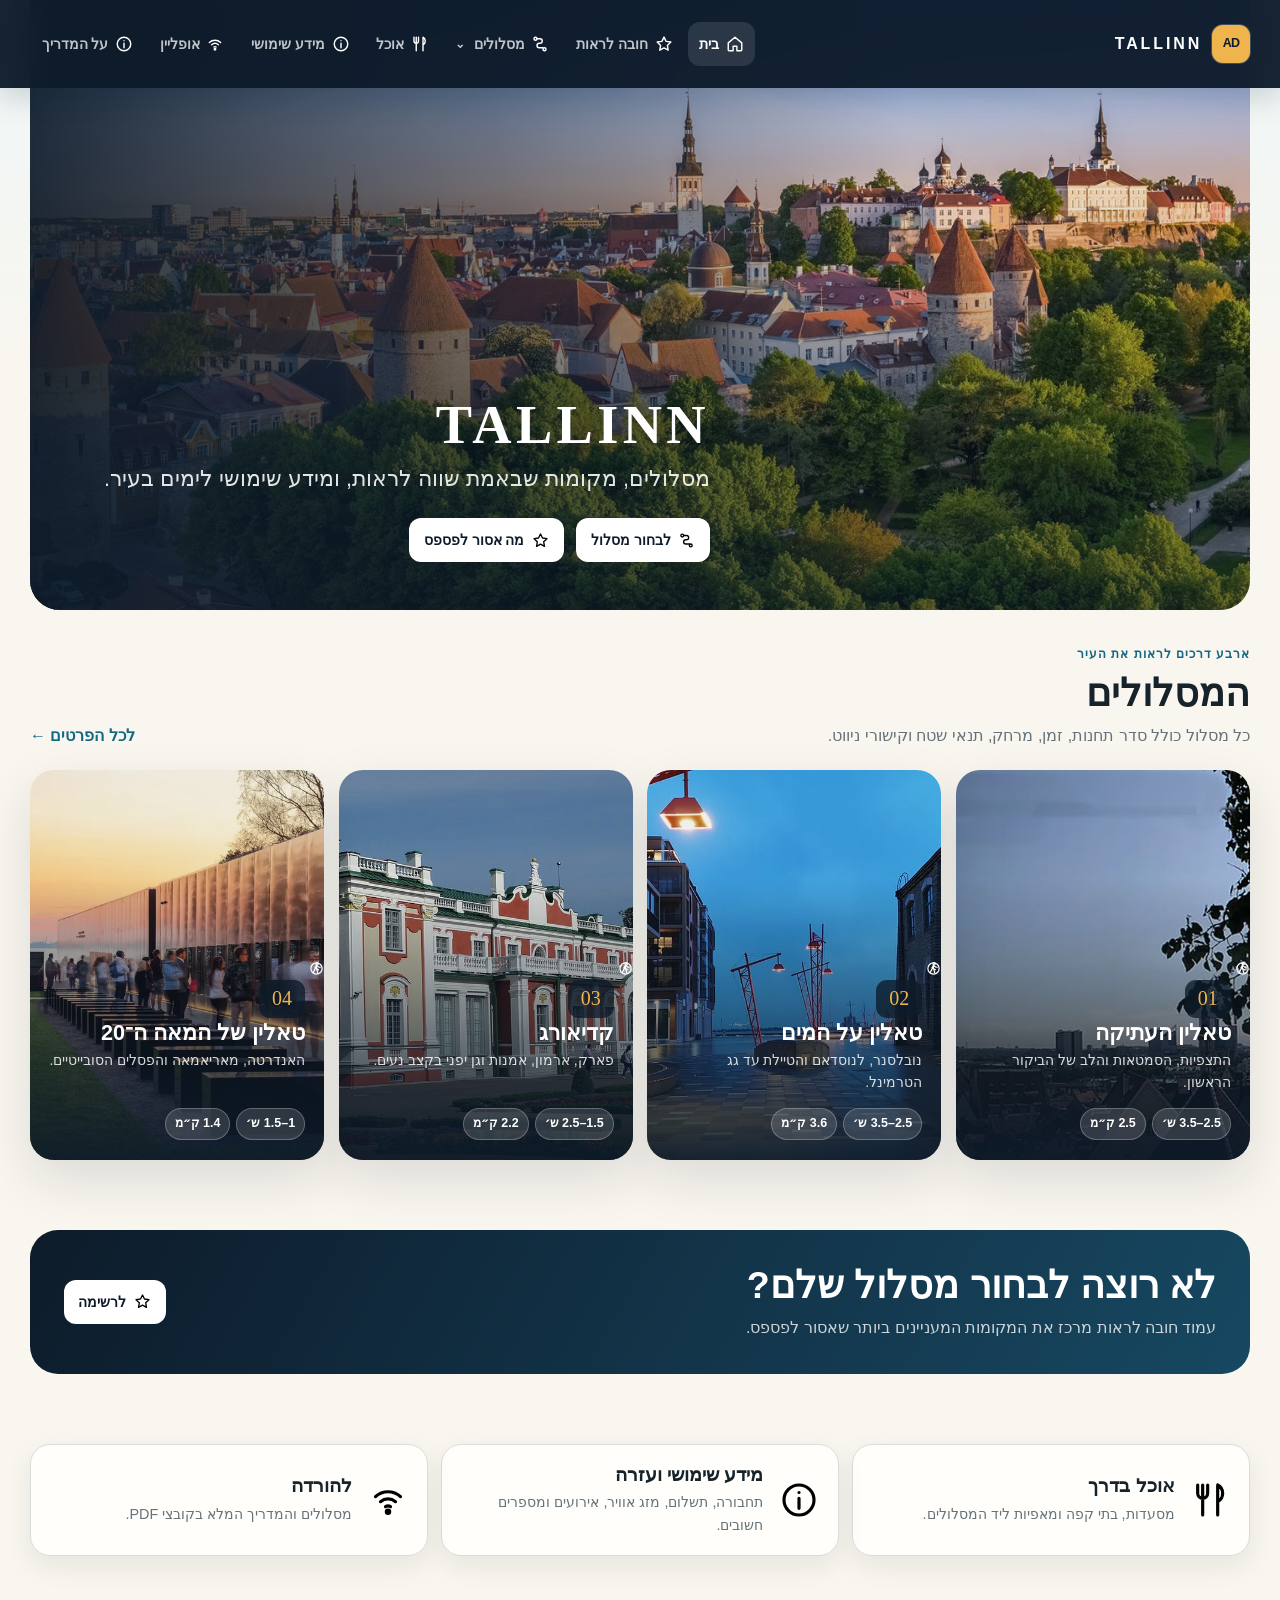
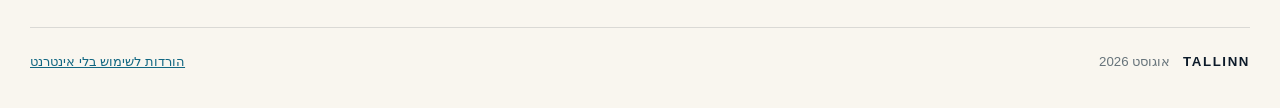
<file: index.html>
<!DOCTYPE html>
<html dir="rtl" lang="he"><head><meta charset="utf-8"/><meta content="width=device-width,initial-scale=1,viewport-fit=cover" name="viewport"/><meta content="#0D1B2A" name="theme-color"/><meta content="מסלולים, מקומות ומידע שימושי לטאלין" name="description"/><title>טאלין</title><link href="assets/images/icon-192.png" rel="icon"/><link href="assets/images/icon-192.png" rel="apple-touch-icon"/><link href="manifest.webmanifest" rel="manifest"/><link href="assets/css/styles.css?v=20260809c" rel="stylesheet"/><script defer="" src="assets/js/app.js?v=20260809c"></script></head><body class="home-page" data-page="index.html"><a class="skip-link" href="#main">דלג לתוכן</a><header class="site-header" id="siteHeader">
<a aria-label="חזרה לדף הבית" class="brand" href="index.html"><span class="brand-copy"><strong>TALLINN</strong></span></a>
<button aria-controls="siteNav" aria-expanded="false" aria-label="פתיחת תפריט" class="menu-button" id="menuButton" type="button"><span></span><span></span><span></span></button>
<nav aria-label="ניווט ראשי" class="site-nav" id="siteNav"><a class="nav-link active" href="index.html"><img alt="" aria-hidden="true" class="nav-icon" src="assets/icons/home.svg"/><span>בית</span></a><a class="nav-link" href="must-see.html"><img alt="" aria-hidden="true" class="nav-icon" src="assets/icons/star.svg"/><span>חובה לראות</span></a><a class="nav-link" href="routes.html"><img alt="" aria-hidden="true" class="nav-icon" src="assets/icons/route.svg"/><span>מסלולים</span></a><a class="nav-link" href="food.html"><img alt="" aria-hidden="true" class="nav-icon" src="assets/icons/food.svg"/><span>אוכל</span></a><a class="nav-link" href="essentials.html"><img alt="" aria-hidden="true" class="nav-icon" src="assets/icons/info.svg"/><span>מידע שימושי</span></a><a class="nav-link" href="about.html"><img alt="" aria-hidden="true" class="nav-icon" src="assets/icons/info.svg"/><span>על המדריך</span></a></nav></header><div class="menu-backdrop" hidden="" id="menuBackdrop"></div><main class="page-shell" id="main"><section class="home-hero">
<img alt="מגדלי החומה, הגגות והצריחים של העיר העתיקה בטאלין" class="home-hero-image" fetchpriority="high" src="assets/images/old-town-hero-r5-optimized.jpg"/><div class="home-hero-overlay"></div>
<div class="home-hero-content"><h1 class="tallinn-lockup">TALLINN</h1><p>מסלולים, מקומות שבאמת שווה לראות, ומידע שימושי לימים בעיר.</p><div class="button-row"><a class="btn btn-light" href="routes.html"><img alt="" aria-hidden="true" class="icon" src="assets/icons/route.svg"/>לבחור מסלול</a><a class="btn btn-light" href="must-see.html"><img alt="" aria-hidden="true" class="icon" src="assets/icons/star.svg"/>מה אסור לפספס</a></div></div></section>
<section class="section first-section"><div class="section-heading"><div><span class="section-kicker">ארבע דרכים לראות את העיר</span><h2>המסלולים</h2><p>כל מסלול כולל סדר תחנות, זמן, מרחק, תנאי שטח וקישורי ניווט.</p></div><a class="text-link" href="routes.html">לכל הפרטים ←</a></div>
<div class="route-card-grid">
<a class="route-card" href="routes.html#old-town"><img alt="העיר העתיקה" src="assets/images/old-town-900.webp"/><div class="route-card-shade"></div><div class="route-card-content"><span>01</span><h3>טאלין העתיקה</h3><p>התצפיות, הסמטאות והלב של הביקור הראשון.</p><div><span class="meta-chip"><img alt="" aria-hidden="true" class="icon" src="assets/icons/clock.svg"/>2.5–3.5 ש׳</span><span class="meta-chip"><img alt="" aria-hidden="true" class="icon" src="assets/icons/walk.svg"/>2.5 ק״מ</span></div></div></a>
<a class="route-card" href="routes.html#waterfront"><img alt="נובלסנר וקו המים" src="assets/images/noblessner-900.webp"/><div class="route-card-shade"></div><div class="route-card-content"><span>02</span><h3>טאלין על המים</h3><p>נובלסנר, לנוסדאם והטיילת עד גג הטרמינל.</p><div><span class="meta-chip"><img alt="" aria-hidden="true" class="icon" src="assets/icons/clock.svg"/>2.5–3.5 ש׳</span><span class="meta-chip"><img alt="" aria-hidden="true" class="icon" src="assets/icons/walk.svg"/>3.6 ק״מ</span></div></div></a>
<a class="route-card" href="routes.html#kadriorg"><img alt="ארמון קדיאורג" src="assets/images/kadriorg-900.webp"/><div class="route-card-shade"></div><div class="route-card-content"><span>03</span><h3>קדיאורג</h3><p>פארק, ארמון, אמנות וגן יפני בקצב נעים.</p><div><span class="meta-chip"><img alt="" aria-hidden="true" class="icon" src="assets/icons/clock.svg"/>1.5–2.5 ש׳</span><span class="meta-chip"><img alt="" aria-hidden="true" class="icon" src="assets/icons/walk.svg"/>2.2 ק״מ</span></div></div></a>
<a class="route-card" href="routes.html#modern-history"><img alt="אנדרטת קורבנות הקומוניזם" src="assets/images/modern-history-900.webp"/><div class="route-card-shade"></div><div class="route-card-content"><span>04</span><h3>טאלין של המאה ה־20</h3><p>האנדרטה, מאריאמאה והפסלים הסובייטיים.</p><div><span class="meta-chip"><img alt="" aria-hidden="true" class="icon" src="assets/icons/clock.svg"/>1–1.5 ש׳</span><span class="meta-chip"><img alt="" aria-hidden="true" class="icon" src="assets/icons/walk.svg"/>1.4 ק״מ</span></div></div></a>
</div></section>
<section class="section"><div class="feature-banner"><div><h2>לא רוצה לבחור מסלול שלם?</h2><p>עמוד חובה לראות מרכז את המקומות המעניינים ביותר שאסור לפספס.</p></div><a class="btn btn-light" href="must-see.html"><img alt="" aria-hidden="true" class="icon" src="assets/icons/star.svg"/>לרשימה</a></div></section>
<section class="section"><div class="mini-grid"><a class="mini-card" href="food.html"><img alt="" aria-hidden="true" class="large-icon" src="assets/icons/food.svg"/><div><h3>אוכל בדרך</h3><p>מסעדות, בתי קפה ומאפיות ליד המסלולים.</p></div></a><a class="mini-card" href="essentials.html"><img alt="" aria-hidden="true" class="large-icon" src="assets/icons/info.svg"/><div><h3>מידע שימושי ועזרה</h3><p>תחבורה, תשלום, מזג אוויר, אירועים ומספרים חשובים.</p></div></a><a class="mini-card" href="offline.html"><img alt="" aria-hidden="true" class="large-icon" src="assets/icons/wifi.svg"/><div><h3>להורדה</h3><p>מסלולים והמדריך המלא בקובצי PDF.</p></div></a></div></section></main><footer class="site-footer"><div><strong>TALLINN</strong><span>אוגוסט 2026</span></div><div class="footer-links"><a href="offline.html">הורדות לשימוש בלי אינטרנט</a></div></footer>
<div aria-live="polite" class="toast" id="toast" role="status"></div>
<!-- Cloudflare Web Analytics --><script type='module' src='https://static.cloudflareinsights.com/beacon.min.js' data-cf-beacon='{"token": "f7202adf0ae546b29831c4b6bbd35217"}'></script><!-- End Cloudflare Web Analytics -->
</body></html>
</file>
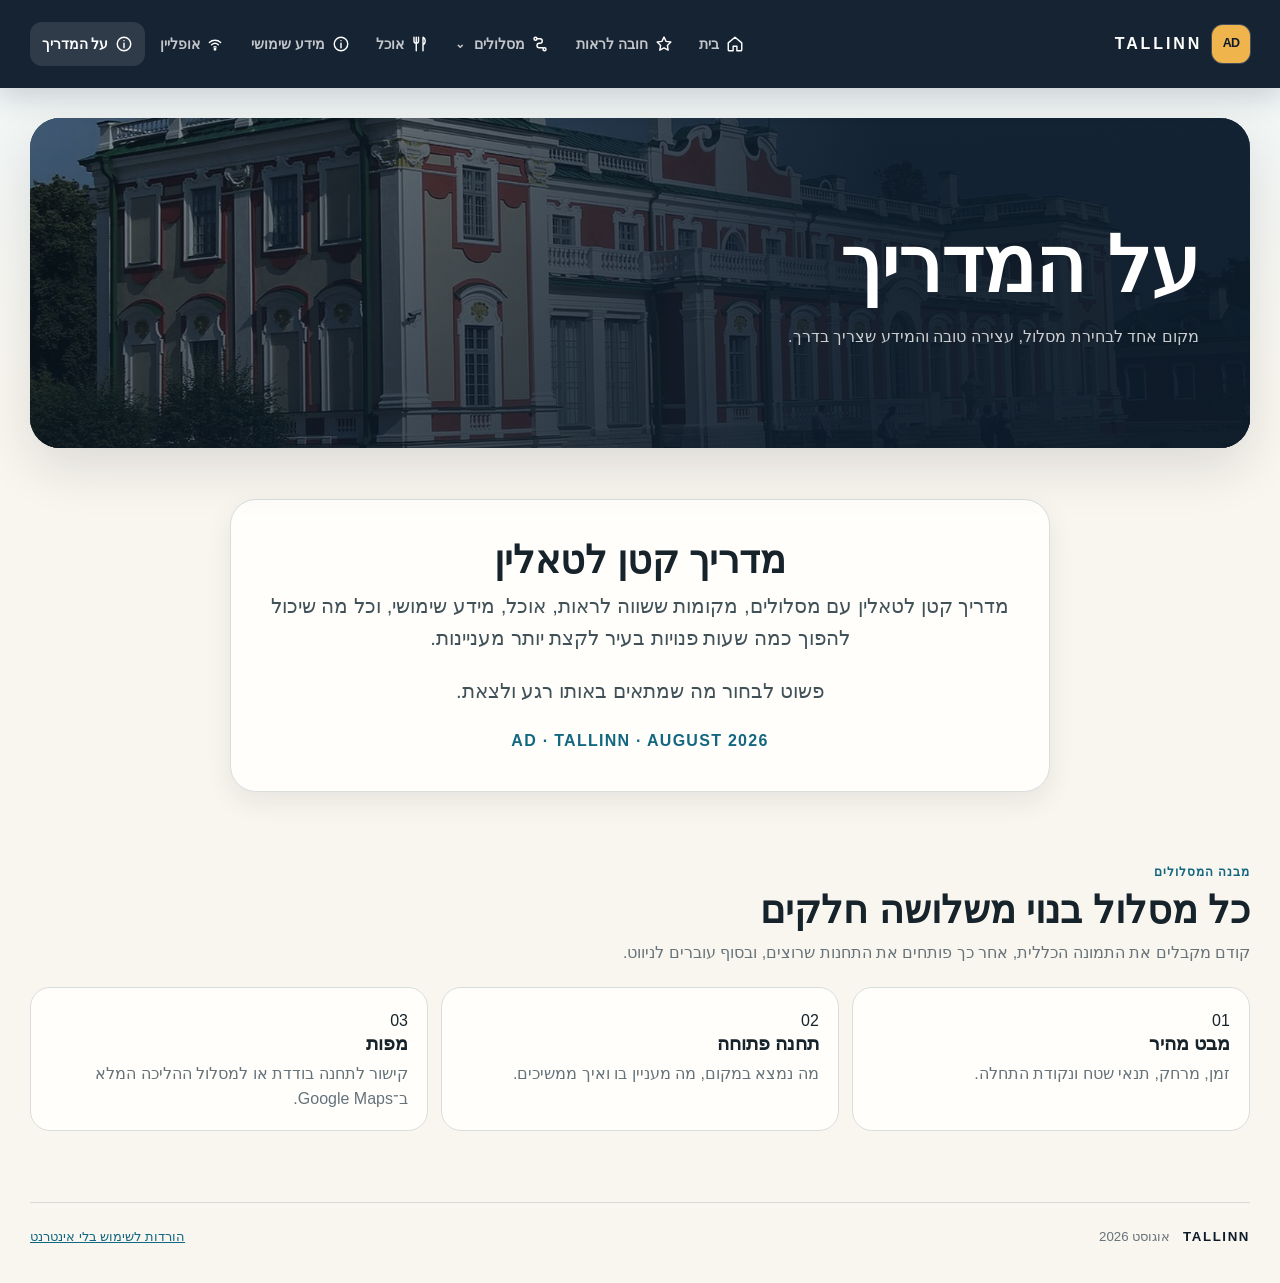
<file: about.html>
<!doctype html>
<html lang="he" dir="rtl">
<head>
<meta charset="utf-8">
<meta name="viewport" content="width=device-width,initial-scale=1,viewport-fit=cover">
<meta name="theme-color" content="#0D1B2A">
<meta name="description" content="על מדריך טאלין ומבנה המסלולים">
<title>על המדריך | טאלין</title>
<link rel="icon" href="assets/images/icon-192.png">
<link rel="apple-touch-icon" href="assets/images/icon-192.png">
<link rel="manifest" href="manifest.webmanifest">
<link rel="stylesheet" href="assets/css/styles.css?v=20260809c">
<script src="assets/js/app.js?v=20260809c" defer>
</script>
</head>
<body data-page="about.html" class="about-page">
<a class="skip-link" href="#main">דלג לתוכן</a>
<header class="site-header" id="siteHeader">
<a class="brand" href="index.html" aria-label="חזרה לדף הבית">
<span class="brand-copy">
<strong>TALLINN</strong>
</span>
</a>
<button class="menu-button" id="menuButton" type="button" aria-expanded="false" aria-controls="siteNav" aria-label="פתיחת תפריט">
<span>
</span>
<span>
</span>
<span>
</span>
</button>
<nav class="site-nav" id="siteNav" aria-label="ניווט ראשי">
<a class="nav-link" href="index.html">
<img class="nav-icon" src="assets/icons/home.svg" alt="" aria-hidden="true">
<span>בית</span>
</a>
<a class="nav-link" href="must-see.html">
<img class="nav-icon" src="assets/icons/star.svg" alt="" aria-hidden="true">
<span>חובה לראות</span>
</a>
<a class="nav-link" href="routes.html">
<img class="nav-icon" src="assets/icons/route.svg" alt="" aria-hidden="true">
<span>מסלולים</span>
</a>
<a class="nav-link" href="food.html">
<img class="nav-icon" src="assets/icons/food.svg" alt="" aria-hidden="true">
<span>אוכל</span>
</a>
<a class="nav-link" href="essentials.html">
<img class="nav-icon" src="assets/icons/info.svg" alt="" aria-hidden="true">
<span>מידע שימושי</span>
</a>
<a class="nav-link active" href="about.html">
<img class="nav-icon" src="assets/icons/info.svg" alt="" aria-hidden="true">
<span>על המדריך</span>
</a>
</nav>
</header>
<div class="menu-backdrop" id="menuBackdrop" hidden>
</div>
<main id="main" class="page-shell">
<section class="page-hero compact visual-hero hero-about">
<div class="page-hero-copy">
<h1>על המדריך</h1>
<p>מקום אחד לבחירת מסלול, עצירה טובה והמידע שצריך בדרך.</p>
</div>
</section>
<section class="section">
<div class="about-card">
<h2>מדריך קטן לטאלין</h2>
<p>מדריך קטן לטאלין עם מסלולים, מקומות ששווה לראות, אוכל, מידע שימושי, וכל מה שיכול להפוך כמה שעות פנויות בעיר לקצת יותר מעניינות.</p>
<p>פשוט לבחור מה שמתאים באותו רגע ולצאת.</p>
<span class="about-signoff">AD · TALLINN · AUGUST 2026</span>
</div>
</section>
<section class="section">
<div class="section-heading">
<div>
<span class="section-kicker">מבנה המסלולים</span>
<h2>כל מסלול בנוי משלושה חלקים</h2>
<p>קודם מקבלים את התמונה הכללית, אחר כך פותחים את התחנות שרוצים, ובסוף עוברים לניווט.</p>
</div>
</div>
<div class="how-grid">
<article class="how-card">
<span>01</span>
<h3>מבט מהיר</h3>
<p>זמן, מרחק, תנאי שטח ונקודת התחלה.</p>
</article>
<article class="how-card">
<span>02</span>
<h3>תחנה פתוחה</h3>
<p>מה נמצא במקום, מה מעניין בו ואיך ממשיכים.</p>
</article>
<article class="how-card">
<span>03</span>
<h3>מפות</h3>
<p>קישור לתחנה בודדת או למסלול ההליכה המלא ב־Google Maps.</p>
</article>
</div>
</section>
</main>
<footer class="site-footer">
<div>
<strong>TALLINN</strong>
<span>אוגוסט 2026</span>
</div>
<div class="footer-links">
<a href="offline.html">הורדות לשימוש בלי אינטרנט</a>
</div>
</footer>
<div class="toast" id="toast" role="status" aria-live="polite">
</div>
  <!-- Cloudflare Web Analytics --><script type='module' src='https://static.cloudflareinsights.com/beacon.min.js' data-cf-beacon='{"token": "f7202adf0ae546b29831c4b6bbd35217"}'></script><!-- End Cloudflare Web Analytics -->
</body>
</html>
</file>
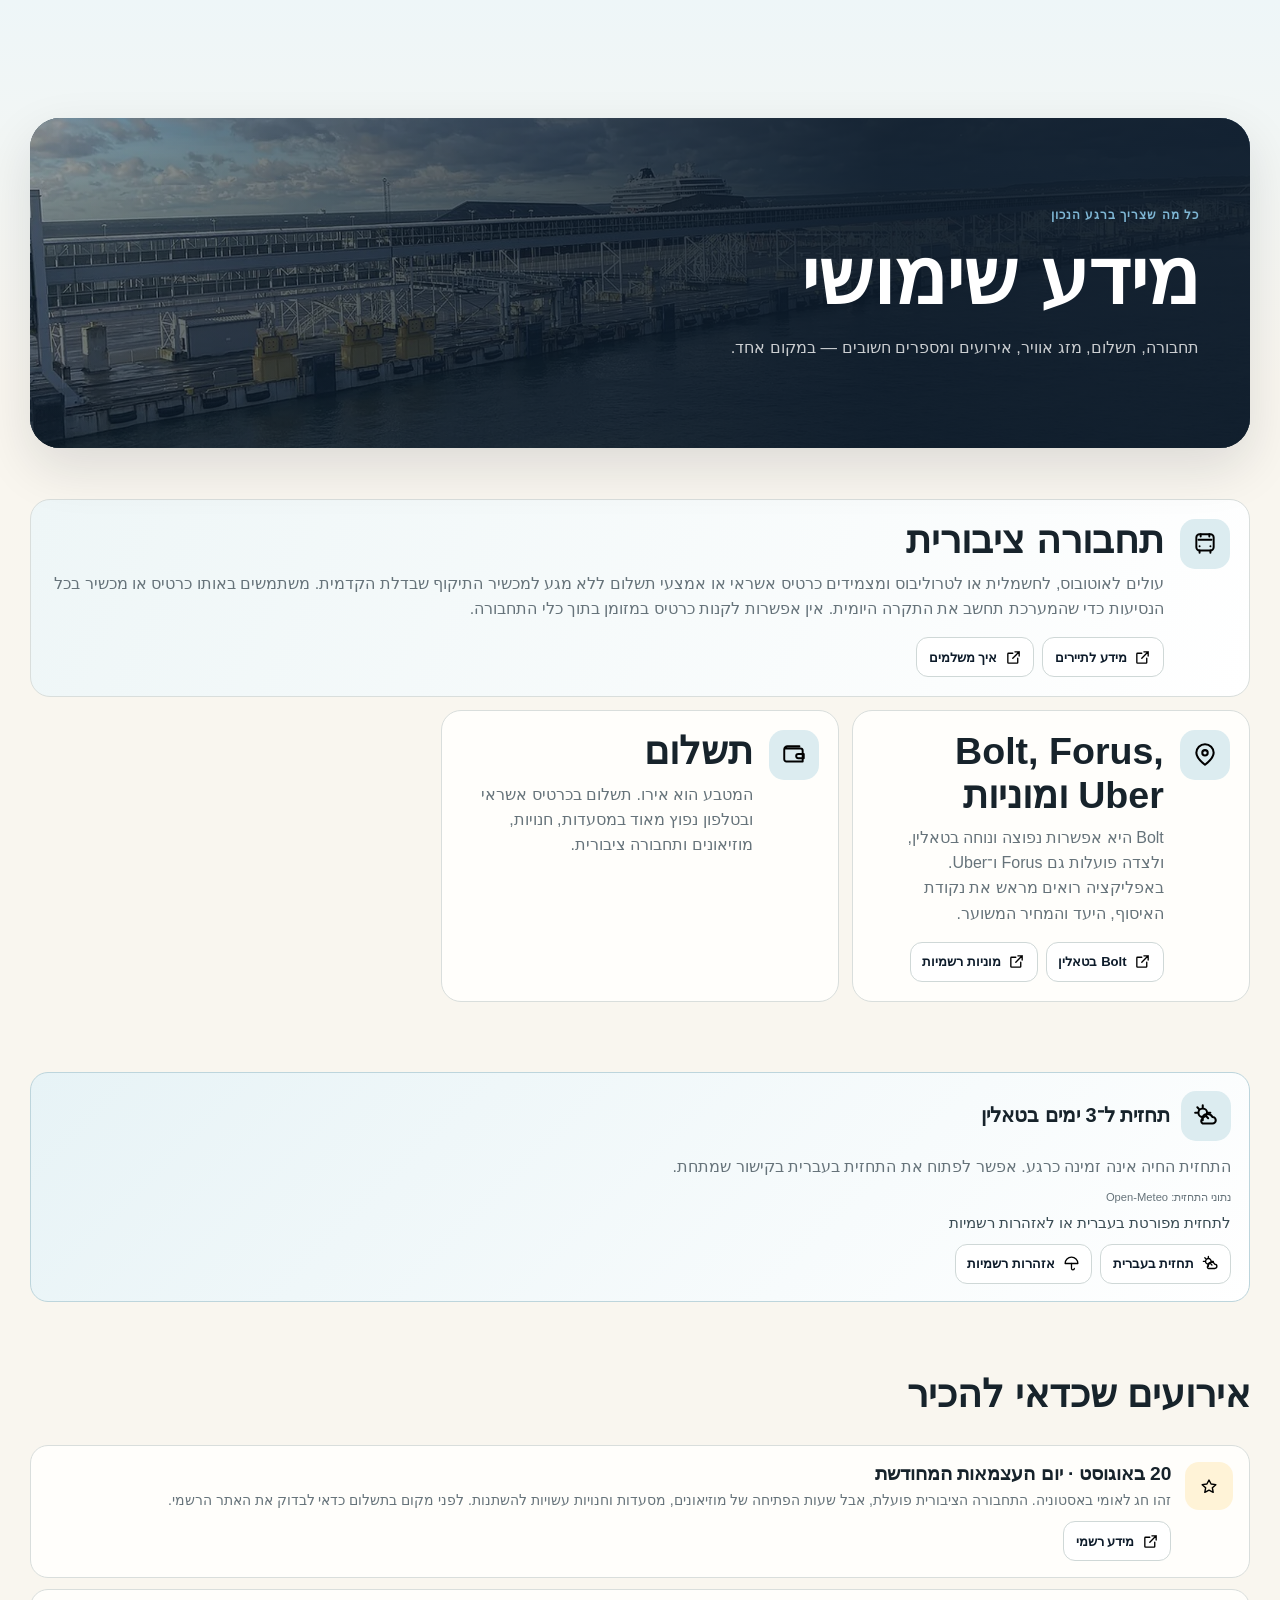
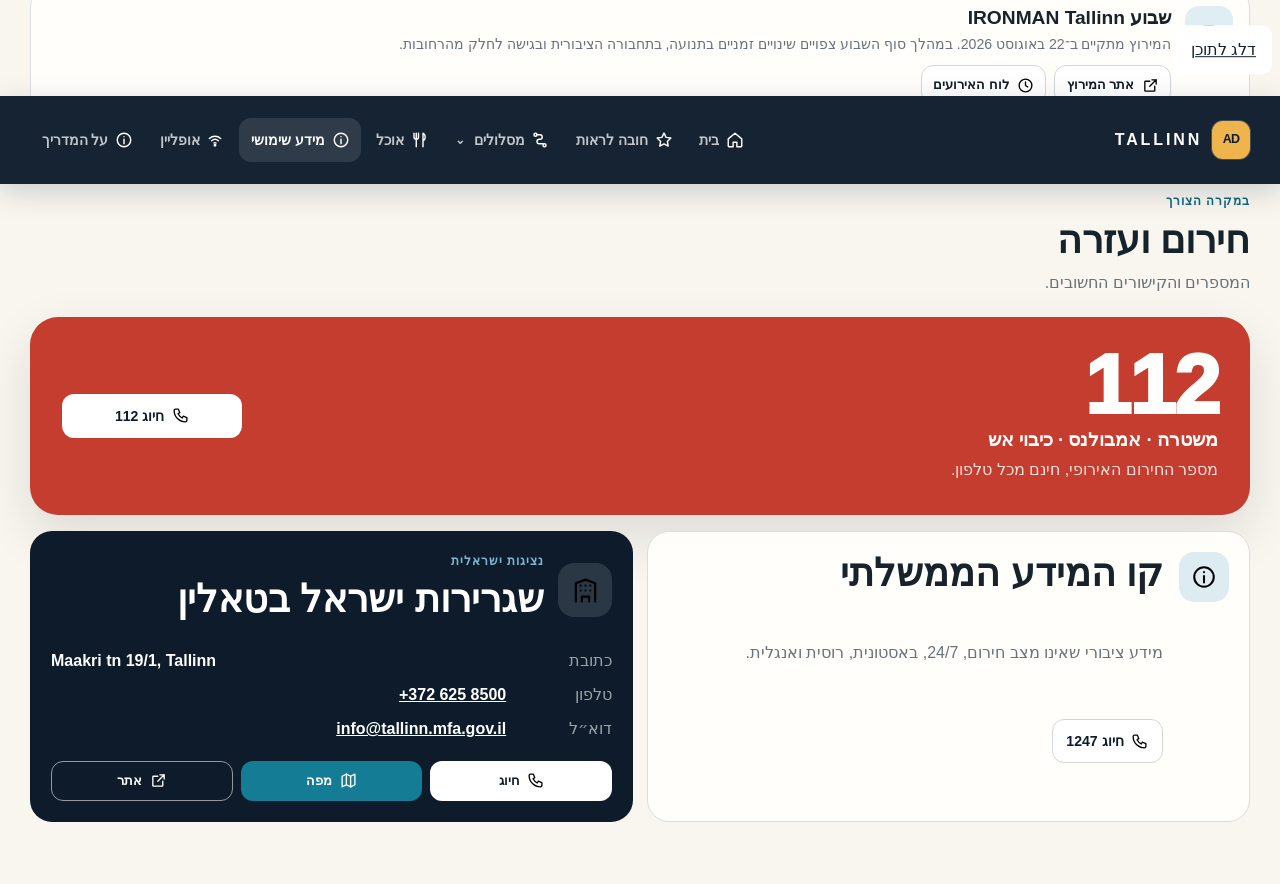
<file: emergency.html>
<!doctype html><html lang="he" dir="rtl"><head><meta charset="utf-8"><meta name="viewport" content="width=device-width,initial-scale=1"><meta http-equiv="refresh" content="0; url=essentials.html#emergency"><title>חירום ועזרה | טאלין</title><link rel="canonical" href="essentials.html#emergency"></head><body><p><a href="essentials.html#emergency">המשך לעמוד חירום ועזרה</a></p>
<!-- Cloudflare Web Analytics --><script type='module' src='https://static.cloudflareinsights.com/beacon.min.js' data-cf-beacon='{"token": "f7202adf0ae546b29831c4b6bbd35217"}'></script><!-- End Cloudflare Web Analytics -->
</body></html>
</file>
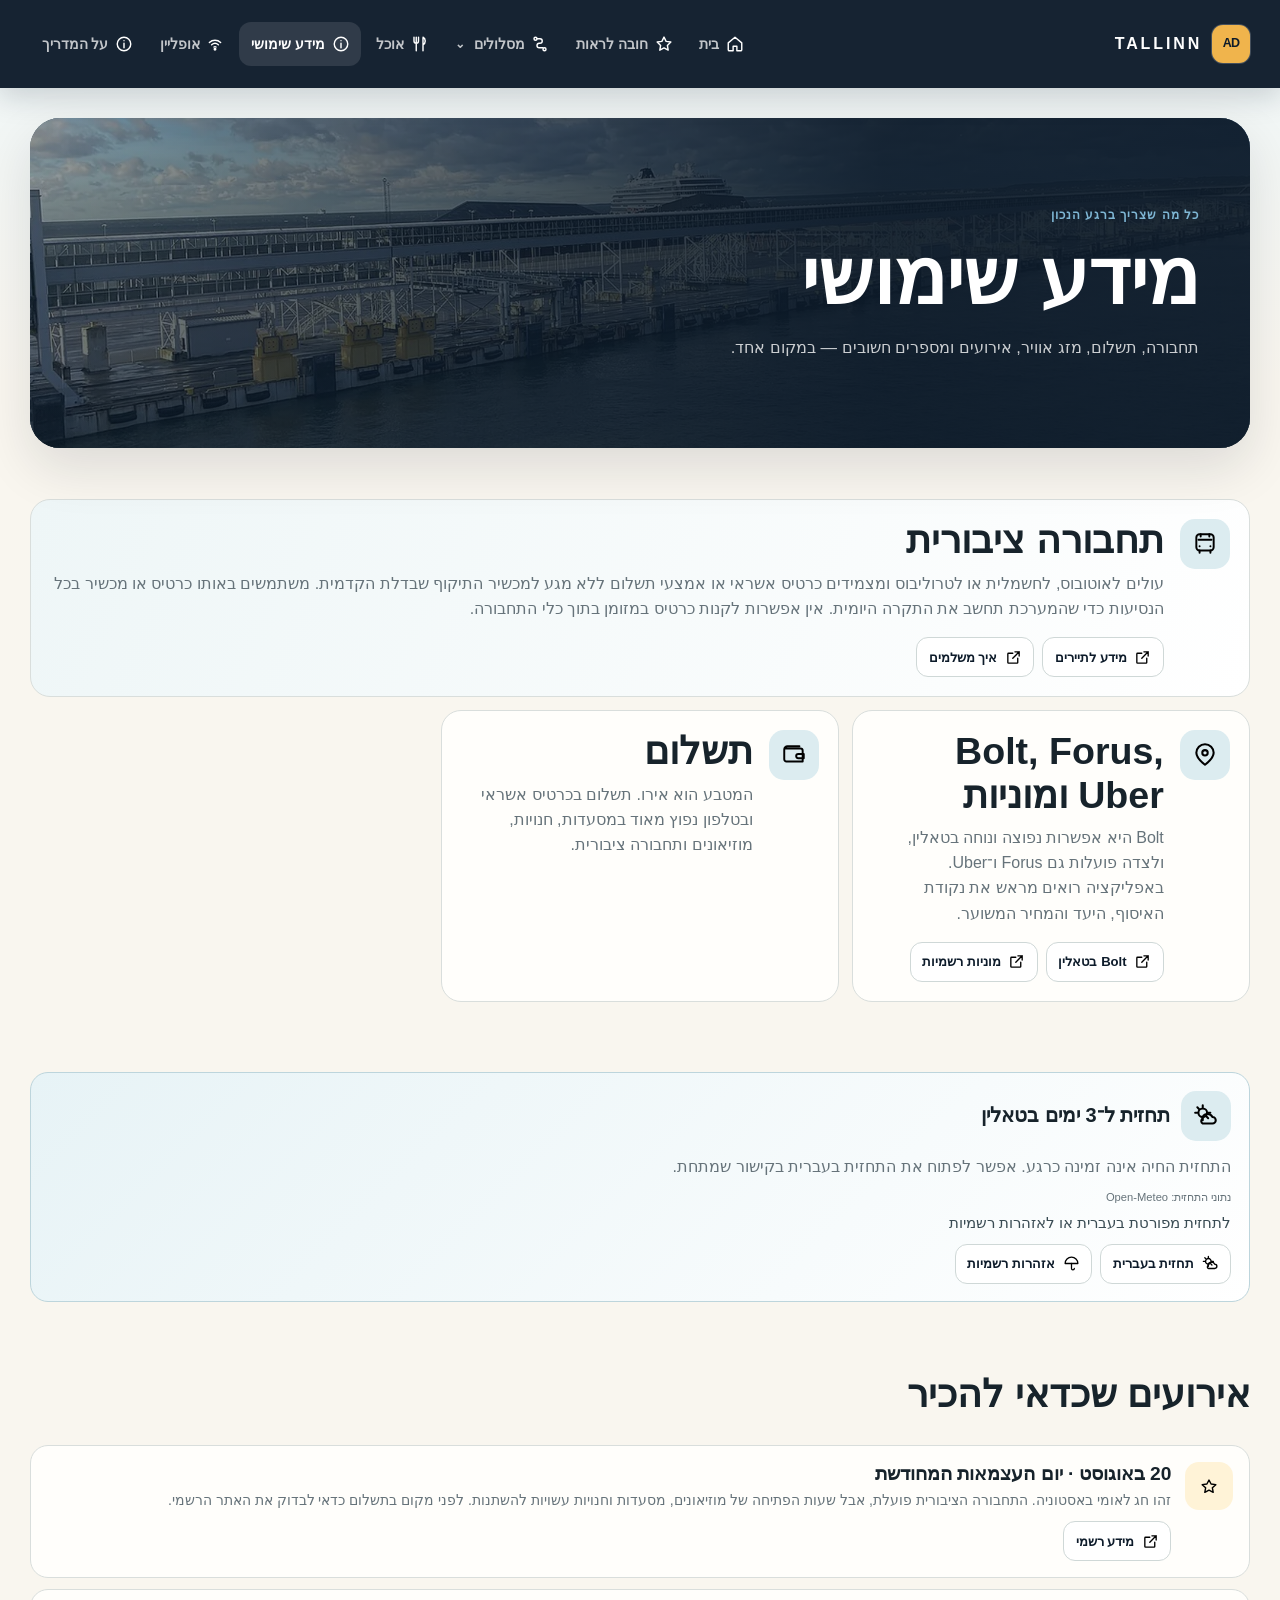
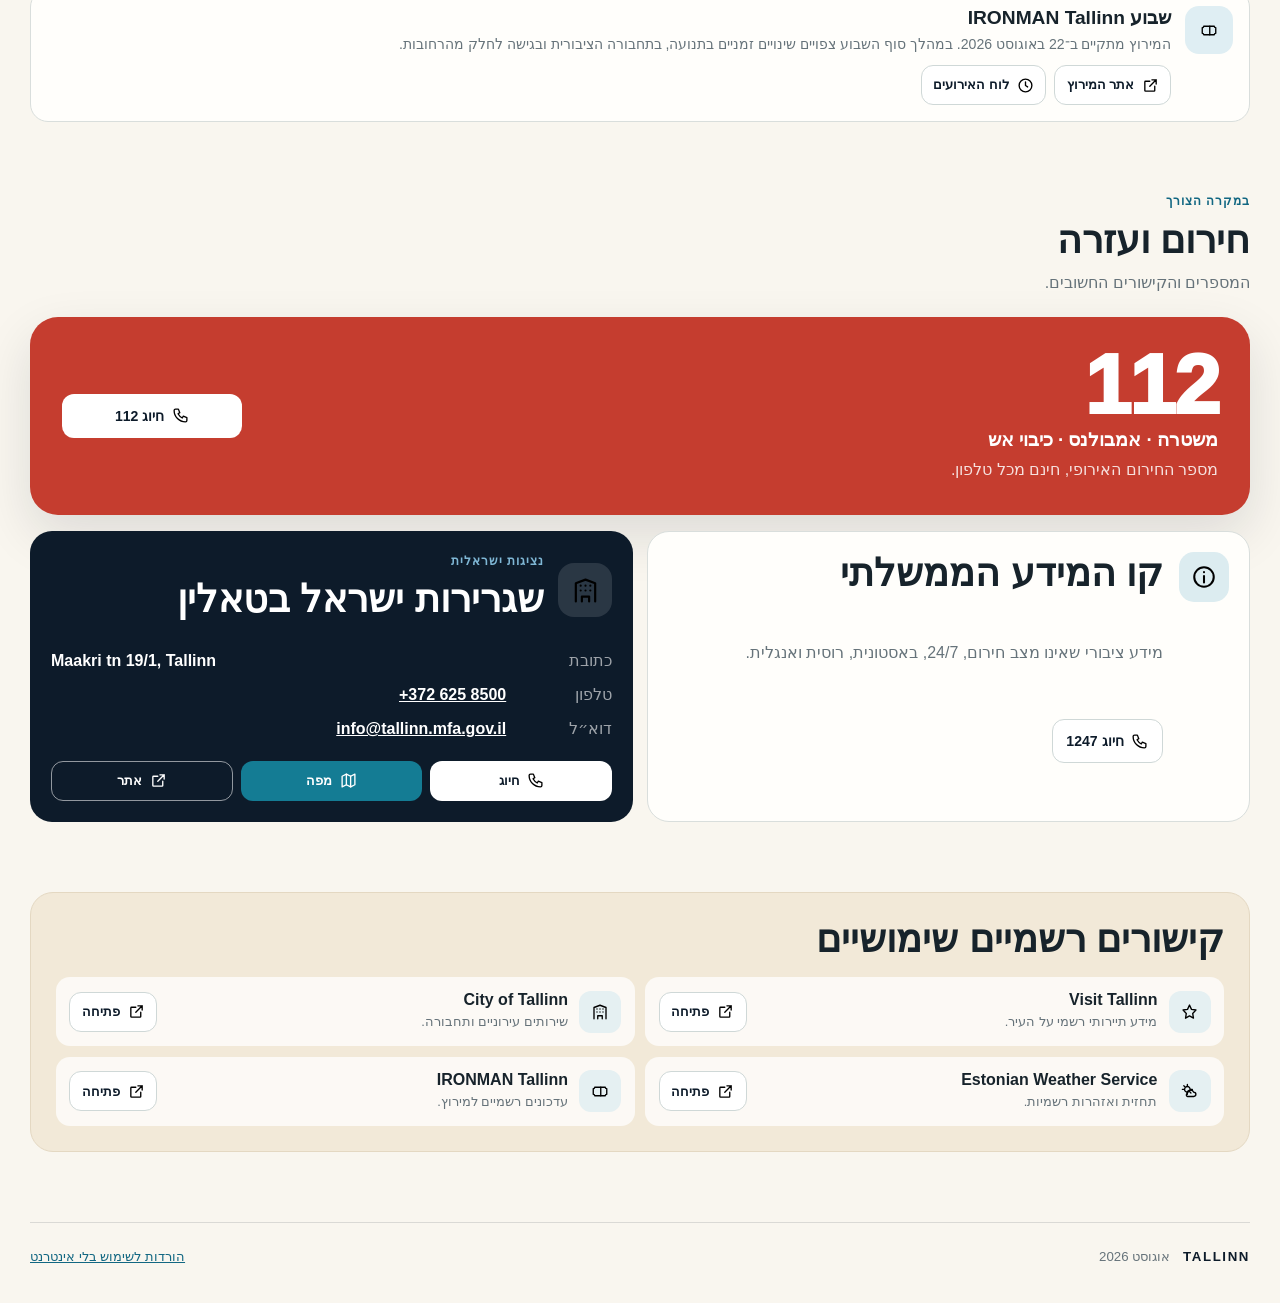
<file: essentials.html>
<!doctype html>
<html lang="he" dir="rtl">
<head>
  <meta charset="utf-8">
  <meta name="viewport" content="width=device-width,initial-scale=1,viewport-fit=cover">
  <meta name="theme-color" content="#0D1B2A">
  <meta name="description" content="תחבורה, תשלום, מזג אוויר וחירום בטאלין">
  <title>מידע שימושי ועזרה | טאלין</title>
  <link rel="icon" href="assets/images/icon-192.png">
  <link rel="apple-touch-icon" href="assets/images/icon-192.png">
  <link rel="manifest" href="manifest.webmanifest">
  <link rel="stylesheet" href="assets/css/styles.css?v=20260809c">
  <script src="assets/js/app.js?v=20260809c" defer>
</script>
</head>
<body class="essentials-page" data-page="essentials.html">
<a class="skip-link" href="#main">דלג לתוכן</a>
<header class="site-header" id="siteHeader">
  <a class="brand" href="index.html" aria-label="חזרה לדף הבית">
<span class="brand-copy">
<strong>TALLINN</strong>
</span>
</a>
  <button class="menu-button" id="menuButton" type="button" aria-expanded="false" aria-controls="siteNav" aria-label="פתיחת תפריט">
<span>
</span>
<span>
</span>
<span>
</span>
</button>
  <nav class="site-nav" id="siteNav" aria-label="ניווט ראשי">
    <a class="nav-link" href="index.html">
<img class="nav-icon" src="assets/icons/home.svg" alt="">
<span>בית</span>
</a>
    <a class="nav-link" href="must-see.html">
<img class="nav-icon" src="assets/icons/star.svg" alt="">
<span>חובה לראות</span>
</a>
    <a class="nav-link" href="routes.html">
<img class="nav-icon" src="assets/icons/route.svg" alt="">
<span>מסלולים</span>
</a>
    <a class="nav-link" href="food.html">
<img class="nav-icon" src="assets/icons/food.svg" alt="">
<span>אוכל</span>
</a>
    <a class="nav-link active" href="essentials.html">
<img class="nav-icon" src="assets/icons/info.svg" alt="">
<span>מידע שימושי</span>
</a>
    <a class="nav-link" href="about.html">
<img class="nav-icon" src="assets/icons/info.svg" alt="">
<span>על המדריך</span>
</a>
  </nav>
</header>
<div class="menu-backdrop" id="menuBackdrop" hidden>
</div>

<main id="main" class="page-shell">
  <section class="page-hero compact visual-hero hero-useful">
<div class="page-hero-copy">
<span class="eyebrow">כל מה שצריך ברגע הנכון</span>
<h1>מידע שימושי</h1>
<p>תחבורה, תשלום, מזג אוויר, אירועים ומספרים חשובים — במקום אחד.</p>
</div>
</section>

  <section class="section">
    <div class="utility-grid">
      <article class="utility-card featured" id="transport">
<div class="utility-icon">
<img class="icon" src="assets/icons/bus.svg" alt="">
</div>
<div>
<h2>תחבורה ציבורית</h2>
<p>עולים לאוטובוס, לחשמלית או לטרוליבוס ומצמידים כרטיס אשראי או אמצעי תשלום ללא מגע למכשיר התיקוף שבדלת הקדמית. משתמשים באותו כרטיס או מכשיר בכל הנסיעות כדי שהמערכת תחשב את התקרה היומית. אין אפשרות לקנות כרטיס במזומן בתוך כלי התחבורה.</p>
<div class="button-row">
<a class="btn btn-secondary btn-small" href="https://www.tallinn.ee/en/mobility/public-transport" target="_blank" rel="noopener noreferrer">
<img class="icon" src="assets/icons/external.svg" alt="">מידע לתיירים</a>
<a class="btn btn-secondary btn-small" href="https://www.tallinn.ee/en/pilet/public-transport-tickets-tallinn" target="_blank" rel="noopener noreferrer">
<img class="icon" src="assets/icons/external.svg" alt="">איך משלמים</a>
</div>
</div>
</article>
      <article class="utility-card">
<div class="utility-icon">
<img class="icon" src="assets/icons/pin.svg" alt="">
</div>
<div>
<h2>Bolt, Forus, Uber ומוניות</h2>
<p>Bolt היא אפשרות נפוצה ונוחה בטאלין, ולצדה פועלות גם Forus ו־Uber. באפליקציה רואים מראש את נקודת האיסוף, היעד והמחיר המשוער.</p>
<div class="button-row">
<a class="btn btn-secondary btn-small" href="https://bolt.eu/en/cities/tallinn/" target="_blank" rel="noopener noreferrer">
<img class="icon" src="assets/icons/external.svg" alt="">Bolt בטאלין</a>
<a class="btn btn-secondary btn-small" href="https://visittallinn.ee/eng/visitor/plan/transport/taxi" target="_blank" rel="noopener noreferrer">
<img class="icon" src="assets/icons/external.svg" alt="">מוניות רשמיות</a>
</div>
</div>
</article>
      <article class="utility-card">
<div class="utility-icon">
<img class="icon" src="assets/icons/wallet.svg" alt="">
</div>
<div>
<h2>תשלום</h2>
<p>המטבע הוא אירו. תשלום בכרטיס אשראי ובטלפון נפוץ מאוד במסעדות, חנויות, מוזיאונים ותחבורה ציבורית.</p>
</div>
</article>
    </div>
  </section>

  <section class="section" id="weather">
    <div class="weather-panel">
      <div class="weather-panel-header">
<div class="utility-icon">
<img class="icon" src="assets/icons/weather.svg" alt="">
</div>
<div>
<h2>תחזית ל־3 ימים בטאלין</h2>
</div>
</div>
      <div class="weather-forecast" id="weatherForecast" aria-live="polite" aria-busy="true">
<article>
<strong>טוען</strong>
<span>תחזית עדכנית</span>
</article>
<article>
<strong>טוען</strong>
<span>תחזית עדכנית</span>
</article>
<article>
<strong>טוען</strong>
<span>תחזית עדכנית</span>
</article>
</div>
      <p class="weather-source">נתוני התחזית: <span dir="ltr">Open-Meteo</span></p>
      <p class="weather-links-intro">לתחזית מפורטת בעברית או לאזהרות רשמיות</p>
      <div class="button-row">
<a class="btn btn-secondary btn-small" href="https://www.accuweather.com/he/ee/tallinn/127964/weather-forecast/127964" target="_blank" rel="noopener noreferrer">
<img class="icon" src="assets/icons/weather.svg" alt="">תחזית בעברית</a>
<a class="btn btn-secondary btn-small" href="https://www.ilmateenistus.ee/ilm/prognoosid/hoiatused/?lang=en" target="_blank" rel="noopener noreferrer">
<img class="icon" src="assets/icons/umbrella.svg" alt="">אזהרות רשמיות</a>
</div>
    </div>
  </section>

  <section class="section" aria-labelledby="events-title">
    <div class="section-heading">
<div>
<h2 id="events-title">אירועים שכדאי להכיר</h2>
</div>
</div>
    <article class="event-card">
<span>
<img class="icon" src="assets/icons/star.svg" alt="">
</span>
<div>
<h2>20 באוגוסט · יום העצמאות המחודשת</h2>
<p>זהו חג לאומי באסטוניה. התחבורה הציבורית פועלת, אבל שעות הפתיחה של מוזיאונים, מסעדות וחנויות עשויות להשתנות. לפני מקום בתשלום כדאי לבדוק את האתר הרשמי.</p>
<a class="btn btn-secondary btn-small" href="https://visittallinn.ee/eng/visitor/news/33470/opening-hours-of-attractions-on-independence-restoration-day-august-20" target="_blank" rel="noopener noreferrer">
<img class="icon" src="assets/icons/external.svg" alt="">מידע רשמי</a>
</div>
</article>
    <article class="event-card ironman">
<span>
<img class="icon" src="assets/icons/ticket.svg" alt="">
</span>
<div>
<h2>שבוע IRONMAN Tallinn</h2>
<p>המירוץ מתקיים ב־22 באוגוסט 2026. במהלך סוף השבוע צפויים שינויים זמניים בתנועה, בתחבורה הציבורית ובגישה לחלק מהרחובות.</p>
<div class="button-row">
<a class="btn btn-secondary btn-small" href="https://www.ironman.com/races/im-tallinn" target="_blank" rel="noopener noreferrer">
<img class="icon" src="assets/icons/external.svg" alt="">אתר המירוץ</a>
<a class="btn btn-secondary btn-small" href="https://www.ironman.com/races/im-tallinn/schedule" target="_blank" rel="noopener noreferrer">
<img class="icon" src="assets/icons/clock.svg" alt="">לוח האירועים</a>
</div>
</div>
</article>
  </section>

  <section class="section" id="emergency">
    <div class="section-heading">
<div>
<span class="section-kicker">במקרה הצורך</span>
<h2>חירום ועזרה</h2>
<p>המספרים והקישורים החשובים.</p>
</div>
</div>
    <div class="emergency-hero">
<div>
<span class="emergency-number">112</span>
<h3>משטרה · אמבולנס · כיבוי אש</h3>
<p>מספר החירום האירופי, חינם מכל טלפון.</p>
</div>
<div class="emergency-actions">
<a class="btn btn-light" href="tel:112">
<img class="icon" src="assets/icons/phone.svg" alt="">חיוג 112</a>
</div>
</div>
    <div class="emergency-grid">
      <article class="emergency-card">
<div class="utility-icon">
<img class="icon" src="assets/icons/info.svg" alt="">
</div>
<h2>קו המידע הממשלתי</h2>
<p>מידע ציבורי שאינו מצב חירום, 24/7, באסטונית, רוסית ואנגלית.</p>
<a class="btn btn-secondary" href="tel:1247">
<img class="icon" src="assets/icons/phone.svg" alt="">חיוג 1247</a>
</article>
      <article class="embassy-card">
<div class="embassy-title">
<span>
<img class="icon" src="assets/icons/building.svg" alt="">
</span>
<div>
<span class="section-kicker">נציגות ישראלית</span>
<h2>שגרירות ישראל בטאלין</h2>
</div>
</div>
<dl>
<dt>כתובת</dt>
<dd dir="ltr">Maakri tn 19/1, Tallinn</dd>
<dt>טלפון</dt>
<dd>
<a dir="ltr" href="tel:+3726258500">+372 625 8500</a>
</dd>
<dt>דוא״ל</dt>
<dd>
<a dir="ltr" href="mailto:info@tallinn.mfa.gov.il">info@tallinn.mfa.gov.il</a>
</dd>
</dl>
<div class="button-row">
<a class="btn btn-light btn-small" href="tel:+3726258500">
<img class="icon" src="assets/icons/phone.svg" alt="">חיוג</a>
<a class="btn btn-map btn-small" href="https://www.google.com/maps/search/?api=1&amp;query=Maakri%20tn%2019%2F1%2C%20Tallinn%2C%20Estonia" target="_blank" rel="noopener noreferrer">
<img class="icon" src="assets/icons/map.svg" alt="">מפה</a>
<a class="btn btn-outline-light btn-small" href="https://embassies.gov.il/estonia/he" target="_blank" rel="noopener noreferrer">
<img class="icon" src="assets/icons/external.svg" alt="">אתר</a>
</div>
</article>
    </div>
  </section>

  <section class="section" id="official-links">
<div class="soft-panel">
<h2>קישורים רשמיים שימושיים</h2>
<div class="official-link-list">
    <article class="official-link-item">
<span>
<img class="icon" src="assets/icons/star.svg" alt="">
</span>
<div>
<h3>Visit Tallinn</h3>
<p>מידע תיירותי רשמי על העיר.</p>
</div>
<a class="btn btn-secondary btn-small" href="https://visittallinn.ee/eng/visitor" target="_blank" rel="noopener noreferrer">
<img class="icon" src="assets/icons/external.svg" alt="">פתיחה</a>
</article>
    <article class="official-link-item">
<span>
<img class="icon" src="assets/icons/building.svg" alt="">
</span>
<div>
<h3>City of Tallinn</h3>
<p>שירותים עירוניים ותחבורה.</p>
</div>
<a class="btn btn-secondary btn-small" href="https://www.tallinn.ee/en" target="_blank" rel="noopener noreferrer">
<img class="icon" src="assets/icons/external.svg" alt="">פתיחה</a>
</article>
    <article class="official-link-item">
<span>
<img class="icon" src="assets/icons/weather.svg" alt="">
</span>
<div>
<h3>Estonian Weather Service</h3>
<p>תחזית ואזהרות רשמיות.</p>
</div>
<a class="btn btn-secondary btn-small" href="https://www.ilmateenistus.ee/?lang=en" target="_blank" rel="noopener noreferrer">
<img class="icon" src="assets/icons/external.svg" alt="">פתיחה</a>
</article>
    <article class="official-link-item">
<span>
<img class="icon" src="assets/icons/ticket.svg" alt="">
</span>
<div>
<h3>IRONMAN Tallinn</h3>
<p>עדכונים רשמיים למירוץ.</p>
</div>
<a class="btn btn-secondary btn-small" href="https://www.ironman.com/races/im-tallinn" target="_blank" rel="noopener noreferrer">
<img class="icon" src="assets/icons/external.svg" alt="">פתיחה</a>
</article>
  </div>
</div>
</section>
</main>

<footer class="site-footer">
<div>
<strong>TALLINN</strong>
<span>אוגוסט 2026</span>
</div>
<div class="footer-links">
<a href="offline.html">הורדות לשימוש בלי אינטרנט</a>
</div>
</footer>

<div class="toast" id="toast" role="status" aria-live="polite">
</div>
  <!-- Cloudflare Web Analytics --><script type='module' src='https://static.cloudflareinsights.com/beacon.min.js' data-cf-beacon='{"token": "f7202adf0ae546b29831c4b6bbd35217"}'></script><!-- End Cloudflare Web Analytics -->
</body>
</html>
</file>
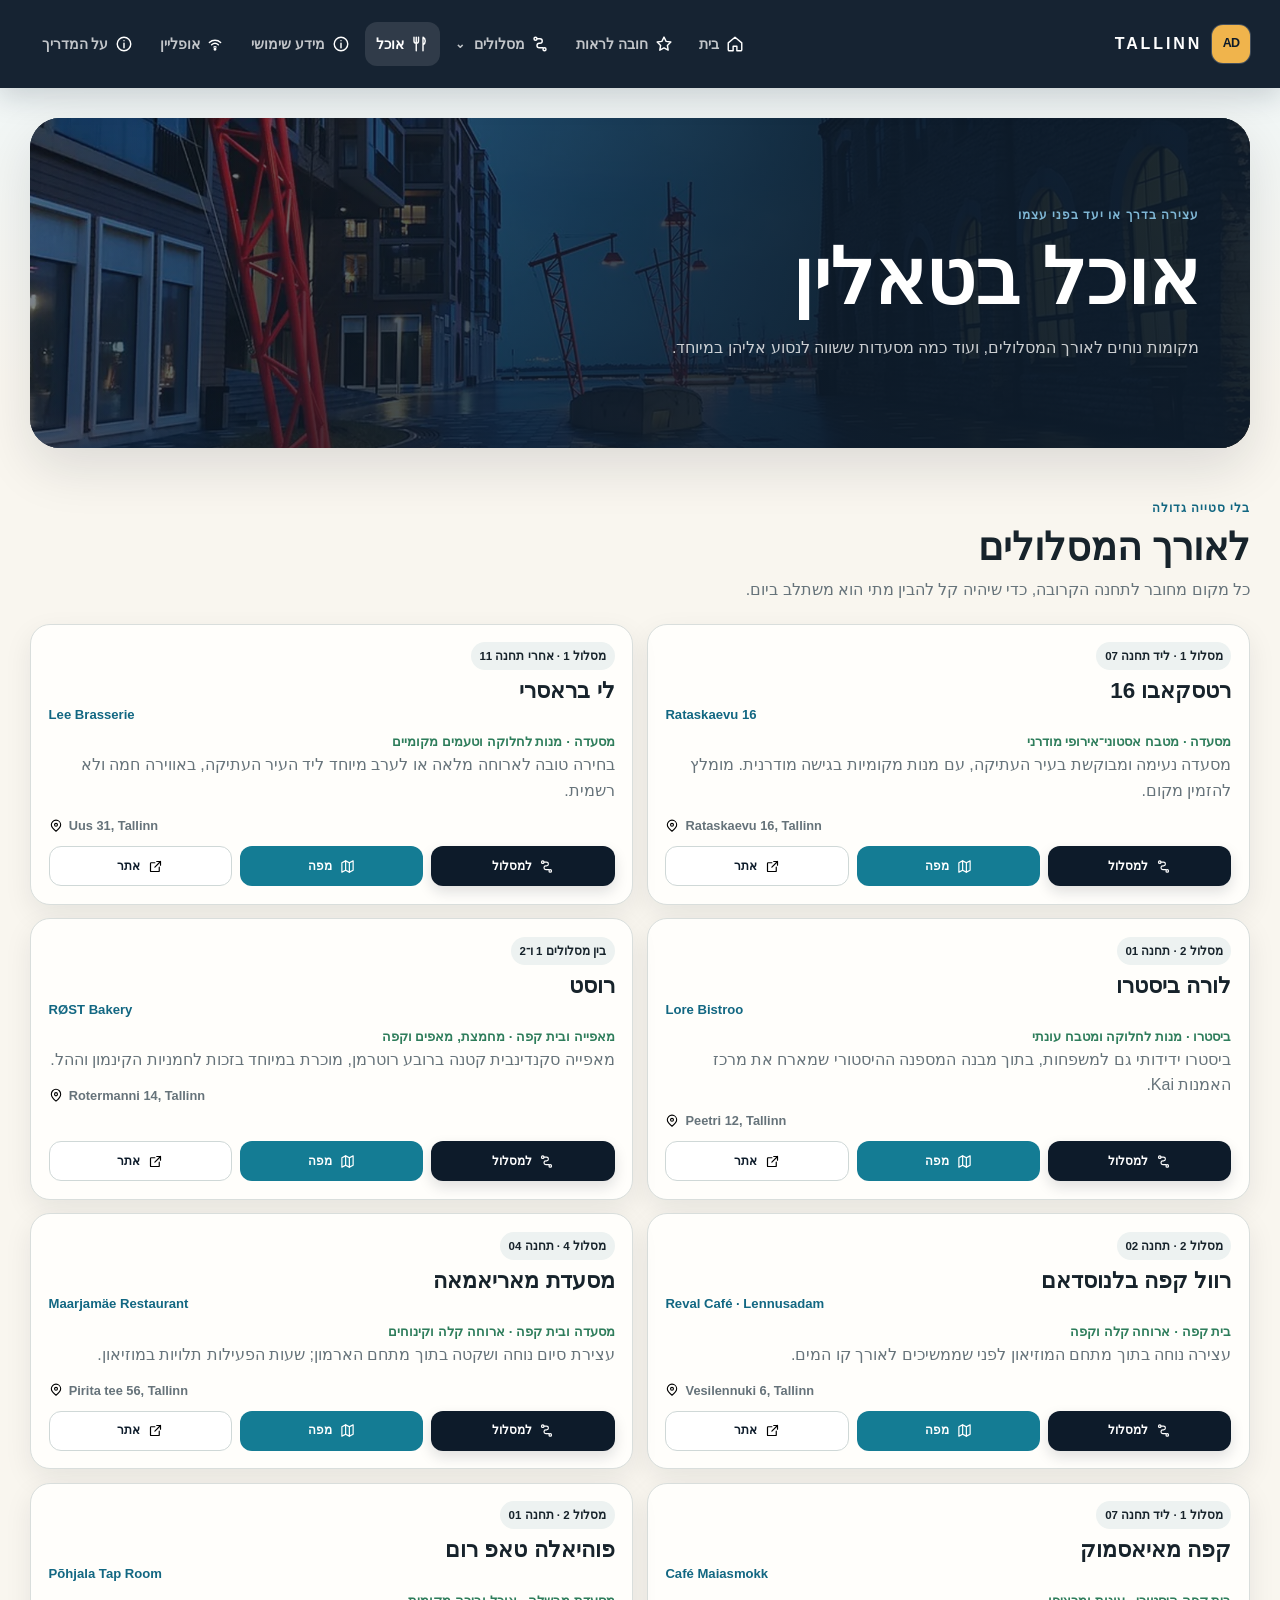
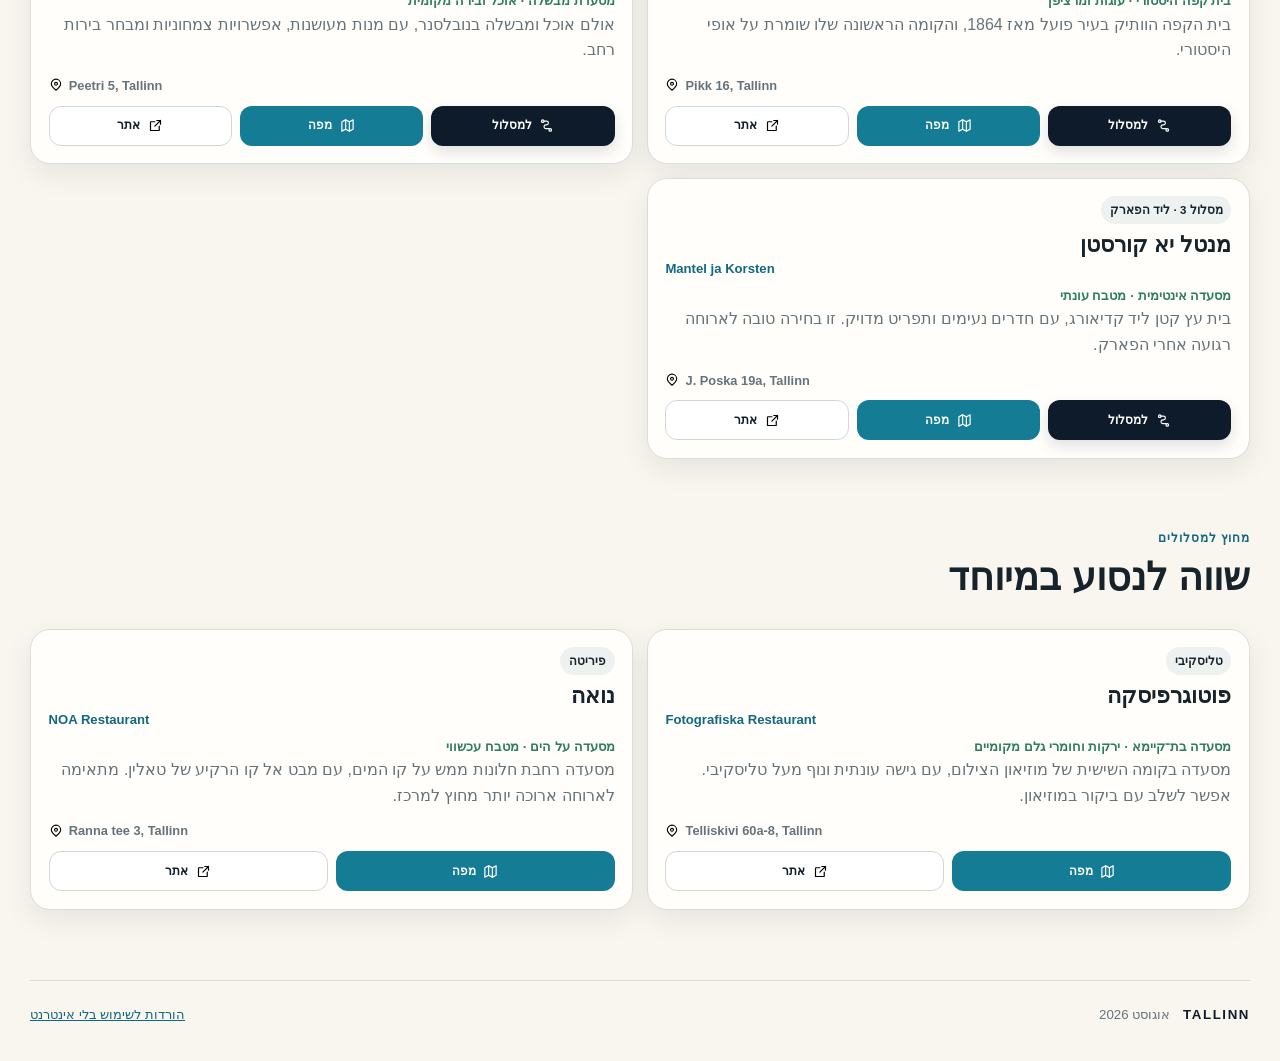
<file: food.html>
<!doctype html>
<html lang="he" dir="rtl">
<head>
  <meta charset="utf-8">
  <meta name="viewport" content="width=device-width,initial-scale=1,viewport-fit=cover">
  <meta name="theme-color" content="#0D1B2A">
  <meta name="description" content="מסעדות, בתי קפה ומאפיות מומלצים בטאלין">
  <title>אוכל | טאלין</title>
  <link rel="icon" href="assets/images/icon-192.png">
  <link rel="apple-touch-icon" href="assets/images/icon-192.png">
  <link rel="manifest" href="manifest.webmanifest">
  <link rel="stylesheet" href="assets/css/styles.css?v=20260809c">
  <script src="assets/js/app.js?v=20260809c" defer>
</script>
</head>
<body data-page="food.html" class="food-page">
<a class="skip-link" href="#main">דלג לתוכן</a>
<header class="site-header" id="siteHeader">
  <a class="brand" href="index.html" aria-label="חזרה לדף הבית">
<span class="brand-copy">
<strong>TALLINN</strong>
</span>
</a>
  <button class="menu-button" id="menuButton" type="button" aria-expanded="false" aria-controls="siteNav" aria-label="פתיחת תפריט">
<span>
</span>
<span>
</span>
<span>
</span>
</button>
  <nav class="site-nav" id="siteNav" aria-label="ניווט ראשי">
    <a class="nav-link" href="index.html">
<img class="nav-icon" src="assets/icons/home.svg" alt="">
<span>בית</span>
</a>
    <a class="nav-link" href="must-see.html">
<img class="nav-icon" src="assets/icons/star.svg" alt="">
<span>חובה לראות</span>
</a>
    <a class="nav-link" href="routes.html">
<img class="nav-icon" src="assets/icons/route.svg" alt="">
<span>מסלולים</span>
</a>
    <a class="nav-link active" href="food.html">
<img class="nav-icon" src="assets/icons/food.svg" alt="">
<span>אוכל</span>
</a>
    <a class="nav-link" href="essentials.html">
<img class="nav-icon" src="assets/icons/info.svg" alt="">
<span>מידע שימושי</span>
</a>
    <a class="nav-link" href="about.html">
<img class="nav-icon" src="assets/icons/info.svg" alt="">
<span>על המדריך</span>
</a>
  </nav>
</header>
<div class="menu-backdrop" id="menuBackdrop" hidden>
</div>

<main id="main" class="page-shell">
  <section class="page-hero compact visual-hero hero-food">
    <div class="page-hero-copy">
<span class="eyebrow">עצירה בדרך או יעד בפני עצמו</span>
<h1>אוכל בטאלין</h1>
<p>מקומות נוחים לאורך המסלולים, ועוד כמה מסעדות ששווה לנסוע אליהן במיוחד.</p>
</div>
  </section>

  <section class="section food-section">
    <div class="section-heading">
<div>
<span class="section-kicker">בלי סטייה גדולה</span>
<h2>לאורך המסלולים</h2>
<p>כל מקום מחובר לתחנה הקרובה, כדי שיהיה קל להבין מתי הוא משתלב ביום.</p>
</div>
</div>
    <div class="food-grid">
      <article class="food-card">
        <div class="food-card-top">
<span class="area-pill">מסלול 1 · ליד תחנה 07</span>
</div>
        <h2>רטסקאבו 16</h2>
<span class="latin-name" dir="ltr">Rataskaevu 16</span>
<span class="food-type">מסעדה · מטבח אסטוני־אירופי מודרני</span>
        <p>מסעדה נעימה ומבוקשת בעיר העתיקה, עם מנות מקומיות בגישה מודרנית. מומלץ להזמין מקום.</p>
        <p class="place-address">
<img class="icon" src="assets/icons/pin.svg" alt="">Rataskaevu 16, Tallinn</p>
        <div class="button-row">
<a class="btn btn-primary btn-small" href="routes.html#r1-s07">
<img class="icon" src="assets/icons/route.svg" alt="">למסלול</a>
<a class="btn btn-map btn-small" href="https://www.google.com/maps/search/?api=1&amp;query=Rataskaevu%2016%2C%20Tallinn%2C%20Estonia" target="_blank" rel="noopener noreferrer">
<img class="icon" src="assets/icons/map.svg" alt="">מפה</a>
<a class="btn btn-secondary btn-small" href="https://www.rataskaevu16.ee/home" target="_blank" rel="noopener noreferrer">
<img class="icon" src="assets/icons/external.svg" alt="">אתר</a>
</div>
      </article>
      <article class="food-card">
        <div class="food-card-top">
<span class="area-pill">מסלול 1 · אחרי תחנה 11</span>
</div>
        <h2>לי בראסרי</h2>
<span class="latin-name" dir="ltr">Lee Brasserie</span>
<span class="food-type">מסעדה · מנות לחלוקה וטעמים מקומיים</span>
        <p>בחירה טובה לארוחה מלאה או לערב מיוחד ליד העיר העתיקה, באווירה חמה ולא רשמית.</p>
        <p class="place-address">
<img class="icon" src="assets/icons/pin.svg" alt="">Uus 31, Tallinn</p>
        <div class="button-row">
<a class="btn btn-primary btn-small" href="routes.html#r1-s11">
<img class="icon" src="assets/icons/route.svg" alt="">למסלול</a>
<a class="btn btn-map btn-small" href="https://www.google.com/maps/search/?api=1&amp;query=Uus%2031%2C%20Tallinn%2C%20Estonia" target="_blank" rel="noopener noreferrer">
<img class="icon" src="assets/icons/map.svg" alt="">מפה</a>
<a class="btn btn-secondary btn-small" href="https://leebrasserie.ee/en/" target="_blank" rel="noopener noreferrer">
<img class="icon" src="assets/icons/external.svg" alt="">אתר</a>
</div>
      </article>
      <article class="food-card">
        <div class="food-card-top">
<span class="area-pill">מסלול 2 · תחנה 01</span>
</div>
        <h2>לורה ביסטרו</h2>
<span class="latin-name" dir="ltr">Lore Bistroo</span>
<span class="food-type">ביסטרו · מנות לחלוקה ומטבח עונתי</span>
        <p>ביסטרו ידידותי גם למשפחות, בתוך מבנה המספנה ההיסטורי שמארח את מרכז האמנות Kai.</p>
        <p class="place-address">
<img class="icon" src="assets/icons/pin.svg" alt="">Peetri 12, Tallinn</p>
        <div class="button-row">
<a class="btn btn-primary btn-small" href="routes.html#r2-s01">
<img class="icon" src="assets/icons/route.svg" alt="">למסלול</a>
<a class="btn btn-map btn-small" href="https://www.google.com/maps/search/?api=1&amp;query=Peetri%2012%2C%20Tallinn%2C%20Estonia" target="_blank" rel="noopener noreferrer">
<img class="icon" src="assets/icons/map.svg" alt="">מפה</a>
<a class="btn btn-secondary btn-small" href="https://www.lorebistroo.ee/en/" target="_blank" rel="noopener noreferrer">
<img class="icon" src="assets/icons/external.svg" alt="">אתר</a>
</div>
      </article>
      <article class="food-card">
        <div class="food-card-top">
<span class="area-pill">בין מסלולים 1 ו־2</span>
</div>
        <h2>רוסט</h2>
<span class="latin-name" dir="ltr">RØST Bakery</span>
<span class="food-type">מאפייה ובית קפה · מחמצת, מאפים וקפה</span>
        <p>מאפייה סקנדינבית קטנה ברובע רוטרמן, מוכרת במיוחד בזכות לחמניות הקינמון וההל.</p>
        <p class="place-address">
<img class="icon" src="assets/icons/pin.svg" alt="">Rotermanni 14, Tallinn</p>
        <div class="button-row">
<a class="btn btn-primary btn-small" href="routes.html#r1-s11">
<img class="icon" src="assets/icons/route.svg" alt="">למסלול</a>
<a class="btn btn-map btn-small" href="https://www.google.com/maps/search/?api=1&amp;query=Rotermanni%2014%2C%20Tallinn%2C%20Estonia" target="_blank" rel="noopener noreferrer">
<img class="icon" src="assets/icons/map.svg" alt="">מפה</a>
<a class="btn btn-secondary btn-small" href="https://www.rost.ee/" target="_blank" rel="noopener noreferrer">
<img class="icon" src="assets/icons/external.svg" alt="">אתר</a>
</div>
      </article>
      <article class="food-card" id="reval-cafe">
        <div class="food-card-top">
<span class="area-pill">מסלול 2 · תחנה 02</span>
</div>
        <h2>רוול קפה בלנוסדאם</h2>
<span class="latin-name" dir="ltr">Reval Café · Lennusadam</span>
<span class="food-type">בית קפה · ארוחה קלה וקפה</span>
        <p>עצירה נוחה בתוך מתחם המוזיאון לפני שממשיכים לאורך קו המים.</p>
        <p class="place-address">
<img class="icon" src="assets/icons/pin.svg" alt="">Vesilennuki 6, Tallinn</p>
        <div class="button-row">
<a class="btn btn-primary btn-small" href="routes.html#r2-s02">
<img class="icon" src="assets/icons/route.svg" alt="">למסלול</a>
<a class="btn btn-map btn-small" href="https://www.google.com/maps/search/?api=1&amp;query=Vesilennuki%206%2C%20Tallinn%2C%20Estonia" target="_blank" rel="noopener noreferrer">
<img class="icon" src="assets/icons/map.svg" alt="">מפה</a>
<a class="btn btn-secondary btn-small" href="https://meremuuseum.ee/lennusadam/en/visitor-information/kohvik-ja-pood/" target="_blank" rel="noopener noreferrer">
<img class="icon" src="assets/icons/external.svg" alt="">אתר</a>
</div>
      </article>
      <article class="food-card">
        <div class="food-card-top">
<span class="area-pill">מסלול 4 · תחנה 04</span>
</div>
        <h2>מסעדת מאריאמאה</h2>
<span class="latin-name" dir="ltr">Maarjamäe Restaurant</span>
<span class="food-type">מסעדה ובית קפה · ארוחה קלה וקינוחים</span>
        <p>עצירת סיום נוחה ושקטה בתוך מתחם הארמון; שעות הפעילות תלויות במוזיאון.</p>
        <p class="place-address">
<img class="icon" src="assets/icons/pin.svg" alt="">Pirita tee 56, Tallinn</p>
        <div class="button-row">
<a class="btn btn-primary btn-small" href="routes.html#r4-s04">
<img class="icon" src="assets/icons/route.svg" alt="">למסלול</a>
<a class="btn btn-map btn-small" href="https://www.google.com/maps/search/?api=1&amp;query=Pirita%20tee%2056%2C%20Tallinn%2C%20Estonia" target="_blank" rel="noopener noreferrer">
<img class="icon" src="assets/icons/map.svg" alt="">מפה</a>
<a class="btn btn-secondary btn-small" href="https://ajaloomuuseum.ee/plan-a-visit/the-maarjamae-palace-cafe" target="_blank" rel="noopener noreferrer">
<img class="icon" src="assets/icons/external.svg" alt="">אתר</a>
</div>
      </article>
      <article class="food-card">
        <div class="food-card-top">
<span class="area-pill">מסלול 1 · ליד תחנה 07</span>
</div>
        <h2>קפה מאיאסמוק</h2>
<span class="latin-name" dir="ltr">Café Maiasmokk</span>
<span class="food-type">בית קפה היסטורי · עוגות ומרציפן</span>
        <p>בית הקפה הוותיק בעיר פועל מאז 1864, והקומה הראשונה שלו שומרת על אופי היסטורי.</p>
        <p class="place-address">
<img class="icon" src="assets/icons/pin.svg" alt="">Pikk 16, Tallinn</p>
        <div class="button-row">
<a class="btn btn-primary btn-small" href="routes.html#r1-s07">
<img class="icon" src="assets/icons/route.svg" alt="">למסלול</a>
<a class="btn btn-map btn-small" href="https://www.google.com/maps/search/?api=1&amp;query=Pikk%2016%2C%20Tallinn%2C%20Estonia" target="_blank" rel="noopener noreferrer">
<img class="icon" src="assets/icons/map.svg" alt="">מפה</a>
<a class="btn btn-secondary btn-small" href="https://kohvikmaiasmokk.ee/en/" target="_blank" rel="noopener noreferrer">
<img class="icon" src="assets/icons/external.svg" alt="">אתר</a>
</div>
      </article>
      <article class="food-card">
        <div class="food-card-top">
<span class="area-pill">מסלול 2 · תחנה 01</span>
</div>
        <h2>פוהיאלה טאפ רום</h2>
<span class="latin-name" dir="ltr">Põhjala Tap Room</span>
<span class="food-type">מסעדת מבשלה · אוכל ובירה מקומית</span>
        <p>אולם אוכל ומבשלה בנובלסנר, עם מנות מעושנות, אפשרויות צמחוניות ומבחר בירות רחב.</p>
        <p class="place-address">
<img class="icon" src="assets/icons/pin.svg" alt="">Peetri 5, Tallinn</p>
        <div class="button-row">
<a class="btn btn-primary btn-small" href="routes.html#r2-s01">
<img class="icon" src="assets/icons/route.svg" alt="">למסלול</a>
<a class="btn btn-map btn-small" href="https://www.google.com/maps/search/?api=1&amp;query=Peetri%205%2C%20Tallinn%2C%20Estonia" target="_blank" rel="noopener noreferrer">
<img class="icon" src="assets/icons/map.svg" alt="">מפה</a>
<a class="btn btn-secondary btn-small" href="https://www.pohjalabeer.com/visit/pohjala-tap-room" target="_blank" rel="noopener noreferrer">
<img class="icon" src="assets/icons/external.svg" alt="">אתר</a>
</div>
      </article>
      <article class="food-card">
        <div class="food-card-top">
<span class="area-pill">מסלול 3 · ליד הפארק</span>
</div>
        <h2>מנטל יא קורסטן</h2>
<span class="latin-name" dir="ltr">Mantel ja Korsten</span>
<span class="food-type">מסעדה אינטימית · מטבח עונתי</span>
        <p>בית עץ קטן ליד קדיאורג, עם חדרים נעימים ותפריט מדויק. זו בחירה טובה לארוחה רגועה אחרי הפארק.</p>
        <p class="place-address">
<img class="icon" src="assets/icons/pin.svg" alt="">J. Poska 19a, Tallinn</p>
        <div class="button-row">
<a class="btn btn-primary btn-small" href="routes.html#kadriorg">
<img class="icon" src="assets/icons/route.svg" alt="">למסלול</a>
<a class="btn btn-map btn-small" href="https://www.google.com/maps/search/?api=1&amp;query=J.%20Poska%2019a%2C%20Tallinn%2C%20Estonia" target="_blank" rel="noopener noreferrer">
<img class="icon" src="assets/icons/map.svg" alt="">מפה</a>
<a class="btn btn-secondary btn-small" href="https://mantel-korsten.ee/" target="_blank" rel="noopener noreferrer">
<img class="icon" src="assets/icons/external.svg" alt="">אתר</a>
</div>
      </article>
    </div>
  </section>

  <section class="section food-section">
    <div class="section-heading">
<div>
<span class="section-kicker">מחוץ למסלולים</span>
<h2>שווה לנסוע במיוחד</h2>
</div>
</div>
    <div class="food-grid">
      <article class="food-card">
        <div class="food-card-top">
<span class="area-pill">טליסקיבי</span>
</div>
        <h2>פוטוגרפיסקה</h2>
<span class="latin-name" dir="ltr">Fotografiska Restaurant</span>
<span class="food-type">מסעדה בת־קיימא · ירקות וחומרי גלם מקומיים</span>
        <p>מסעדה בקומה השישית של מוזיאון הצילום, עם גישה עונתית ונוף מעל טליסקיבי. אפשר לשלב עם ביקור במוזיאון.</p>
        <p class="place-address">
<img class="icon" src="assets/icons/pin.svg" alt="">Telliskivi 60a-8, Tallinn</p>
        <div class="button-row">
<a class="btn btn-map btn-small" href="https://www.google.com/maps/search/?api=1&amp;query=Telliskivi%2060a-8%2C%20Tallinn%2C%20Estonia" target="_blank" rel="noopener noreferrer">
<img class="icon" src="assets/icons/map.svg" alt="">מפה</a>
<a class="btn btn-secondary btn-small" href="https://tallinn.fotografiska.com/en/venues/restaurant-and-rooftop-bar" target="_blank" rel="noopener noreferrer">
<img class="icon" src="assets/icons/external.svg" alt="">אתר</a>
</div>
      </article>
      <article class="food-card">
        <div class="food-card-top">
<span class="area-pill">פיריטה</span>
</div>
        <h2>נואה</h2>
<span class="latin-name" dir="ltr">NOA Restaurant</span>
<span class="food-type">מסעדה על הים · מטבח עכשווי</span>
        <p>מסעדה רחבת חלונות ממש על קו המים, עם מבט אל קו הרקיע של טאלין. מתאימה לארוחה ארוכה יותר מחוץ למרכז.</p>
        <p class="place-address">
<img class="icon" src="assets/icons/pin.svg" alt="">Ranna tee 3, Tallinn</p>
        <div class="button-row">
<a class="btn btn-map btn-small" href="https://www.google.com/maps/search/?api=1&amp;query=Ranna%20tee%203%2C%20Tallinn%2C%20Estonia" target="_blank" rel="noopener noreferrer">
<img class="icon" src="assets/icons/map.svg" alt="">מפה</a>
<a class="btn btn-secondary btn-small" href="https://www.noaresto.ee/en/" target="_blank" rel="noopener noreferrer">
<img class="icon" src="assets/icons/external.svg" alt="">אתר</a>
</div>
      </article>
    </div>
  </section>
</main>

<footer class="site-footer">
<div>
<strong>TALLINN</strong>
<span>אוגוסט 2026</span>
</div>
<div class="footer-links">
<a href="offline.html">הורדות לשימוש בלי אינטרנט</a>
</div>
</footer>

<div class="toast" id="toast" role="status" aria-live="polite">
</div>
<!-- Cloudflare Web Analytics --><script type='module' src='https://static.cloudflareinsights.com/beacon.min.js' data-cf-beacon='{"token": "f7202adf0ae546b29831c4b6bbd35217"}'></script><!-- End Cloudflare Web Analytics -->
</body>
</html>
</file>
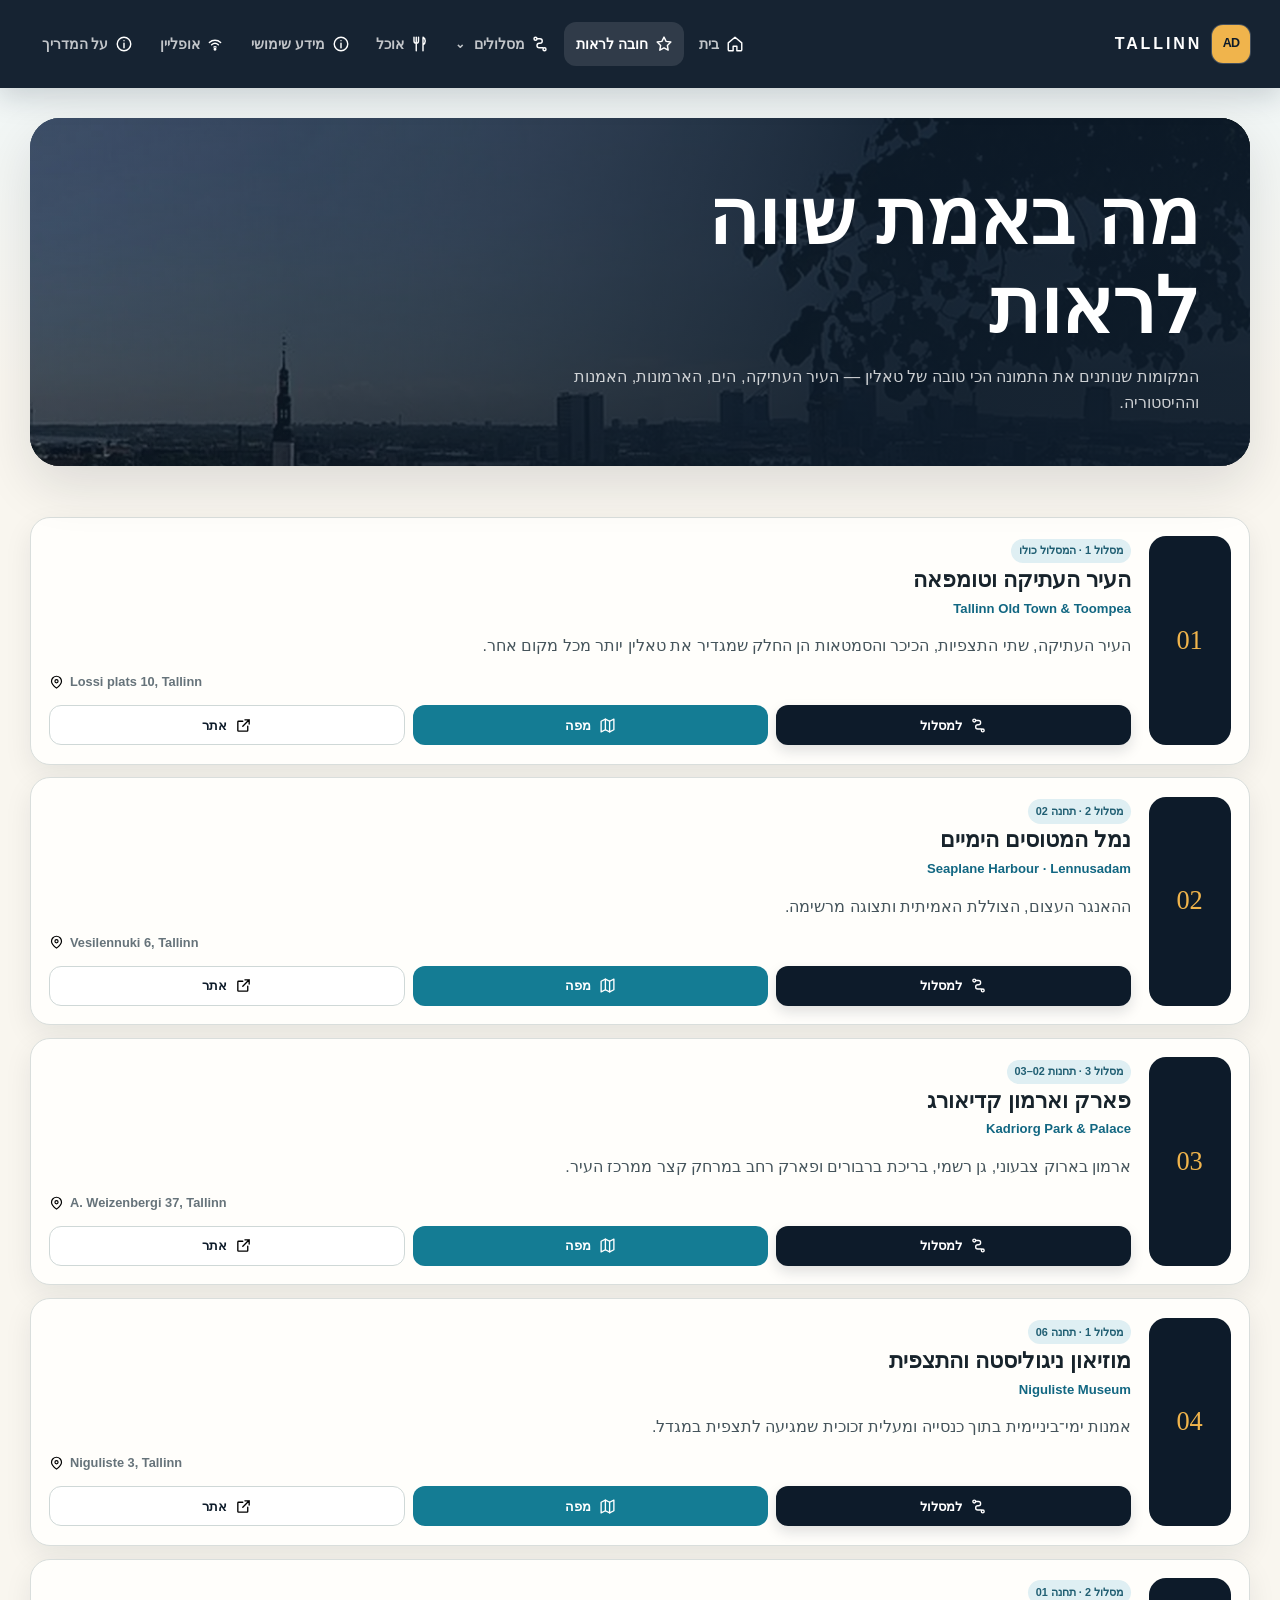
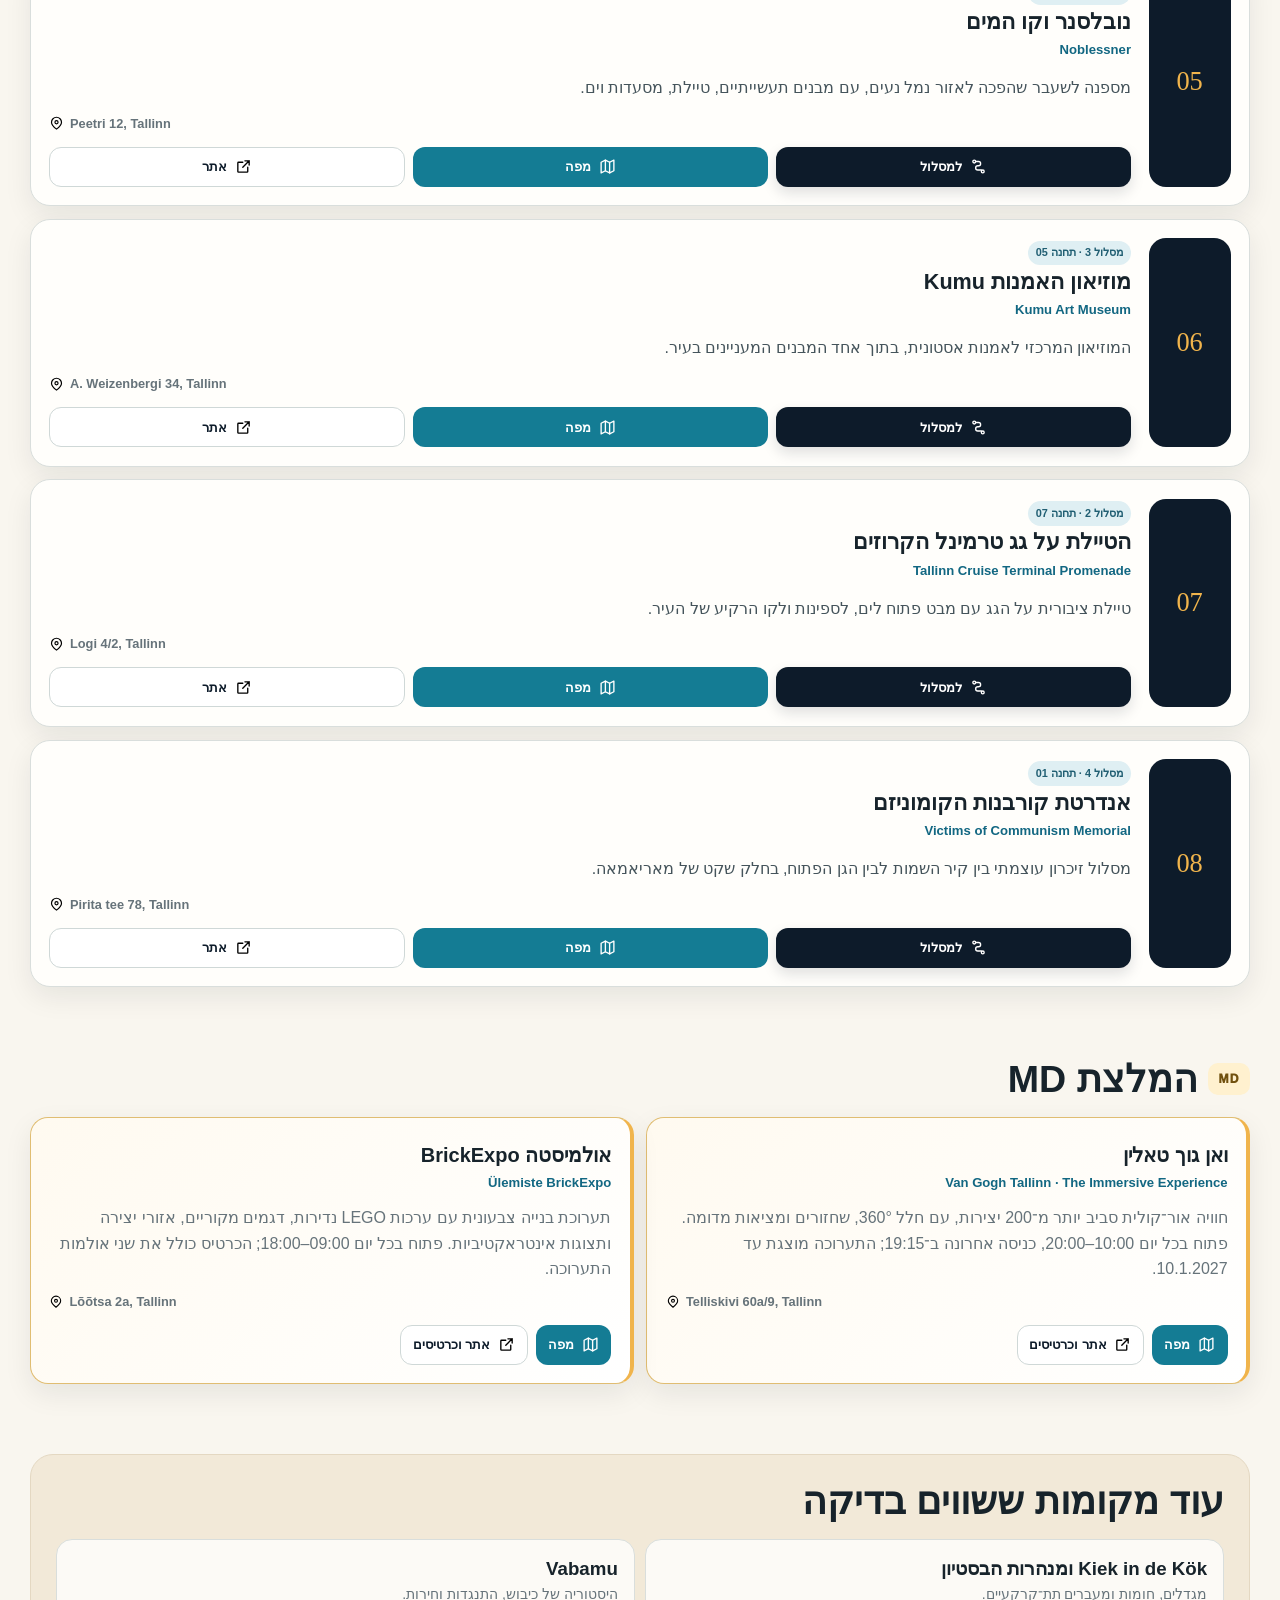
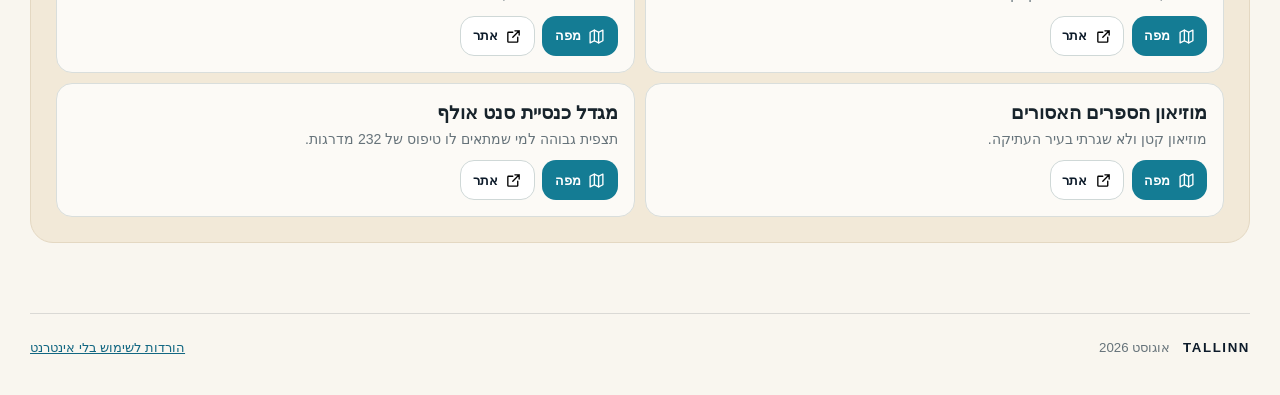
<file: must-see.html>
<!doctype html>
<html lang="he" dir="rtl">
<head>
<meta charset="utf-8">
<meta name="viewport" content="width=device-width,initial-scale=1,viewport-fit=cover">
<meta name="theme-color" content="#0D1B2A">
<meta name="description" content="המקומות המומלצים ביותר בטאלין">
<title>חובה לראות | טאלין</title>
<link rel="icon" href="assets/images/icon-192.png">
<link rel="apple-touch-icon" href="assets/images/icon-192.png">
<link rel="manifest" href="manifest.webmanifest">
<link rel="stylesheet" href="assets/css/styles.css?v=20260809c">
<script src="assets/js/app.js?v=20260809c" defer>
</script>
</head>
<body data-page="must-see.html" class="must-see-page">
<a class="skip-link" href="#main">דלג לתוכן</a>
<header class="site-header" id="siteHeader">
<a class="brand" href="index.html" aria-label="חזרה לדף הבית">
<span class="brand-copy">
<strong>TALLINN</strong>
</span>
</a>
<button class="menu-button" id="menuButton" type="button" aria-expanded="false" aria-controls="siteNav" aria-label="פתיחת תפריט">
<span>
</span>
<span>
</span>
<span>
</span>
</button>
<nav class="site-nav" id="siteNav" aria-label="ניווט ראשי">
<a class="nav-link" href="index.html">
<img class="nav-icon" src="assets/icons/home.svg" alt="" aria-hidden="true">
<span>בית</span>
</a>
<a class="nav-link active" href="must-see.html">
<img class="nav-icon" src="assets/icons/star.svg" alt="" aria-hidden="true">
<span>חובה לראות</span>
</a>
<a class="nav-link" href="routes.html">
<img class="nav-icon" src="assets/icons/route.svg" alt="" aria-hidden="true">
<span>מסלולים</span>
</a>
<a class="nav-link" href="food.html">
<img class="nav-icon" src="assets/icons/food.svg" alt="" aria-hidden="true">
<span>אוכל</span>
</a>
<a class="nav-link" href="essentials.html">
<img class="nav-icon" src="assets/icons/info.svg" alt="" aria-hidden="true">
<span>מידע שימושי</span>
</a>
<a class="nav-link" href="about.html">
<img class="nav-icon" src="assets/icons/info.svg" alt="" aria-hidden="true">
<span>על המדריך</span>
</a>
</nav>
</header>
<div class="menu-backdrop" id="menuBackdrop" hidden>
</div>
<main id="main" class="page-shell">
<section class="page-hero compact visual-hero hero-must">
<div class="page-hero-copy">
<h1>מה באמת שווה לראות</h1>
<p>המקומות שנותנים את התמונה הכי טובה של טאלין — העיר העתיקה, הים, הארמונות, האמנות וההיסטוריה.</p>
</div>
</section>

<section class="section">
<div class="poi-list">
<article class="poi-feature" id="must-01">
<div class="poi-number">01</div>
<div class="poi-main">
<div class="poi-title-line">
<span class="label route-label">מסלול 1 · המסלול כולו</span>
<h2>העיר העתיקה וטומפאה</h2>
<span class="latin-name" dir="ltr">Tallinn Old Town &amp; Toompea</span>
</div>
<p class="poi-lead">העיר העתיקה, שתי התצפיות, הכיכר והסמטאות הן החלק שמגדיר את טאלין יותר מכל מקום אחר.</p>
<div class="button-row">
<a class="btn btn-primary btn-small" href="routes.html#r1-s01">
<img class="icon" src="assets/icons/route.svg" alt="" aria-hidden="true">למסלול</a>
<a class="btn btn-map btn-small" href="https://www.google.com/maps/search/?api=1&amp;query=Lossi%20plats%2010%2C%20Tallinn%2C%20Estonia" target="_blank" rel="noopener noreferrer">
<img class="icon" src="assets/icons/map.svg" alt="" aria-hidden="true">מפה</a>
<a class="btn btn-secondary btn-small" href="https://www.visittallinn.ee/eng/visitor/see-do/neighbourhoods/old-town" target="_blank" rel="noopener noreferrer">
<img class="icon" src="assets/icons/external.svg" alt="" aria-hidden="true">אתר</a>
</div>
</div>
</article>
<article class="poi-feature" id="must-02">
<div class="poi-number">02</div>
<div class="poi-main">
<div class="poi-title-line">
<span class="label route-label">מסלול 2 · תחנה 02</span>
<h2>נמל המטוסים הימיים</h2>
<span class="latin-name" dir="ltr">Seaplane Harbour · Lennusadam</span>
</div>
<p class="poi-lead">ההאנגר העצום, הצוללת האמיתית ותצוגה מרשימה.</p>
<div class="button-row">
<a class="btn btn-primary btn-small" href="routes.html#r2-s02">
<img class="icon" src="assets/icons/route.svg" alt="" aria-hidden="true">למסלול</a>
<a class="btn btn-map btn-small" href="https://www.google.com/maps/search/?api=1&amp;query=Vesilennuki%206%2C%20Tallinn%2C%20Estonia" target="_blank" rel="noopener noreferrer">
<img class="icon" src="assets/icons/map.svg" alt="" aria-hidden="true">מפה</a>
<a class="btn btn-secondary btn-small" href="https://meremuuseum.ee/lennusadam/en/" target="_blank" rel="noopener noreferrer">
<img class="icon" src="assets/icons/external.svg" alt="" aria-hidden="true">אתר</a>
</div>
</div>
</article>
<article class="poi-feature" id="must-03">
<div class="poi-number">03</div>
<div class="poi-main">
<div class="poi-title-line">
<span class="label route-label">מסלול 3 · תחנות 02–03</span>
<h2>פארק וארמון קדיאורג</h2>
<span class="latin-name" dir="ltr">Kadriorg Park &amp; Palace</span>
</div>
<p class="poi-lead">ארמון בארוק צבעוני, גן רשמי, בריכת ברבורים ופארק רחב במרחק קצר ממרכז העיר.</p>
<div class="button-row">
<a class="btn btn-primary btn-small" href="routes.html#r3-s02">
<img class="icon" src="assets/icons/route.svg" alt="" aria-hidden="true">למסלול</a>
<a class="btn btn-map btn-small" href="https://www.google.com/maps/search/?api=1&amp;query=A.%20Weizenbergi%2037%2C%20Tallinn%2C%20Estonia" target="_blank" rel="noopener noreferrer">
<img class="icon" src="assets/icons/map.svg" alt="" aria-hidden="true">מפה</a>
<a class="btn btn-secondary btn-small" href="https://kadriorumuuseum.ekm.ee/en/" target="_blank" rel="noopener noreferrer">
<img class="icon" src="assets/icons/external.svg" alt="" aria-hidden="true">אתר</a>
</div>
</div>
</article>
<article class="poi-feature" id="must-04">
<div class="poi-number">04</div>
<div class="poi-main">
<div class="poi-title-line">
<span class="label route-label">מסלול 1 · תחנה 06</span>
<h2>מוזיאון ניגוליסטה והתצפית</h2>
<span class="latin-name" dir="ltr">Niguliste Museum</span>
</div>
<p class="poi-lead">אמנות ימי־ביניימית בתוך כנסייה ומעלית זכוכית שמגיעה לתצפית במגדל.</p>
<div class="button-row">
<a class="btn btn-primary btn-small" href="routes.html#r1-s06">
<img class="icon" src="assets/icons/route.svg" alt="" aria-hidden="true">למסלול</a>
<a class="btn btn-map btn-small" href="https://www.google.com/maps/search/?api=1&amp;query=Niguliste%203%2C%20Tallinn%2C%20Estonia" target="_blank" rel="noopener noreferrer">
<img class="icon" src="assets/icons/map.svg" alt="" aria-hidden="true">מפה</a>
<a class="btn btn-secondary btn-small" href="https://nigulistemuuseum.ekm.ee/en/" target="_blank" rel="noopener noreferrer">
<img class="icon" src="assets/icons/external.svg" alt="" aria-hidden="true">אתר</a>
</div>
</div>
</article>
<article class="poi-feature" id="must-05">
<div class="poi-number">05</div>
<div class="poi-main">
<div class="poi-title-line">
<span class="label route-label">מסלול 2 · תחנה 01</span>
<h2>נובלסנר וקו המים</h2>
<span class="latin-name" dir="ltr">Noblessner</span>
</div>
<p class="poi-lead">מספנה לשעבר שהפכה לאזור נמל נעים, עם מבנים תעשייתיים, טיילת, מסעדות וים.</p>
<div class="button-row">
<a class="btn btn-primary btn-small" href="routes.html#r2-s01">
<img class="icon" src="assets/icons/route.svg" alt="" aria-hidden="true">למסלול</a>
<a class="btn btn-map btn-small" href="https://www.google.com/maps/search/?api=1&amp;query=Peetri%2012%2C%20Tallinn%2C%20Estonia" target="_blank" rel="noopener noreferrer">
<img class="icon" src="assets/icons/map.svg" alt="" aria-hidden="true">מפה</a>
<a class="btn btn-secondary btn-small" href="https://noblessner.ee/en/" target="_blank" rel="noopener noreferrer">
<img class="icon" src="assets/icons/external.svg" alt="" aria-hidden="true">אתר</a>
</div>
</div>
</article>
<article class="poi-feature" id="must-06">
<div class="poi-number">06</div>
<div class="poi-main">
<div class="poi-title-line">
<span class="label route-label">מסלול 3 · תחנה 05</span>
<h2>מוזיאון האמנות Kumu</h2>
<span class="latin-name" dir="ltr">Kumu Art Museum</span>
</div>
<p class="poi-lead">המוזיאון המרכזי לאמנות אסטונית, בתוך אחד המבנים המעניינים בעיר.</p>
<div class="button-row">
<a class="btn btn-primary btn-small" href="routes.html#r3-s05">
<img class="icon" src="assets/icons/route.svg" alt="" aria-hidden="true">למסלול</a>
<a class="btn btn-map btn-small" href="https://www.google.com/maps/search/?api=1&amp;query=A.%20Weizenbergi%2034%2C%20Tallinn%2C%20Estonia" target="_blank" rel="noopener noreferrer">
<img class="icon" src="assets/icons/map.svg" alt="" aria-hidden="true">מפה</a>
<a class="btn btn-secondary btn-small" href="https://kumu.ekm.ee/en/" target="_blank" rel="noopener noreferrer">
<img class="icon" src="assets/icons/external.svg" alt="" aria-hidden="true">אתר</a>
</div>
</div>
</article>
<article class="poi-feature" id="must-07">
<div class="poi-number">07</div>
<div class="poi-main">
<div class="poi-title-line">
<span class="label route-label">מסלול 2 · תחנה 07</span>
<h2>הטיילת על גג טרמינל הקרוזים</h2>
<span class="latin-name" dir="ltr">Tallinn Cruise Terminal Promenade</span>
</div>
<p class="poi-lead">טיילת ציבורית על הגג עם מבט פתוח לים, לספינות ולקו הרקיע של העיר.</p>
<div class="button-row">
<a class="btn btn-primary btn-small" href="routes.html#r2-s07">
<img class="icon" src="assets/icons/route.svg" alt="" aria-hidden="true">למסלול</a>
<a class="btn btn-map btn-small" href="https://www.google.com/maps/search/?api=1&amp;query=Logi%204%2F2%2C%20Tallinn%2C%20Estonia" target="_blank" rel="noopener noreferrer">
<img class="icon" src="assets/icons/map.svg" alt="" aria-hidden="true">מפה</a>
<a class="btn btn-secondary btn-small" href="https://www.ts.ee/en/cruise-terminal/" target="_blank" rel="noopener noreferrer">
<img class="icon" src="assets/icons/external.svg" alt="" aria-hidden="true">אתר</a>
</div>
</div>
</article>
<article class="poi-feature" id="must-08">
<div class="poi-number">08</div>
<div class="poi-main">
<div class="poi-title-line">
<span class="label route-label">מסלול 4 · תחנה 01</span>
<h2>אנדרטת קורבנות הקומוניזם</h2>
<span class="latin-name" dir="ltr">Victims of Communism Memorial</span>
</div>
<p class="poi-lead">מסלול זיכרון עוצמתי בין קיר השמות לבין הגן הפתוח, בחלק שקט של מאריאמאה.</p>
<div class="button-row">
<a class="btn btn-primary btn-small" href="routes.html#r4-s01">
<img class="icon" src="assets/icons/route.svg" alt="" aria-hidden="true">למסלול</a>
<a class="btn btn-map btn-small" href="https://www.google.com/maps/search/?api=1&amp;query=Pirita%20tee%2078%2C%20Tallinn%2C%20Estonia" target="_blank" rel="noopener noreferrer">
<img class="icon" src="assets/icons/map.svg" alt="" aria-hidden="true">מפה</a>
<a class="btn btn-secondary btn-small" href="https://www.memoriaal.ee/en/" target="_blank" rel="noopener noreferrer">
<img class="icon" src="assets/icons/external.svg" alt="" aria-hidden="true">אתר</a>
</div>
</div>
</article>
</div>
</section>
<section class="section md-section" aria-labelledby="md-picks-title">
<div class="md-heading">
<span class="md-badge" dir="ltr">MD</span>
<h2 id="md-picks-title">המלצת <bdi dir="ltr">MD</bdi></h2>
</div>
<div class="md-picks">
<article class="md-pick">

<h3>ואן גוך טאלין</h3>
<span class="latin-name" dir="ltr">Van Gogh Tallinn · The Immersive Experience</span>
<p>חוויה אור־קולית סביב יותר מ־200 יצירות, עם חלל 360°, שחזורים ומציאות מדומה. פתוח בכל יום 10:00–20:00, כניסה אחרונה ב־19:15; התערוכה מוצגת עד <bdi dir="ltr">10.1.2027</bdi>.</p>
<p class="place-address"><img class="icon" src="assets/icons/pin.svg" alt="" aria-hidden="true">Telliskivi 60a/9, Tallinn</p>
<div class="button-row">
<a class="btn btn-map btn-small" href="https://www.google.com/maps/search/?api=1&amp;query=Telliskivi%2060a%2F9%2C%20Tallinn%2C%20Estonia" target="_blank" rel="noopener noreferrer"><img class="icon" src="assets/icons/map.svg" alt="" aria-hidden="true">מפה</a>
<a class="btn btn-secondary btn-small" href="https://www.vangoghtallinn.ee/" target="_blank" rel="noopener noreferrer"><img class="icon" src="assets/icons/external.svg" alt="" aria-hidden="true">אתר וכרטיסים</a>
</div>
</article>
<article class="md-pick">

<h3>אולמיסטה BrickExpo</h3>
<span class="latin-name" dir="ltr">Ülemiste BrickExpo</span>
<p>תערוכת בנייה צבעונית עם ערכות LEGO נדירות, דגמים מקוריים, אזורי יצירה ותצוגות אינטראקטיביות. פתוח בכל יום 09:00–18:00; הכרטיס כולל את שני אולמות התערוכה.</p>
<p class="place-address"><img class="icon" src="assets/icons/pin.svg" alt="" aria-hidden="true">Lõõtsa 2a, Tallinn</p>
<div class="button-row">
<a class="btn btn-map btn-small" href="https://www.google.com/maps/search/?api=1&amp;query=L%C3%B5%C3%B5tsa%202a%2C%20Tallinn%2C%20Estonia" target="_blank" rel="noopener noreferrer"><img class="icon" src="assets/icons/map.svg" alt="" aria-hidden="true">מפה</a>
<a class="btn btn-secondary btn-small" href="https://www.ulemistecity.ee/en/brickexpo/" target="_blank" rel="noopener noreferrer"><img class="icon" src="assets/icons/external.svg" alt="" aria-hidden="true">אתר וכרטיסים</a>
</div>
</article>
</div>
</section>
<section class="section">
<div class="soft-panel">
<h2>עוד מקומות ששווים בדיקה</h2>
<div class="optional-list">
<article class="more-place">
<h3>Kiek in de Kök ומנהרות הבסטיון</h3>
<p>מגדלים, חומות ומעברים תת־קרקעיים.</p>
<div class="button-row">
<a class="btn btn-map btn-small" href="https://www.google.com/maps/search/?api=1&amp;query=Komandandi%20tee%202%2C%20Tallinn%2C%20Estonia" target="_blank" rel="noopener noreferrer">
<img class="icon" src="assets/icons/map.svg" alt="">מפה</a>
<a class="btn btn-secondary btn-small" href="https://linnamuuseum.ee/en/kiek-in-de-kok/" target="_blank" rel="noopener noreferrer">
<img class="icon" src="assets/icons/external.svg" alt="">אתר</a>
</div>
</article>
<article class="more-place">
<h3>Vabamu</h3>
<p>היסטוריה של כיבוש, התנגדות וחירות.</p>
<div class="button-row">
<a class="btn btn-map btn-small" href="https://www.google.com/maps/search/?api=1&amp;query=Toompea%208b%2C%20Tallinn%2C%20Estonia" target="_blank" rel="noopener noreferrer">
<img class="icon" src="assets/icons/map.svg" alt="">מפה</a>
<a class="btn btn-secondary btn-small" href="https://vabamu.ee/en/" target="_blank" rel="noopener noreferrer">
<img class="icon" src="assets/icons/external.svg" alt="">אתר</a>
</div>
</article>
<article class="more-place">
<h3>מוזיאון הספרים האסורים</h3>
<p>מוזיאון קטן ולא שגרתי בעיר העתיקה.</p>
<div class="button-row">
<a class="btn btn-map btn-small" href="https://www.google.com/maps/search/?api=1&amp;query=Munga%202%2C%20Tallinn%2C%20Estonia" target="_blank" rel="noopener noreferrer">
<img class="icon" src="assets/icons/map.svg" alt="">מפה</a>
<a class="btn btn-secondary btn-small" href="https://bannedbooksmuseum.com/" target="_blank" rel="noopener noreferrer">
<img class="icon" src="assets/icons/external.svg" alt="">אתר</a>
</div>
</article>
<article class="more-place">
<h3>מגדל כנסיית סנט אולף</h3>
<p>תצפית גבוהה למי שמתאים לו טיפוס של 232 מדרגות.</p>
<div class="button-row">
<a class="btn btn-map btn-small" href="https://www.google.com/maps/search/?api=1&amp;query=Lai%2050%2C%20Tallinn%2C%20Estonia" target="_blank" rel="noopener noreferrer">
<img class="icon" src="assets/icons/map.svg" alt="">מפה</a>
<a class="btn btn-secondary btn-small" href="https://oleviste.ee/church/the-viewing-platform/" target="_blank" rel="noopener noreferrer">
<img class="icon" src="assets/icons/external.svg" alt="">אתר</a>
</div>
</article>
</div>
</div>
</section>
</main>
<footer class="site-footer">
<div>
<strong>TALLINN</strong>
<span>אוגוסט 2026</span>
</div>
<div class="footer-links">
<a href="offline.html">הורדות לשימוש בלי אינטרנט</a>
</div>
</footer>
<div class="toast" id="toast" role="status" aria-live="polite">
</div>
<!-- Cloudflare Web Analytics --><script type='module' src='https://static.cloudflareinsights.com/beacon.min.js' data-cf-beacon='{"token": "f7202adf0ae546b29831c4b6bbd35217"}'></script><!-- End Cloudflare Web Analytics -->
</body>
</html>
</file>
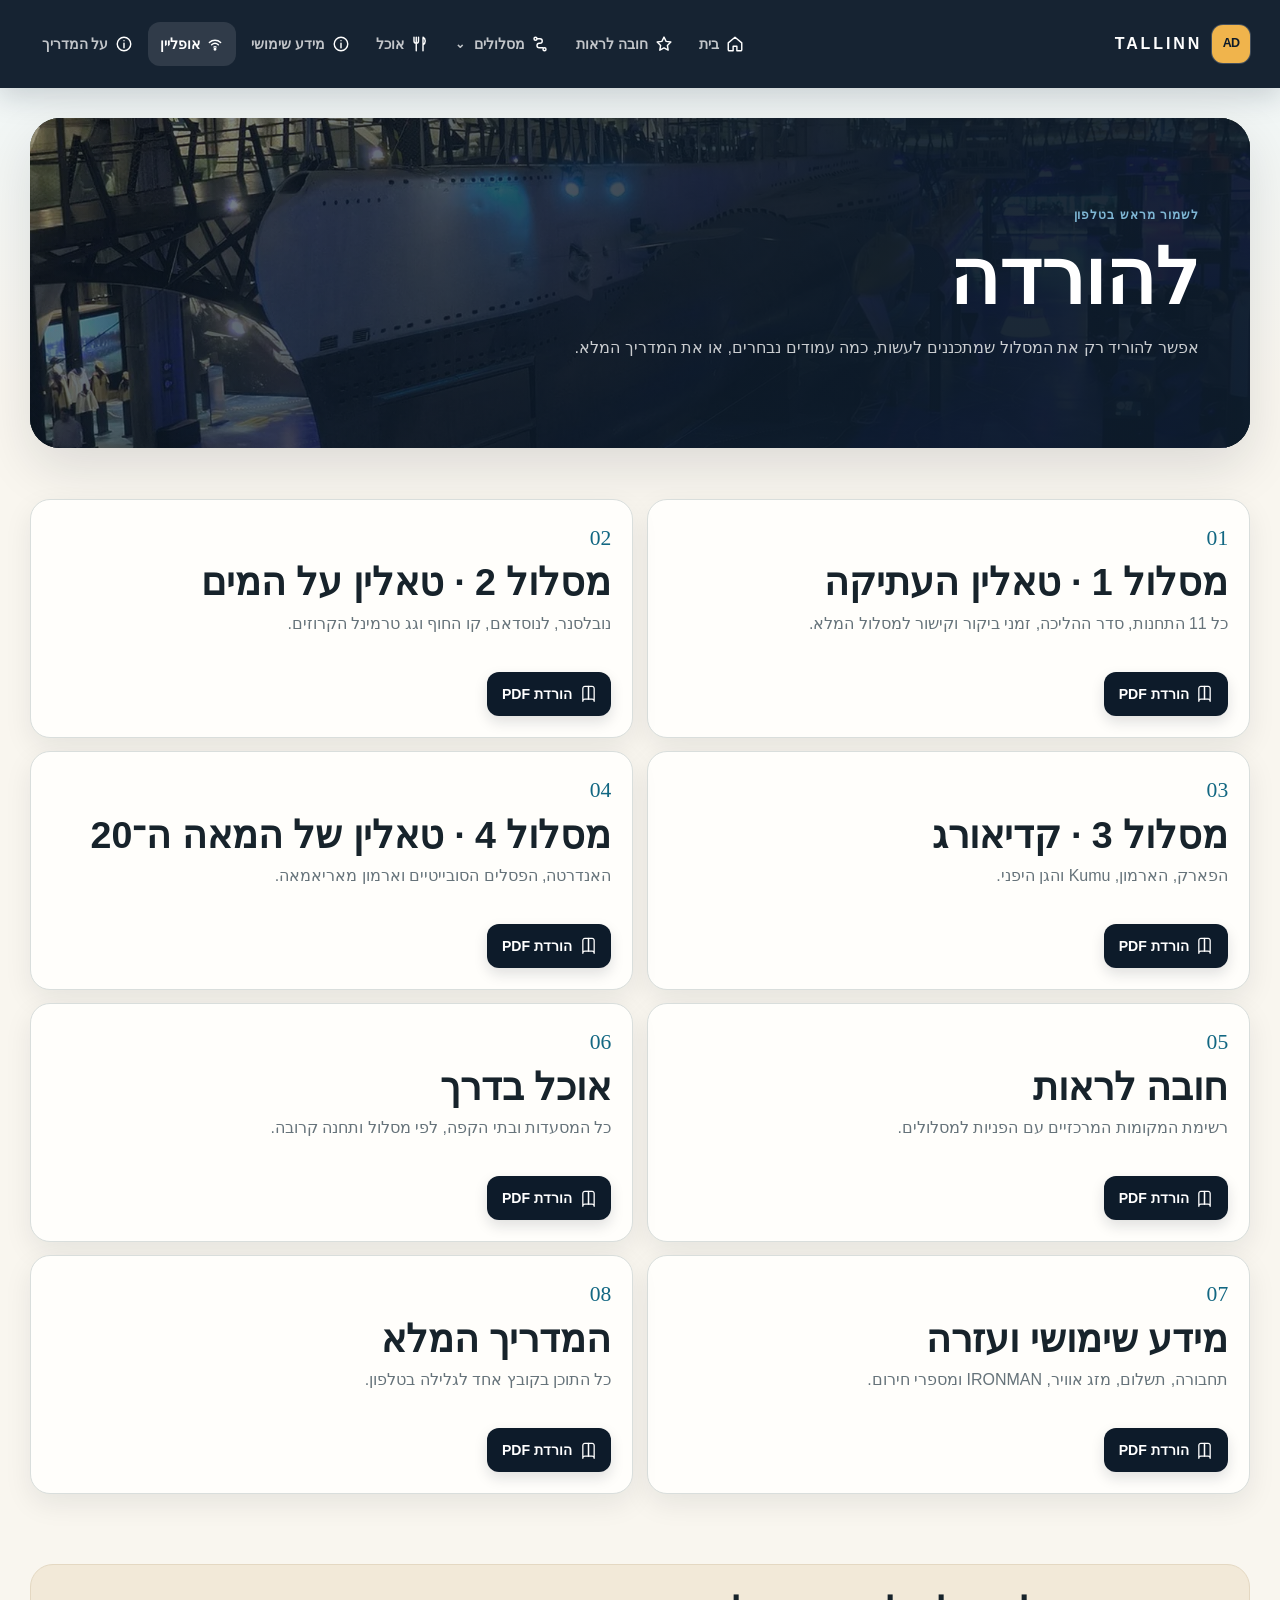
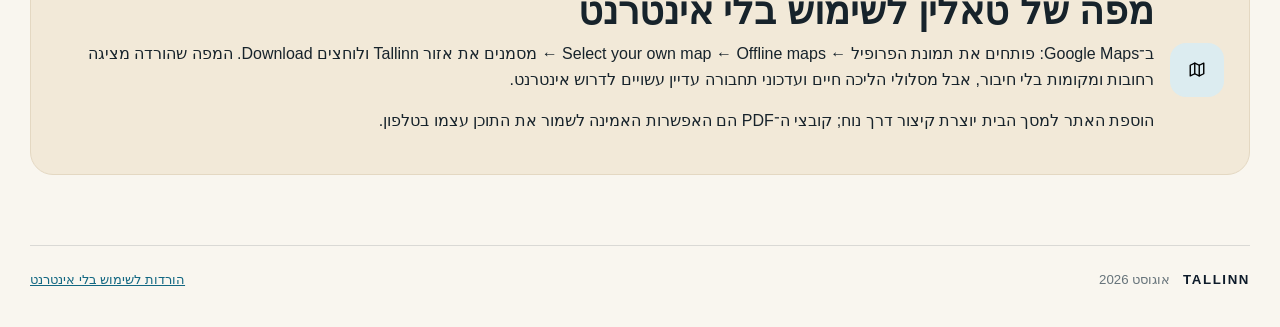
<file: offline.html>
<!doctype html>
<html lang="he" dir="rtl">
<head>
<meta charset="utf-8">
<meta name="viewport" content="width=device-width,initial-scale=1,viewport-fit=cover">
<meta name="theme-color" content="#0D1B2A">
<meta name="description" content="קובצי PDF לשימוש בלי אינטרנט">
<title>הורדות | טאלין</title>
<link rel="icon" href="assets/images/icon-192.png">
<link rel="apple-touch-icon" href="assets/images/icon-192.png">
<link rel="manifest" href="manifest.webmanifest">
<link rel="stylesheet" href="assets/css/styles.css?v=20260809c">
<script src="assets/js/app.js?v=20260809c" defer>
</script>
</head>
<body data-page="offline.html" class="offline-page">
<a class="skip-link" href="#main">דלג לתוכן</a>
<header class="site-header" id="siteHeader">
<a class="brand" href="index.html" aria-label="חזרה לדף הבית">
<span class="brand-copy">
<strong>TALLINN</strong>
</span>
</a>
<button class="menu-button" id="menuButton" type="button" aria-expanded="false" aria-controls="siteNav" aria-label="פתיחת תפריט">
<span>
</span>
<span>
</span>
<span>
</span>
</button>
<nav class="site-nav" id="siteNav" aria-label="ניווט ראשי">
<a class="nav-link" href="index.html">
<img class="nav-icon" src="assets/icons/home.svg" alt="" aria-hidden="true">
<span>בית</span>
</a>
<a class="nav-link" href="must-see.html">
<img class="nav-icon" src="assets/icons/star.svg" alt="" aria-hidden="true">
<span>חובה לראות</span>
</a>
<a class="nav-link" href="routes.html">
<img class="nav-icon" src="assets/icons/route.svg" alt="" aria-hidden="true">
<span>מסלולים</span>
</a>
<a class="nav-link" href="food.html">
<img class="nav-icon" src="assets/icons/food.svg" alt="" aria-hidden="true">
<span>אוכל</span>
</a>
<a class="nav-link" href="essentials.html">
<img class="nav-icon" src="assets/icons/info.svg" alt="" aria-hidden="true">
<span>מידע שימושי</span>
</a>
<a class="nav-link" href="about.html">
<img class="nav-icon" src="assets/icons/info.svg" alt="" aria-hidden="true">
<span>על המדריך</span>
</a>
</nav>
</header>
<div class="menu-backdrop" id="menuBackdrop" hidden>
</div>
<main id="main" class="page-shell">
<section class="page-hero compact visual-hero hero-offline">
<div class="page-hero-copy">
<span class="eyebrow">לשמור מראש בטלפון</span>
<h1>להורדה</h1>
<p>אפשר להוריד רק את המסלול שמתכננים לעשות, כמה עמודים נבחרים, או את המדריך המלא.</p>
</div>
</section>
<section class="section">
<div class="download-grid">
<article class="download-card">
<span>01</span>
<h2>מסלול 1 · טאלין העתיקה</h2>
<p>כל 11 התחנות, סדר ההליכה, זמני ביקור וקישור למסלול המלא.</p>
<a class="btn btn-primary" href="downloads/tallinn-route-1-old-town.pdf" download>
<img class="icon" src="assets/icons/book.svg" alt="" aria-hidden="true">הורדת PDF</a>
</article>
<article class="download-card">
<span>02</span>
<h2>מסלול 2 · טאלין על המים</h2>
<p>נובלסנר, לנוסדאם, קו החוף וגג טרמינל הקרוזים.</p>
<a class="btn btn-primary" href="downloads/tallinn-route-2-waterfront.pdf" download>
<img class="icon" src="assets/icons/book.svg" alt="" aria-hidden="true">הורדת PDF</a>
</article>
<article class="download-card">
<span>03</span>
<h2>מסלול 3 · קדיאורג</h2>
<p>הפארק, הארמון, Kumu והגן היפני.</p>
<a class="btn btn-primary" href="downloads/tallinn-route-3-kadriorg.pdf" download>
<img class="icon" src="assets/icons/book.svg" alt="" aria-hidden="true">הורדת PDF</a>
</article>
<article class="download-card">
<span>04</span>
<h2>מסלול 4 · טאלין של המאה ה־20</h2>
<p>האנדרטה, הפסלים הסובייטיים וארמון מאריאמאה.</p>
<a class="btn btn-primary" href="downloads/tallinn-route-4-modern-history.pdf" download>
<img class="icon" src="assets/icons/book.svg" alt="" aria-hidden="true">הורדת PDF</a>
</article>
<article class="download-card">
<span>05</span>
<h2>חובה לראות</h2>
<p>רשימת המקומות המרכזיים עם הפניות למסלולים.</p>
<a class="btn btn-primary" href="downloads/tallinn-must-see.pdf" download>
<img class="icon" src="assets/icons/book.svg" alt="" aria-hidden="true">הורדת PDF</a>
</article>
<article class="download-card">
<span>06</span>
<h2>אוכל בדרך</h2>
<p>כל המסעדות ובתי הקפה, לפי מסלול ותחנה קרובה.</p>
<a class="btn btn-primary" href="downloads/tallinn-food.pdf" download>
<img class="icon" src="assets/icons/book.svg" alt="" aria-hidden="true">הורדת PDF</a>
</article>
<article class="download-card">
<span>07</span>
<h2>מידע שימושי ועזרה</h2>
<p>תחבורה, תשלום, מזג אוויר, IRONMAN ומספרי חירום.</p>
<a class="btn btn-primary" href="downloads/tallinn-practical-info.pdf" download>
<img class="icon" src="assets/icons/book.svg" alt="" aria-hidden="true">הורדת PDF</a>
</article>
<article class="download-card">
<span>08</span>
<h2>המדריך המלא</h2>
<p>כל התוכן בקובץ אחד לגלילה בטלפון.</p>
<a class="btn btn-primary" href="downloads/tallinn-full-guide.pdf" download>
<img class="icon" src="assets/icons/book.svg" alt="" aria-hidden="true">הורדת PDF</a>
</article>
</div>
</section>
<section class="section">
<div class="soft-panel offline-map-card">
<span>
<img class="icon" src="assets/icons/map.svg" alt="">
</span>
<div>
<h2>מפה של טאלין לשימוש בלי אינטרנט</h2>
<p>ב־Google Maps: פותחים את תמונת הפרופיל ← <span dir="ltr">Offline maps</span> ← <span dir="ltr">Select your own map</span> ← מסמנים את אזור Tallinn ולוחצים <span dir="ltr">Download</span>. המפה שהורדה מציגה רחובות ומקומות בלי חיבור, אבל מסלולי הליכה חיים ועדכוני תחבורה עדיין עשויים לדרוש אינטרנט.</p>
<p>הוספת האתר למסך הבית יוצרת קיצור דרך נוח; קובצי ה־PDF הם האפשרות האמינה לשמור את התוכן עצמו בטלפון.</p>
</div>
</div>
</section>
</main>
<footer class="site-footer">
<div>
<strong>TALLINN</strong>
<span>אוגוסט 2026</span>
</div>
<div class="footer-links">
<a href="offline.html">הורדות לשימוש בלי אינטרנט</a>
</div>
</footer>
<div class="toast" id="toast" role="status" aria-live="polite">
</div>
<!-- Cloudflare Web Analytics --><script type='module' src='https://static.cloudflareinsights.com/beacon.min.js' data-cf-beacon='{"token": "f7202adf0ae546b29831c4b6bbd35217"}'></script><!-- End Cloudflare Web Analytics -->
</body>
</html>
</file>
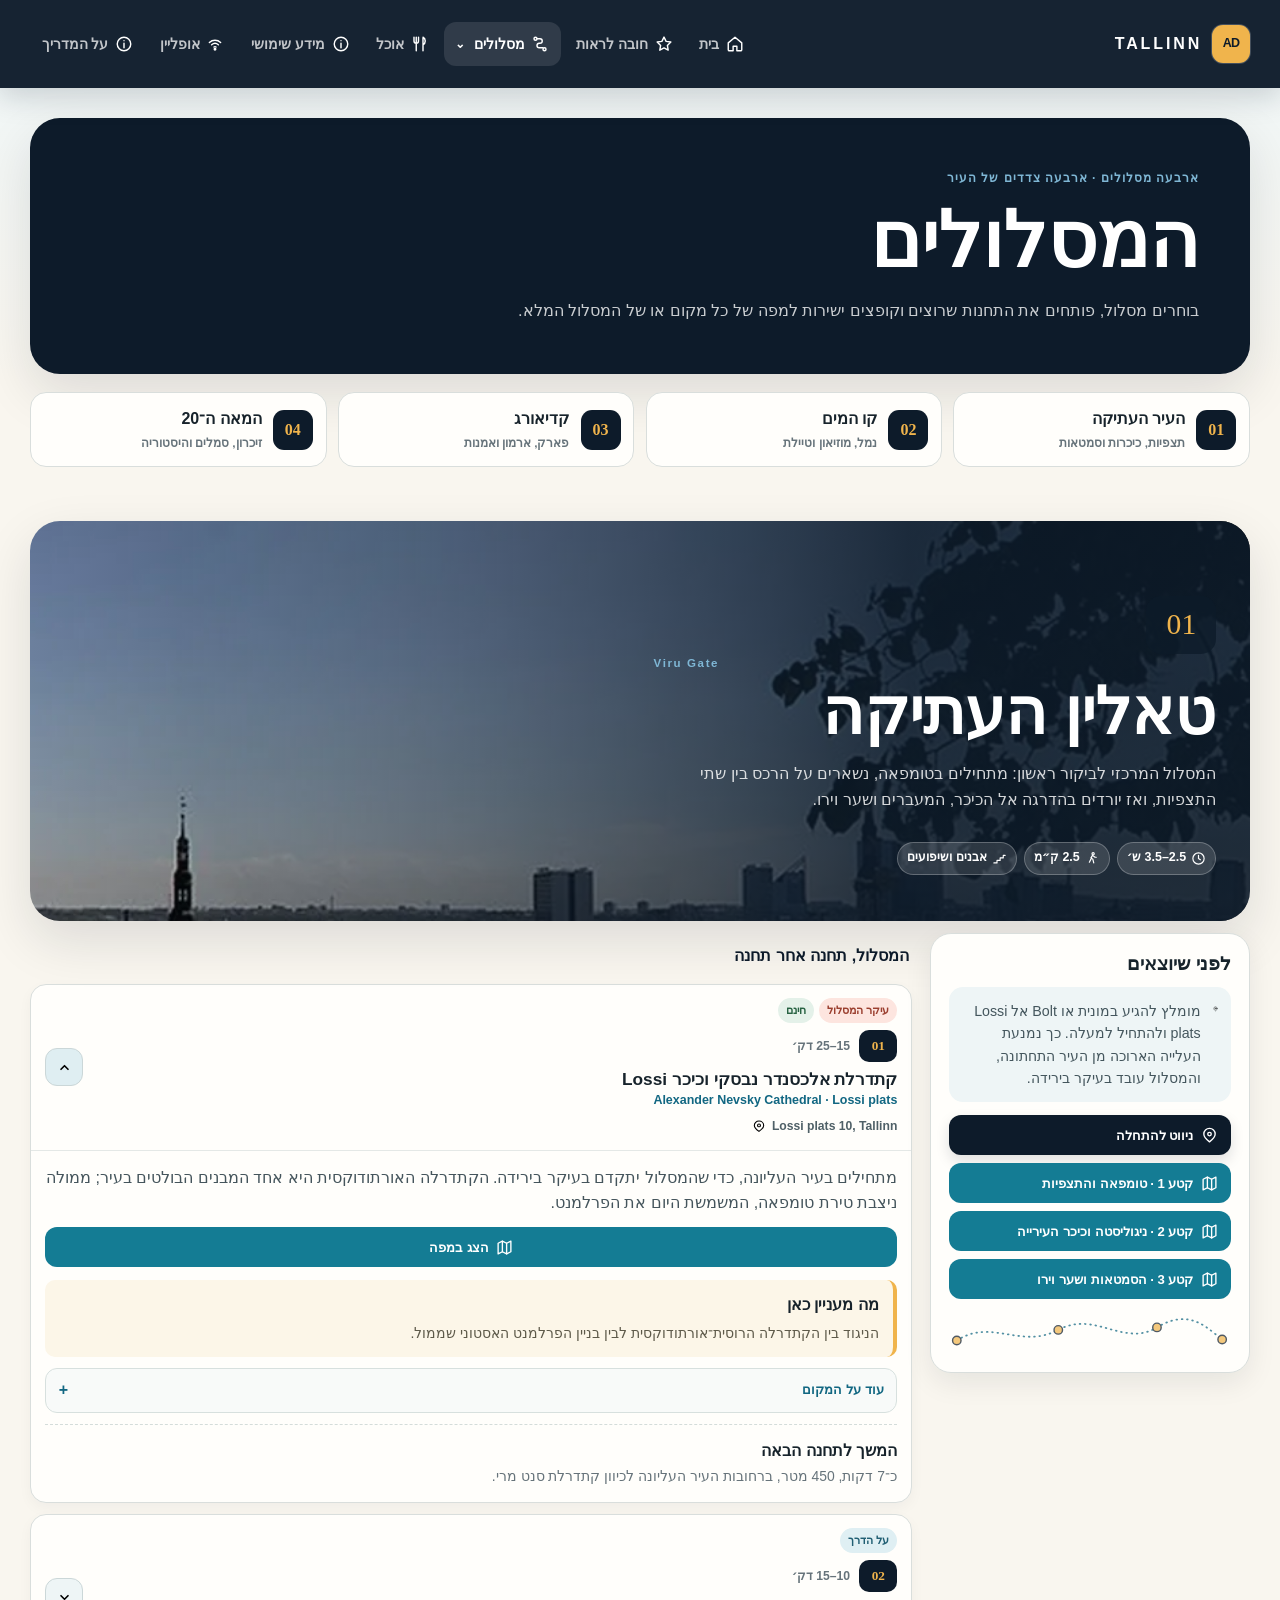
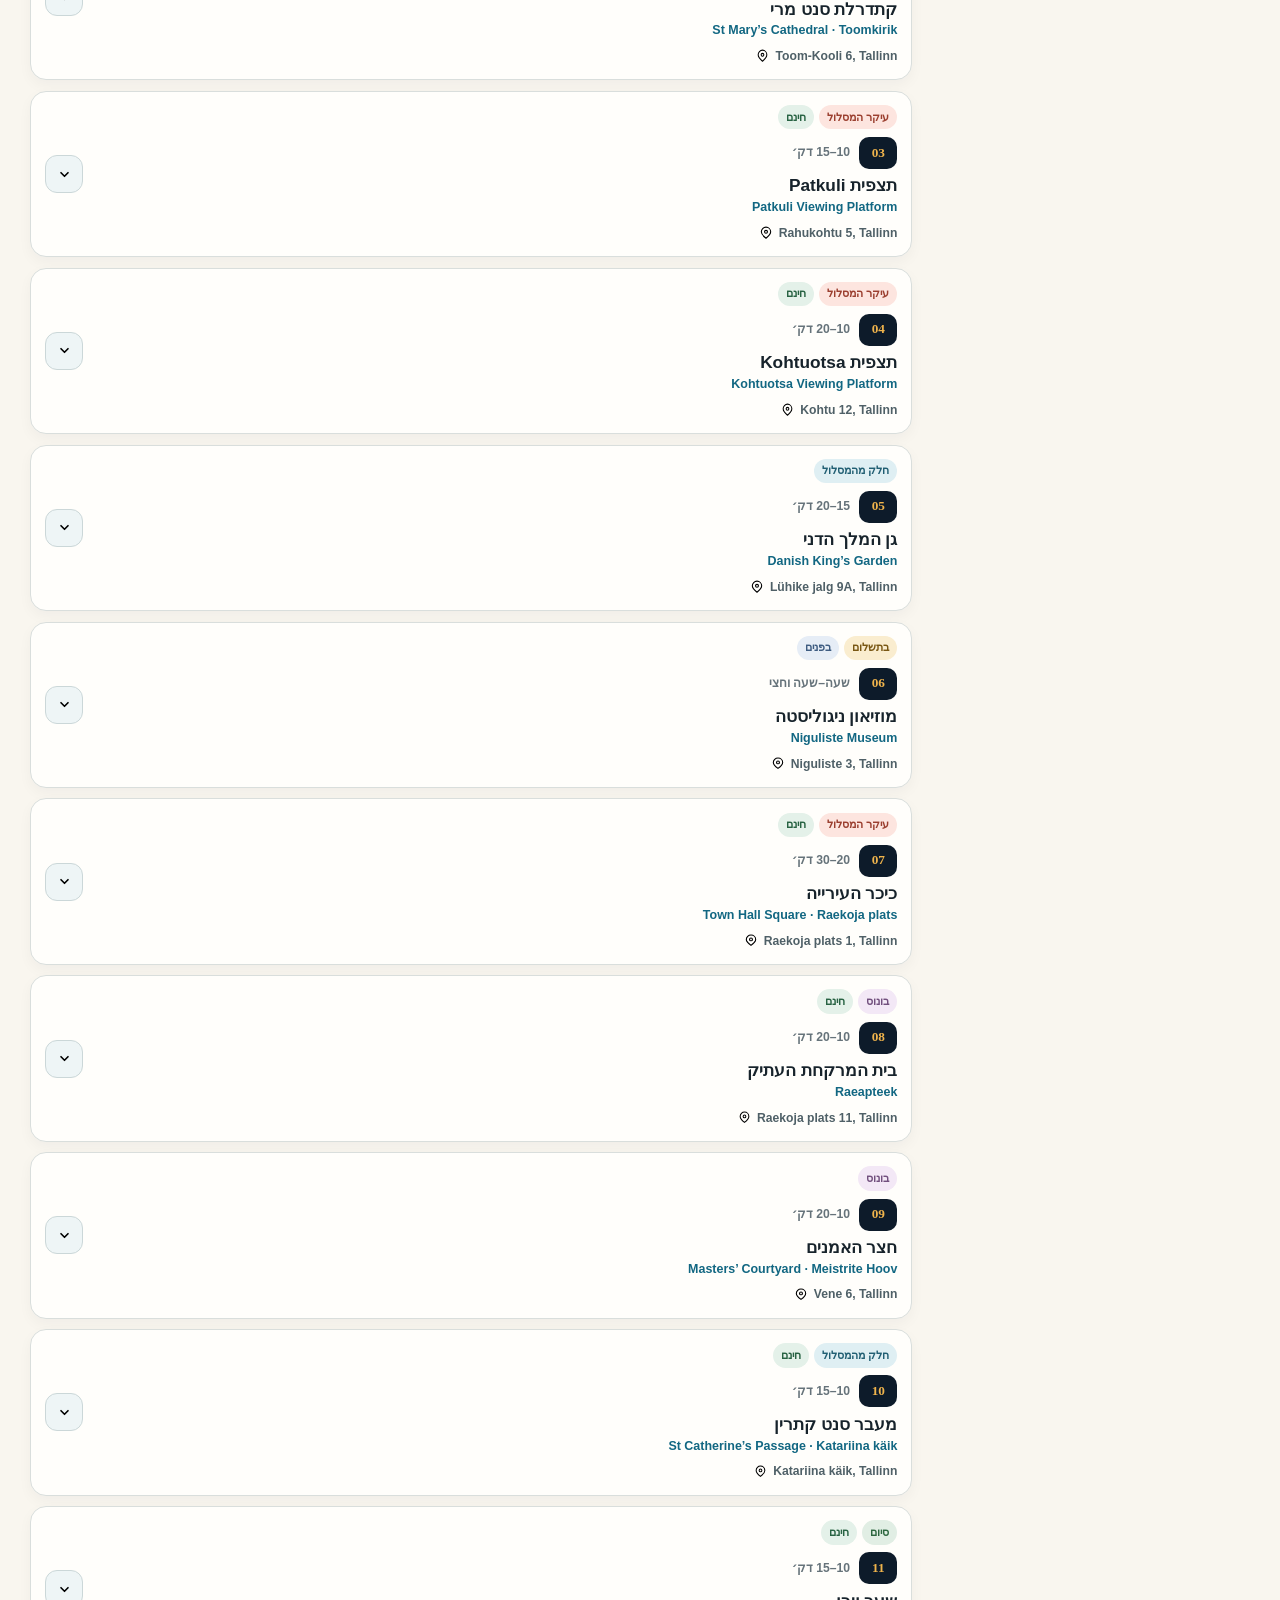
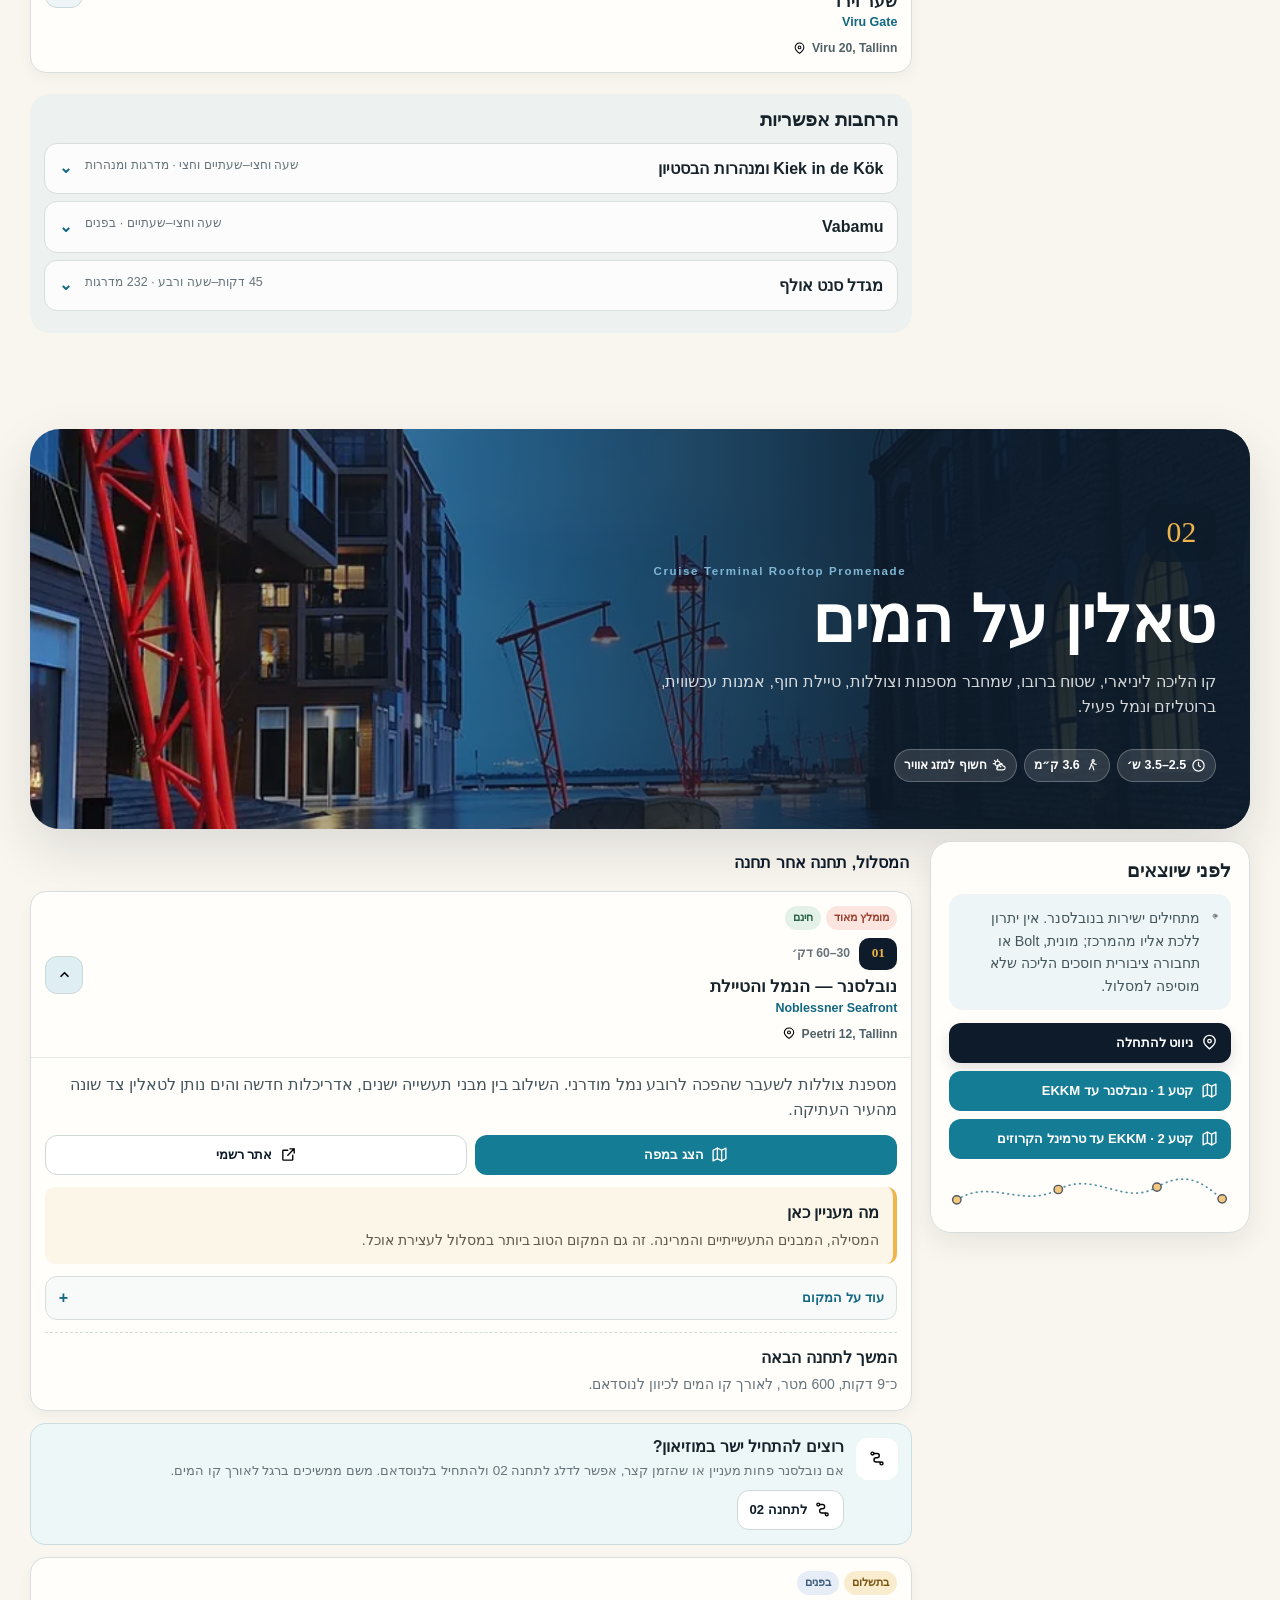
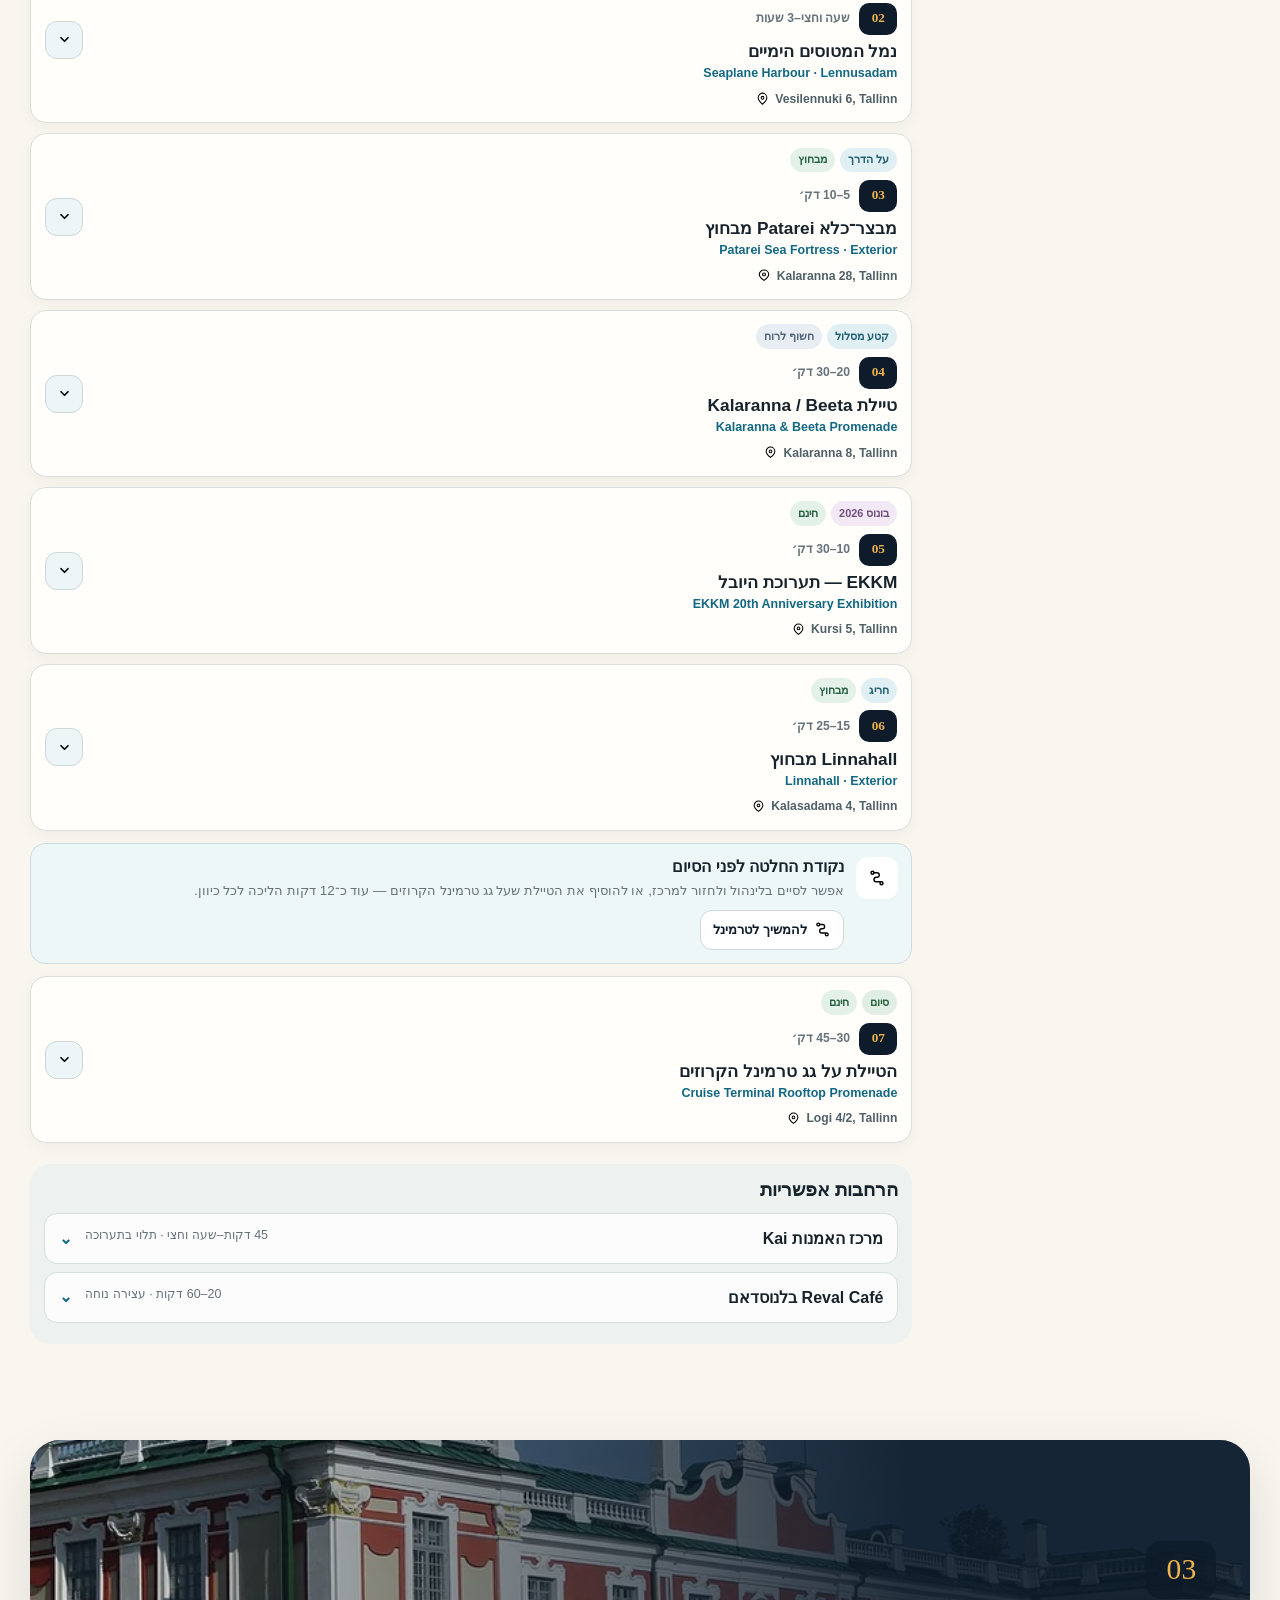
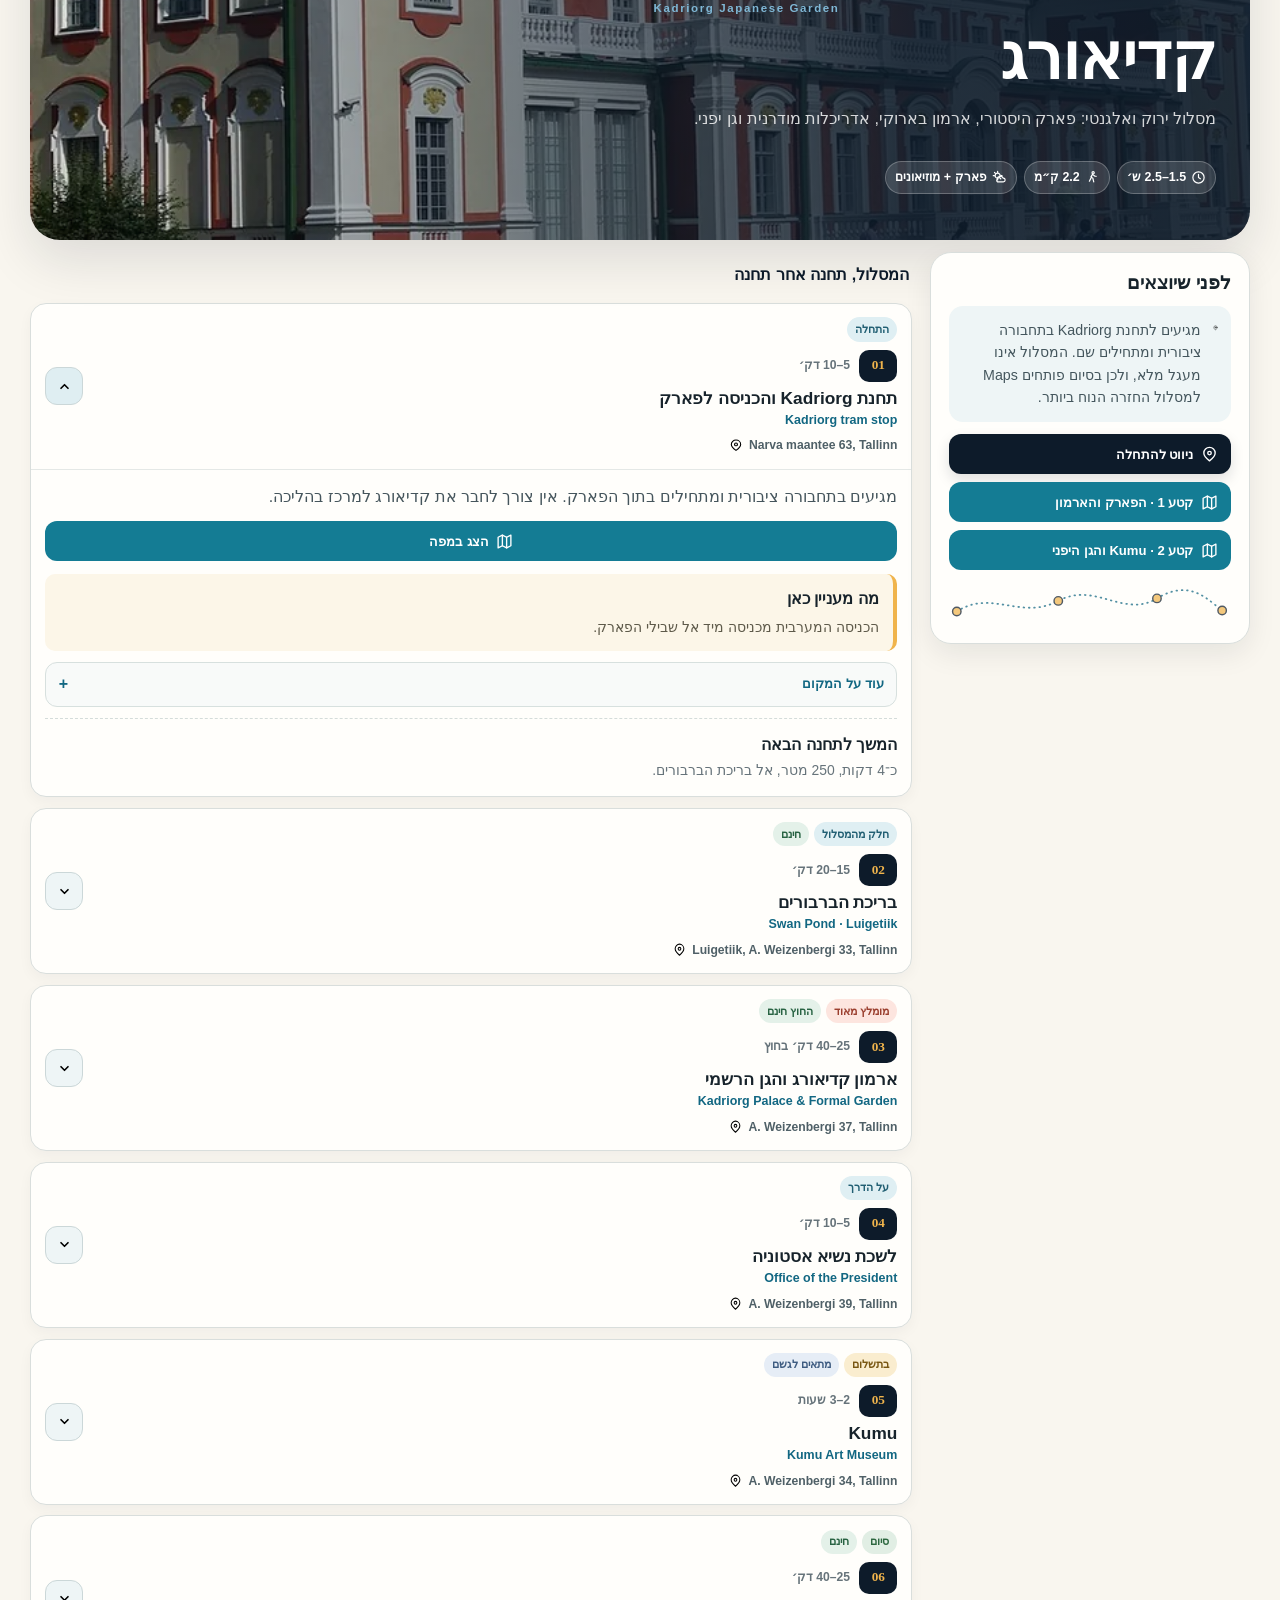
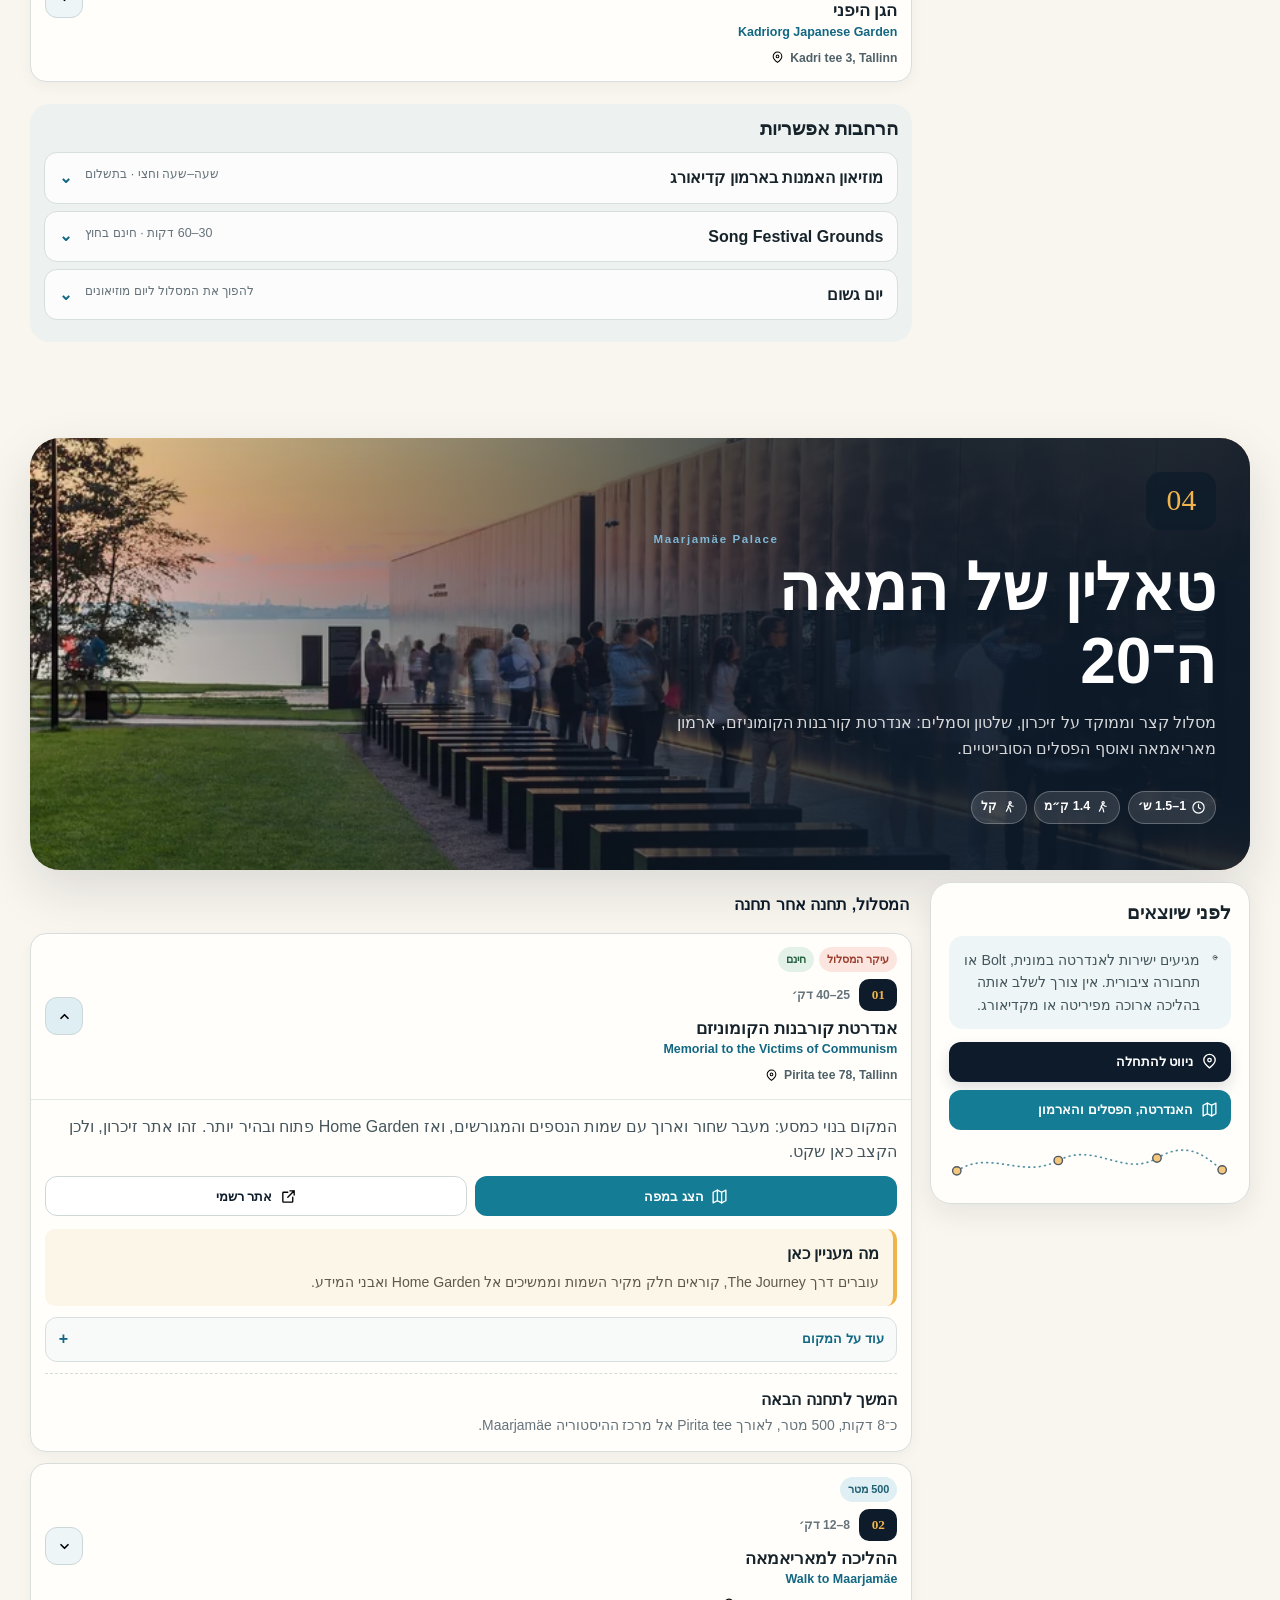
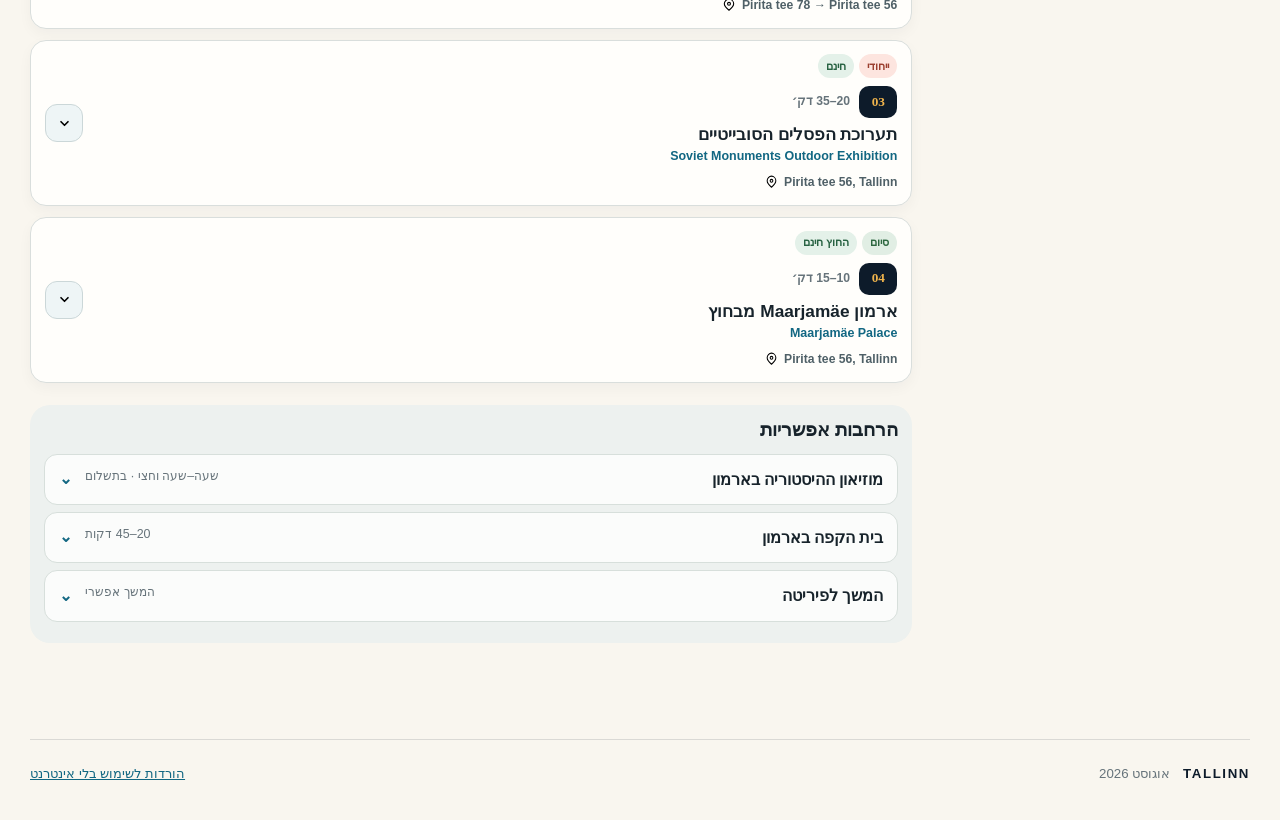
<file: routes.html>
<!DOCTYPE html>
<html dir="rtl" lang="he"><head><meta charset="utf-8"/><meta content="width=device-width,initial-scale=1,viewport-fit=cover" name="viewport"/><meta content="#0D1B2A" name="theme-color"/><meta content="ארבעה מסלולים מפורטים בטאלין" name="description"/><title>מסלולים | טאלין</title><link href="assets/images/icon-192.png" rel="icon"/><link href="assets/images/icon-192.png" rel="apple-touch-icon"/><link href="manifest.webmanifest" rel="manifest"/><link href="assets/css/styles.css?v=20260809c" rel="stylesheet"/><script defer="" src="assets/js/app.js?v=20260809c"></script></head><body class="routes-page" data-page="routes.html"><a class="skip-link" href="#main">דלג לתוכן</a><header class="site-header" id="siteHeader">
<a aria-label="חזרה לדף הבית" class="brand" href="index.html"><span class="brand-copy"><strong>TALLINN</strong></span></a>
<button aria-controls="siteNav" aria-expanded="false" aria-label="פתיחת תפריט" class="menu-button" id="menuButton" type="button"><span></span><span></span><span></span></button>
<nav aria-label="ניווט ראשי" class="site-nav" id="siteNav"><a class="nav-link" href="index.html"><img alt="" aria-hidden="true" class="nav-icon" src="assets/icons/home.svg"/><span>בית</span></a><a class="nav-link" href="must-see.html"><img alt="" aria-hidden="true" class="nav-icon" src="assets/icons/star.svg"/><span>חובה לראות</span></a><a class="nav-link active" href="routes.html"><img alt="" aria-hidden="true" class="nav-icon" src="assets/icons/route.svg"/><span>מסלולים</span></a><a class="nav-link" href="food.html"><img alt="" aria-hidden="true" class="nav-icon" src="assets/icons/food.svg"/><span>אוכל</span></a><a class="nav-link" href="essentials.html"><img alt="" aria-hidden="true" class="nav-icon" src="assets/icons/info.svg"/><span>מידע שימושי</span></a><a class="nav-link" href="about.html"><img alt="" aria-hidden="true" class="nav-icon" src="assets/icons/info.svg"/><span>על המדריך</span></a></nav></header><div class="menu-backdrop" hidden="" id="menuBackdrop"></div><main class="page-shell" id="main"><section class="page-hero compact"><div class="page-hero-copy"><span class="eyebrow">ארבעה מסלולים · ארבעה צדדים של העיר</span><h1>המסלולים</h1><p>בוחרים מסלול, פותחים את התחנות שרוצים וקופצים ישירות למפה של כל מקום או של המסלול המלא.</p></div></section><section class="route-jump"><a href="#old-town"><b>01</b><span class="route-jump-copy"><strong>העיר העתיקה</strong><small>תצפיות, כיכרות וסמטאות</small></span></a><a href="#waterfront"><b>02</b><span class="route-jump-copy"><strong>קו המים</strong><small>נמל, מוזיאון וטיילת</small></span></a><a href="#kadriorg"><b>03</b><span class="route-jump-copy"><strong>קדיאורג</strong><small>פארק, ארמון ואמנות</small></span></a><a href="#modern-history"><b>04</b><span class="route-jump-copy"><strong>המאה ה־20</strong><small>זיכרון, סמלים והיסטוריה</small></span></a></section><section class="route-section theme-brick" id="old-town"><div class="route-cover"><img alt="" loading="lazy" src="assets/images/old-town-900.webp"/><div class="route-cover-overlay"></div><div class="route-cover-copy"><span class="route-number">01</span><span class="route-kicker" dir="ltr">Viru Gate</span><h2>טאלין העתיקה</h2><p>המסלול המרכזי לביקור ראשון: מתחילים בטומפאה, נשארים על הרכס בין שתי התצפיות, ואז יורדים בהדרגה אל הכיכר, המעברים ושער וירו.</p><div class="meta-row"><span class="meta-chip"><img alt="" aria-hidden="true" class="icon" src="assets/icons/clock.svg"/>2.5–3.5 ש׳</span><span class="meta-chip"><img alt="" aria-hidden="true" class="icon" src="assets/icons/walk.svg"/>2.5 ק״מ</span><span class="meta-chip"><img alt="" aria-hidden="true" class="icon" src="assets/icons/stairs.svg"/>אבנים ושיפועים</span></div></div></div><div class="route-content"><aside class="route-summary"><div class="sticky-route-label">מסלול 1 · טאלין העתיקה</div><h3>לפני שיוצאים</h3><div class="start-note"><span><img alt="" aria-hidden="true" class="icon" src="assets/icons/pin.svg"/></span><p>מומלץ להגיע במונית או Bolt אל Lossi plats ולהתחיל למעלה. כך נמנעת העלייה הארוכה מן העיר התחתונה, והמסלול עובד בעיקר בירידה.</p></div><div class="button-stack"><a class="btn btn-primary" href="https://www.google.com/maps/search/?api=1&amp;query=Lossi%20plats%2010%2C%20Tallinn%2C%20Estonia" rel="noopener noreferrer" target="_blank"><img alt="" aria-hidden="true" class="icon" src="assets/icons/pin.svg"/>ניווט לנקודת ההתחלה</a><a class="btn btn-primary" href="https://www.google.com/maps/dir/?api=1&amp;origin=Lossi%20plats%2010%2C%20Tallinn%2C%20Estonia&amp;destination=L%C3%BChike%20jalg%209A%2C%20Tallinn%2C%20Estonia&amp;travelmode=walking&amp;waypoints=Toom-Kooli%206%2C%20Tallinn%2C%20Estonia%7CRahukohtu%205%2C%20Tallinn%2C%20Estonia%7CKohtu%2012%2C%20Tallinn%2C%20Estonia" rel="noopener noreferrer" target="_blank"><img alt="" aria-hidden="true" class="icon" src="assets/icons/map.svg"/>מפה · קטע 1 · טומפאה והתצפיות</a><a class="btn btn-secondary btn-small" href="https://www.google.com/maps/dir/?api=1&amp;origin=L%C3%BChike%20jalg%209A%2C%20Tallinn%2C%20Estonia&amp;destination=Raekoja%20plats%2011%2C%20Tallinn%2C%20Estonia&amp;travelmode=walking&amp;waypoints=Niguliste%203%2C%20Tallinn%2C%20Estonia%7CRaekoja%20plats%201%2C%20Tallinn%2C%20Estonia" rel="noopener noreferrer" target="_blank"><img alt="" aria-hidden="true" class="icon" src="assets/icons/map.svg"/>מפה · קטע 2 · ניגוליסטה וכיכר העירייה</a><a class="btn btn-secondary btn-small" href="https://www.google.com/maps/dir/?api=1&amp;origin=Raekoja%20plats%2011%2C%20Tallinn%2C%20Estonia&amp;destination=Viru%2020%2C%20Tallinn%2C%20Estonia&amp;travelmode=walking&amp;waypoints=Vene%206%2C%20Tallinn%2C%20Estonia%7CKatariina%20k%C3%A4ik%2C%20Tallinn%2C%20Estonia" rel="noopener noreferrer" target="_blank"><img alt="" aria-hidden="true" class="icon" src="assets/icons/map.svg"/>מפה · קטע 3 · הסמטאות ושער וירו</a></div><img alt="" class="route-motif" src="assets/images/route-line.svg"/></aside><div class="route-stops"><div class="route-subheading"><span>המסלול, תחנה אחר תחנה</span></div><details class="stop-card" id="r1-s01" open=""><summary><span class="stop-index">01</span><div class="stop-summary-copy"><span class="stop-tag core">עיקר המסלול</span><span class="stop-tag free">חינם</span><h3>קתדרלת אלכסנדר נבסקי וכיכר Lossi</h3><span dir="ltr">Alexander Nevsky Cathedral · Lossi plats</span></div><span class="stop-time">15–25 דק׳</span><span class="summary-chevron"><img alt="" aria-hidden="true" class="icon" src="assets/icons/chevron.svg"/></span></summary><div class="stop-body"><p class="stop-lead">מתחילים בעיר העליונה, כדי שהמסלול יתקדם בעיקר בירידה. הקתדרלה האורתודוקסית היא אחד המבנים הבולטים בעיר; ממולה ניצבת טירת טומפאה, המשמשת היום את הפרלמנט.</p><div class="notice-box"><strong>מה מעניין כאן</strong><p>הניגוד בין הקתדרלה הרוסית־אורתודוקסית לבין בניין הפרלמנט האסטוני שממול.</p></div><div class="next-leg"><span><img alt="" aria-hidden="true" class="icon" src="assets/icons/walk.svg"/></span><div><strong>המשך לתחנה הבאה</strong><p>כ־7 דקות, 450 מטר, ברחובות העיר העליונה לכיוון קתדרלת סנט מרי.</p></div></div><div class="stop-actions"><a class="btn btn-map" href="https://www.google.com/maps/search/?api=1&amp;query=Lossi%20plats%2010%2C%20Tallinn%2C%20Estonia" rel="noopener noreferrer" target="_blank"><img alt="" aria-hidden="true" class="icon" src="assets/icons/map.svg"/> פתיחת התחנה במפה</a></div></div></details><details class="stop-card" id="r1-s02"><summary><span class="stop-index">02</span><div class="stop-summary-copy"><span class="stop-tag way">על הדרך</span><h3>קתדרלת סנט מרי</h3><span dir="ltr">St Mary’s Cathedral · Toomkirik</span></div><span class="stop-time">10–15 דק׳</span><span class="summary-chevron"><img alt="" aria-hidden="true" class="icon" src="assets/icons/chevron.svg"/></span></summary><div class="stop-body"><p class="stop-lead">הכנסייה העתיקה ביותר בעיר העליונה. אפשר להסתפק בחזית ובכיכר, או להיכנס אם הדלת פתוחה והפנים מעניין.</p><div class="notice-box"><strong>מה מעניין כאן</strong><p>סמלי האצולה שעל הקירות והאופי המאופק לעומת אלכסנדר נבסקי.</p></div><div class="next-leg"><span><img alt="" aria-hidden="true" class="icon" src="assets/icons/walk.svg"/></span><div><strong>המשך לתחנה הבאה</strong><p>כ־4 דקות, 250 מטר, אל תצא לירידה במדרגות Patkuli.</p></div></div><div class="stop-actions"><a class="btn btn-map" href="https://www.google.com/maps/search/?api=1&amp;query=Toom-Kooli%206%2C%20Tallinn%2C%20Estonia" rel="noopener noreferrer" target="_blank"><img alt="" aria-hidden="true" class="icon" src="assets/icons/map.svg"/> פתיחת התחנה במפה</a></div></div></details><details class="stop-card" id="r1-s03"><summary><span class="stop-index">03</span><div class="stop-summary-copy"><span class="stop-tag core">עיקר המסלול</span><span class="stop-tag free">חינם</span><h3>תצפית Patkuli</h3><span dir="ltr">Patkuli Viewing Platform</span></div><span class="stop-time">10–15 דק׳</span><span class="summary-chevron"><img alt="" aria-hidden="true" class="icon" src="assets/icons/chevron.svg"/></span></summary><div class="stop-body"><p class="stop-lead">מבט צפונה אל מגדלי העיר העתיקה, תחנת הרכבת והים. התצפית חינמית ונמצאת כמעט באותו גובה כמו המסלול.</p><div class="notice-box"><strong>מה מעניין כאן</strong><p>החומה והמגדלים נראים כאן מצוין. נשארים למעלה — לא יורדים ב־157 המדרגות.</p></div><div class="next-leg"><span><img alt="" aria-hidden="true" class="icon" src="assets/icons/walk.svg"/></span><div><strong>המשך לתחנה הבאה</strong><p>כ־3 דקות, 150 מטר, לתצפית Kohtuotsa.</p></div></div><div class="stop-actions"><a class="btn btn-map" href="https://www.google.com/maps/search/?api=1&amp;query=Rahukohtu%205%2C%20Tallinn%2C%20Estonia" rel="noopener noreferrer" target="_blank"><img alt="" aria-hidden="true" class="icon" src="assets/icons/map.svg"/> פתיחת התחנה במפה</a></div></div></details><details class="stop-card" id="r1-s04"><summary><span class="stop-index">04</span><div class="stop-summary-copy"><span class="stop-tag core">עיקר המסלול</span><span class="stop-tag free">חינם</span><h3>תצפית Kohtuotsa</h3><span dir="ltr">Kohtuotsa Viewing Platform</span></div><span class="stop-time">10–20 דק׳</span><span class="summary-chevron"><img alt="" aria-hidden="true" class="icon" src="assets/icons/chevron.svg"/></span></summary><div class="stop-body"><p class="stop-lead">התצפית הקלאסית על גגות החרס האדומים והעיר התחתונה. שתי התצפיות קרובות מספיק, ולכן אין צורך לבחור מראש אחת בלבד.</p><div class="notice-box"><strong>מה מעניין כאן</strong><p>קו הרקיע של הכנסיות ומגדלי החומה. בבוקר מוקדם או לקראת ערב האור לרוב נעים יותר.</p></div><div class="next-leg"><span><img alt="" aria-hidden="true" class="icon" src="assets/icons/walk.svg"/></span><div><strong>המשך לתחנה הבאה</strong><p>כ־7 דקות, 450 מטר, חוזרים דרומה לכיוון גן המלך הדני.</p></div></div><div class="stop-actions"><a class="btn btn-map" href="https://www.google.com/maps/search/?api=1&amp;query=Kohtu%2012%2C%20Tallinn%2C%20Estonia" rel="noopener noreferrer" target="_blank"><img alt="" aria-hidden="true" class="icon" src="assets/icons/map.svg"/> פתיחת התחנה במפה</a></div></div></details><details class="stop-card" id="r1-s05"><summary><span class="stop-index">05</span><div class="stop-summary-copy"><span class="stop-tag route">חלק מהמסלול</span><h3>גן המלך הדני</h3><span dir="ltr">Danish King’s Garden</span></div><span class="stop-time">15–20 דק׳</span><span class="summary-chevron"><img alt="" aria-hidden="true" class="icon" src="assets/icons/chevron.svg"/></span></summary><div class="stop-body"><p class="stop-lead">חצר־גן קטנה ליד החומה, עם מגדלים ופסלי נזירים. זוהי נקודת המעבר הטבעית מן העיר העליונה לעיר התחתונה.</p><div class="notice-box"><strong>מה מעניין כאן</strong><p>החיבור בין החומה, מגדל Kiek in de Kök והנוף אל הכנסיות.</p></div><div class="next-leg"><span><img alt="" aria-hidden="true" class="icon" src="assets/icons/walk.svg"/></span><div><strong>המשך לתחנה הבאה</strong><p>כ־3 דקות, 150 מטר בירידה לכיוון ניגוליסטה. עדיף לבחור ירידה חלקה יותר ולא מדרגות תלולות אם יש עומס ברגליים.</p></div></div><div class="stop-actions"><a class="btn btn-map" href="https://www.google.com/maps/search/?api=1&amp;query=L%C3%BChike%20jalg%209A%2C%20Tallinn%2C%20Estonia" rel="noopener noreferrer" target="_blank"><img alt="" aria-hidden="true" class="icon" src="assets/icons/map.svg"/> פתיחת התחנה במפה</a></div></div></details><details class="stop-card" id="r1-s06"><summary><span class="stop-index">06</span><div class="stop-summary-copy"><span class="stop-tag paid">בתשלום</span><span class="stop-tag indoor">בפנים</span><h3>מוזיאון ניגוליסטה</h3><span dir="ltr">Niguliste Museum</span></div><span class="stop-time">שעה–שעה וחצי</span><span class="summary-chevron"><img alt="" aria-hidden="true" class="icon" src="assets/icons/chevron.svg"/></span></summary><div class="stop-body"><p class="stop-lead">כנסייה שהפכה למוזיאון אמנות ימי־ביניימית. מעלית זכוכית עולה בתוך המגדל אל מרפסת התצפית, ולכן זו דרך נוחה לקבל גם פנים וגם נוף.</p><div class="notice-box"><strong>מה מעניין כאן</strong><p>יצירת Danse Macabre, חלל הכנסייה ומבנה המגדל.</p></div><div class="next-leg"><span><img alt="" aria-hidden="true" class="icon" src="assets/icons/walk.svg"/></span><div><strong>המשך לתחנה הבאה</strong><p>כ־6 דקות, 350 מטר, לכיכר העירייה.</p></div></div><div class="stop-actions"><a class="btn btn-map" href="https://www.google.com/maps/search/?api=1&amp;query=Niguliste%203%2C%20Tallinn%2C%20Estonia" rel="noopener noreferrer" target="_blank"><img alt="" aria-hidden="true" class="icon" src="assets/icons/map.svg"/> פתיחת התחנה במפה</a><a class="btn btn-secondary" href="https://nigulistemuuseum.ekm.ee/en/" rel="noopener noreferrer" target="_blank"><img alt="" aria-hidden="true" class="icon" src="assets/icons/external.svg"/>אתר רשמי</a></div></div></details><details class="stop-card" id="r1-s07"><summary><span class="stop-index">07</span><div class="stop-summary-copy"><span class="stop-tag core">עיקר המסלול</span><span class="stop-tag free">חינם</span><h3>כיכר העירייה</h3><span dir="ltr">Town Hall Square · Raekoja plats</span></div><span class="stop-time">20–30 דק׳</span><span class="summary-chevron"><img alt="" aria-hidden="true" class="icon" src="assets/icons/chevron.svg"/></span></summary><div class="stop-body"><p class="stop-lead">הלב של העיר התחתונה. בית העירייה הגותי, בתי הסוחרים והרחובות היוצאים מן הכיכר מסבירים מיד מדוע העיר העתיקה נשמרה כיחידה אחת.</p><div class="notice-box"><strong>מה מעניין כאן</strong><p>חפש את השבשבת Old Thomas על המגדל ואת חזיתות הבתים הצרות סביב הכיכר.</p></div><div class="next-leg"><span><img alt="" aria-hidden="true" class="icon" src="assets/icons/walk.svg"/></span><div><strong>המשך לתחנה הבאה</strong><p>דקה אחת בלבד אל בית המרקחת שבצד הכיכר.</p></div></div><div class="stop-actions"><a class="btn btn-map" href="https://www.google.com/maps/search/?api=1&amp;query=Raekoja%20plats%201%2C%20Tallinn%2C%20Estonia" rel="noopener noreferrer" target="_blank"><img alt="" aria-hidden="true" class="icon" src="assets/icons/map.svg"/> פתיחת התחנה במפה</a></div></div></details><details class="stop-card" id="r1-s08"><summary><span class="stop-index">08</span><div class="stop-summary-copy"><span class="stop-tag bonus">בונוס</span><span class="stop-tag free">חינם</span><h3>בית המרקחת העתיק</h3><span dir="ltr">Raeapteek</span></div><span class="stop-time">10–20 דק׳</span><span class="summary-chevron"><img alt="" aria-hidden="true" class="icon" src="assets/icons/chevron.svg"/></span></summary><div class="stop-body"><p class="stop-lead">בית מרקחת שפועל באותו מקום לפחות מאז 1422, עם תצוגה קטנה של רפואה היסטורית. כניסה קצרה וחינמית כשפתוח.</p><div class="notice-box"><strong>מה מעניין כאן</strong><p>הכלים, האריזות והתרופות הישנות שמספרים את ההיסטוריה של בית המרקחת.</p></div><div class="next-leg"><span><img alt="" aria-hidden="true" class="icon" src="assets/icons/walk.svg"/></span><div><strong>המשך לתחנה הבאה</strong><p>כ־4 דקות, 250 מטר, לרחוב Vene ולחצר האמנים.</p></div></div><div class="stop-actions"><a class="btn btn-map" href="https://www.google.com/maps/search/?api=1&amp;query=Raekoja%20plats%2011%2C%20Tallinn%2C%20Estonia" rel="noopener noreferrer" target="_blank"><img alt="" aria-hidden="true" class="icon" src="assets/icons/map.svg"/> פתיחת התחנה במפה</a></div></div></details><details class="stop-card" id="r1-s09"><summary><span class="stop-index">09</span><div class="stop-summary-copy"><span class="stop-tag bonus">בונוס</span><h3>חצר האמנים</h3><span dir="ltr">Masters’ Courtyard · Meistrite Hoov</span></div><span class="stop-time">10–20 דק׳</span><span class="summary-chevron"><img alt="" aria-hidden="true" class="icon" src="assets/icons/chevron.svg"/></span></summary><div class="stop-body"><p class="stop-lead">חצר קטנה וחבויה עם סדנאות, גלריות ובית קפה. היא מרגישה שקטה למרות שהיא קרובה מאוד לכיכר.</p><div class="notice-box"><strong>מה מעניין כאן</strong><p>הכניסה הצנועה מ־Vene 6 — קל לחלוף על פניה.</p></div><div class="next-leg"><span><img alt="" aria-hidden="true" class="icon" src="assets/icons/walk.svg"/></span><div><strong>המשך לתחנה הבאה</strong><p>כ־2 דקות, 80 מטר, למעבר סנט קתרין.</p></div></div><div class="stop-actions"><a class="btn btn-map" href="https://www.google.com/maps/search/?api=1&amp;query=Vene%206%2C%20Tallinn%2C%20Estonia" rel="noopener noreferrer" target="_blank"><img alt="" aria-hidden="true" class="icon" src="assets/icons/map.svg"/> פתיחת התחנה במפה</a></div></div></details><details class="stop-card" id="r1-s10"><summary><span class="stop-index">10</span><div class="stop-summary-copy"><span class="stop-tag route">חלק מהמסלול</span><span class="stop-tag free">חינם</span><h3>מעבר סנט קתרין</h3><span dir="ltr">St Catherine’s Passage · Katariina käik</span></div><span class="stop-time">10–15 דק׳</span><span class="summary-chevron"><img alt="" aria-hidden="true" class="icon" src="assets/icons/chevron.svg"/></span></summary><div class="stop-body"><p class="stop-lead">מעבר אבן צר בין רחובות Vene ו־Müürivahe, עם קירות מנזר עתיקים וסדנאות אומנים.</p><div class="notice-box"><strong>מה מעניין כאן</strong><p>לוחות הקבר הישנים המשובצים בקיר והקשתות מעל המעבר.</p></div><div class="next-leg"><span><img alt="" aria-hidden="true" class="icon" src="assets/icons/walk.svg"/></span><div><strong>המשך לתחנה הבאה</strong><p>כ־6 דקות, 350 מטר, דרך Müürivahe אל שער וירו.</p></div></div><div class="stop-actions"><a class="btn btn-map" href="https://www.google.com/maps/search/?api=1&amp;query=Katariina%20k%C3%A4ik%2C%20Tallinn%2C%20Estonia" rel="noopener noreferrer" target="_blank"><img alt="" aria-hidden="true" class="icon" src="assets/icons/map.svg"/> פתיחת התחנה במפה</a></div></div></details><details class="stop-card" id="r1-s11"><summary><span class="stop-index">11</span><div class="stop-summary-copy"><span class="stop-tag finish">סיום</span><span class="stop-tag free">חינם</span><h3>שער וירו</h3><span dir="ltr">Viru Gate</span></div><span class="stop-time">10–15 דק׳</span><span class="summary-chevron"><img alt="" aria-hidden="true" class="icon" src="assets/icons/chevron.svg"/></span></summary><div class="stop-body"><p class="stop-lead">שני המגדלים של שער וירו מסמנים את המעבר מן העיר העתיקה למרכז המודרני. נקודת סיום נוחה עם תחבורה, אוכל ושירותים קרובים.</p><div class="notice-box"><strong>מה מעניין כאן</strong><p>מבט אחורה דרך השער אל רחוב Viru — סיום טוב למסלול.</p></div><div class="next-leg"><span><img alt="" aria-hidden="true" class="icon" src="assets/icons/walk.svg"/></span><div><strong>סיום המסלול</strong><p>המסלול מסתיים כאן. אפשר להמשיך לרוטרמן או לחזור בקלות למקום הלינה.</p></div></div><div class="stop-actions"><a class="btn btn-map" href="https://www.google.com/maps/search/?api=1&amp;query=Viru%2020%2C%20Tallinn%2C%20Estonia" rel="noopener noreferrer" target="_blank"><img alt="" aria-hidden="true" class="icon" src="assets/icons/map.svg"/> פתיחת התחנה במפה</a></div></div></details><div class="route-options"><h3>הרחבות אפשריות</h3><details class="micro-accordion"><summary><strong>Kiek in de Kök ומנהרות הבסטיון</strong><span>שעה וחצי–שעתיים וחצי · מדרגות ומנהרות</span></summary><div><p>הרחבה מצוינת למי שרוצה חומות, מגדלים ומעברים תת־קרקעיים. המנהרות קרירות והמסלול כולל משטחים לא אחידים.</p><a class="btn btn-secondary" href="https://linnamuuseum.ee/en/kiek-in-de-kok/" rel="noopener noreferrer" target="_blank"><img alt="" aria-hidden="true" class="icon" src="assets/icons/external.svg"/> אתר רשמי</a></div></details><details class="micro-accordion"><summary><strong>Vabamu</strong><span>שעה וחצי–שעתיים · בפנים</span></summary><div><p>מוזיאון על הכיבושים, הדיכוי והעצמאות של אסטוניה. קרוב לנקודת ההתחלה ומתאים יותר מהרחבה נוספת של ימי הביניים למי שמעדיף היסטוריה מודרנית.</p><a class="btn btn-secondary" href="https://vabamu.ee/en/" rel="noopener noreferrer" target="_blank"><img alt="" aria-hidden="true" class="icon" src="assets/icons/external.svg"/> אתר רשמי</a></div></details><details class="micro-accordion"><summary><strong>מגדל סנט אולף</strong><span>45 דקות–שעה ורבע · 232 מדרגות</span></summary><div><p>תצפית גבוהה ומרשימה, אבל העלות הפיזית גבוהה. ניגוליסטה נותנת תצפית נוחה יותר באמצעות מעלית.</p><a class="btn btn-secondary" href="https://oleviste.ee/church/the-viewing-platform/" rel="noopener noreferrer" target="_blank"><img alt="" aria-hidden="true" class="icon" src="assets/icons/external.svg"/> אתר רשמי</a></div></details></div></div></div></section><section class="route-section theme-blue" id="waterfront"><div class="route-cover"><img alt="" loading="lazy" src="assets/images/noblessner-900.webp"/><div class="route-cover-overlay"></div><div class="route-cover-copy"><span class="route-number">02</span><span class="route-kicker" dir="ltr">Cruise Terminal Rooftop Promenade</span><h2>טאלין על המים</h2><p>קו הליכה ליניארי, שטוח ברובו, שמחבר מספנות וצוללות, טיילת חוף, אמנות עכשווית, ברוטליזם ונמל פעיל.</p><div class="meta-row"><span class="meta-chip"><img alt="" aria-hidden="true" class="icon" src="assets/icons/clock.svg"/>2.5–3.5 ש׳</span><span class="meta-chip"><img alt="" aria-hidden="true" class="icon" src="assets/icons/walk.svg"/>3.6 ק״מ</span><span class="meta-chip"><img alt="" aria-hidden="true" class="icon" src="assets/icons/weather.svg"/>חשוף למזג אוויר</span></div></div></div><div class="route-content"><aside class="route-summary"><div class="sticky-route-label">מסלול 2 · טאלין על המים</div><h3>לפני שיוצאים</h3><div class="start-note"><span><img alt="" aria-hidden="true" class="icon" src="assets/icons/pin.svg"/></span><p>מתחילים ישירות בנובלסנר. אין יתרון ללכת אליו מהמרכז; מונית, Bolt או תחבורה ציבורית חוסכים הליכה שלא מוסיפה למסלול.</p></div><div class="button-stack"><a class="btn btn-primary" href="https://www.google.com/maps/search/?api=1&amp;query=Peetri%2012%2C%20Tallinn%2C%20Estonia" rel="noopener noreferrer" target="_blank"><img alt="" aria-hidden="true" class="icon" src="assets/icons/pin.svg"/>ניווט לנקודת ההתחלה</a><a class="btn btn-primary" href="https://www.google.com/maps/dir/?api=1&amp;origin=Peetri%2012%2C%20Tallinn%2C%20Estonia&amp;destination=Kursi%205%2C%20Tallinn%2C%20Estonia&amp;travelmode=walking&amp;waypoints=Vesilennuki%206%2C%20Tallinn%2C%20Estonia%7CKalaranna%2028%2C%20Tallinn%2C%20Estonia%7CKalaranna%20Promenade%20Tallinn" rel="noopener noreferrer" target="_blank"><img alt="" aria-hidden="true" class="icon" src="assets/icons/map.svg"/>מפה · קטע 1 · נובלסנר עד EKKM</a><a class="btn btn-secondary btn-small" href="https://www.google.com/maps/dir/?api=1&amp;origin=Kursi%205%2C%20Tallinn%2C%20Estonia&amp;destination=Logi%204%2F2%2C%20Tallinn%2C%20Estonia&amp;travelmode=walking&amp;waypoints=Kalasadama%204%2C%20Tallinn%2C%20Estonia" rel="noopener noreferrer" target="_blank"><img alt="" aria-hidden="true" class="icon" src="assets/icons/map.svg"/>מפה · קטע 2 · EKKM עד טרמינל הקרוזים</a></div><img alt="" class="route-motif" src="assets/images/route-line.svg"/></aside><div class="route-stops"><div class="route-subheading"><span>המסלול, תחנה אחר תחנה</span></div><details class="stop-card" id="r2-s01" open=""><summary><span class="stop-index">01</span><div class="stop-summary-copy"><span class="stop-tag core">מומלץ מאוד</span><span class="stop-tag free">חינם</span><h3>נובלסנר — הנמל והטיילת</h3><span dir="ltr">Noblessner Seafront</span></div><span class="stop-time">30–60 דק׳</span><span class="summary-chevron"><img alt="" aria-hidden="true" class="icon" src="assets/icons/chevron.svg"/></span></summary><div class="stop-body"><p class="stop-lead">מספנת צוללות לשעבר שהפכה לרובע נמל מודרני. השילוב בין מבני תעשייה ישנים, אדריכלות חדשה והים נותן לטאלין צד שונה מהעיר העתיקה.</p><div class="notice-box"><strong>מה מעניין כאן</strong><p>המסילה, המבנים התעשייתיים והמרינה. זה גם המקום הטוב ביותר במסלול לעצירת אוכל.</p></div><div class="next-leg"><span><img alt="" aria-hidden="true" class="icon" src="assets/icons/walk.svg"/></span><div><strong>המשך לתחנה הבאה</strong><p>כ־9 דקות, 600 מטר, לאורך קו המים לכיוון לנוסדאם.</p></div></div><div class="stop-actions"><a class="btn btn-map" href="https://www.google.com/maps/search/?api=1&amp;query=Peetri%2012%2C%20Tallinn%2C%20Estonia" rel="noopener noreferrer" target="_blank"><img alt="" aria-hidden="true" class="icon" src="assets/icons/map.svg"/> פתיחת התחנה במפה</a><a class="btn btn-secondary" href="https://noblessner.ee/en/" rel="noopener noreferrer" target="_blank"><img alt="" aria-hidden="true" class="icon" src="assets/icons/external.svg"/>אתר רשמי</a></div></div></details><details class="stop-card" id="r2-s02"><summary><span class="stop-index">02</span><div class="stop-summary-copy"><span class="stop-tag paid">בתשלום</span><span class="stop-tag indoor">בפנים</span><h3>נמל המטוסים הימיים</h3><span dir="ltr">Seaplane Harbour · Lennusadam</span></div><span class="stop-time">שעה וחצי–3 שעות</span><span class="summary-chevron"><img alt="" aria-hidden="true" class="icon" src="assets/icons/chevron.svg"/></span></summary><div class="stop-body"><p class="stop-lead">מוזיאון ימי בתוך האנגר בטון היסטורי, עם צוללת אמיתית, כלי טיס ותצוגות אינטראקטיביות. אפשר לבנות סביבו חצי יום או לדלג ולהמשיך בטיילת.</p><div class="notice-box"><strong>מה מעניין כאן</strong><p>החלל העצום של ההאנגר והצוללת Lembit. הכניסה לצוללת דורשת יותר תנועה מאשר שאר המוזיאון.</p></div><div class="next-leg"><span><img alt="" aria-hidden="true" class="icon" src="assets/icons/walk.svg"/></span><div><strong>המשך לתחנה הבאה</strong><p>כ־20 דקות, 1.35 ק״מ, לאורך החוף דרך Patarei וטיילת Kalaranna/Beeta.</p></div></div><div class="stop-actions"><a class="btn btn-map" href="https://www.google.com/maps/search/?api=1&amp;query=Vesilennuki%206%2C%20Tallinn%2C%20Estonia" rel="noopener noreferrer" target="_blank"><img alt="" aria-hidden="true" class="icon" src="assets/icons/map.svg"/> פתיחת התחנה במפה</a><a class="btn btn-secondary" href="https://meremuuseum.ee/lennusadam/en/" rel="noopener noreferrer" target="_blank"><img alt="" aria-hidden="true" class="icon" src="assets/icons/external.svg"/>אתר רשמי</a></div></div></details><details class="stop-card" id="r2-s03"><summary><span class="stop-index">03</span><div class="stop-summary-copy"><span class="stop-tag way">על הדרך</span><span class="stop-tag free">מבחוץ</span><h3>מבצר־כלא Patarei מבחוץ</h3><span dir="ltr">Patarei Sea Fortress · Exterior</span></div><span class="stop-time">5–10 דק׳</span><span class="summary-chevron"><img alt="" aria-hidden="true" class="icon" src="assets/icons/chevron.svg"/></span></summary><div class="stop-body"><p class="stop-lead">מבצר ימי עצום ששימש גם ככלא. התערוכה הפנימית סגורה לשיפוץ עד 2027, אבל המבנה נמצא ממש על המסלול ומספק הקשר לנוף החוף.</p><div class="notice-box"><strong>מה מעניין כאן</strong><p>האורך והמסה של החזית. נשארים בשטח הציבורי ולא מנסים להיכנס לאזורים סגורים.</p></div><div class="next-leg"><span><img alt="" aria-hidden="true" class="icon" src="assets/icons/walk.svg"/></span><div><strong>המשך לתחנה הבאה</strong><p>ממשיכים עם הים על טיילת Kalaranna/Beeta.</p></div></div><div class="stop-actions"><a class="btn btn-map" href="https://www.google.com/maps/search/?api=1&amp;query=Kalaranna%2028%2C%20Tallinn%2C%20Estonia" rel="noopener noreferrer" target="_blank"><img alt="" aria-hidden="true" class="icon" src="assets/icons/map.svg"/> פתיחת התחנה במפה</a></div></div></details><details class="stop-card" id="r2-s04"><summary><span class="stop-index">04</span><div class="stop-summary-copy"><span class="stop-tag route">קטע מסלול</span><span class="stop-tag weather">חשוף לרוח</span><h3>טיילת Kalaranna / Beeta</h3><span dir="ltr">Kalaranna &amp; Beeta Promenade</span></div><span class="stop-time">20–30 דק׳</span><span class="summary-chevron"><img alt="" aria-hidden="true" class="icon" src="assets/icons/chevron.svg"/></span></summary><div class="stop-body"><p class="stop-lead">כאן המסלול עצמו הוא האטרקציה: הולכים עם הים בין נוף תעשייתי, חוף ועיר. עדיף לשמור על הקו הימי גם אם Google Maps מציע קיצור פנימי.</p><div class="notice-box"><strong>מה מעניין כאן</strong><p>מזג האוויר משנה את החוויה. ברוח חזקה הקטע מרגיש קר יותר וארוך יותר.</p></div><div class="next-leg"><span><img alt="" aria-hidden="true" class="icon" src="assets/icons/walk.svg"/></span><div><strong>המשך לתחנה הבאה</strong><p>ממשיכים ל־EKKM, כמעט בלי סטייה מהטיילת.</p></div></div><div class="stop-actions"><a class="btn btn-map" href="https://www.google.com/maps/search/?api=1&amp;query=Kalaranna%208%2C%20Tallinn%2C%20Estonia" rel="noopener noreferrer" target="_blank"><img alt="" aria-hidden="true" class="icon" src="assets/icons/map.svg"/> פתיחת התחנה במפה</a></div></div></details><details class="stop-card" id="r2-s05"><summary><span class="stop-index">05</span><div class="stop-summary-copy"><span class="stop-tag bonus">בונוס 2026</span><span class="stop-tag free">חינם</span><h3>EKKM — תערוכת היובל</h3><span dir="ltr">EKKM 20th Anniversary Exhibition</span></div><span class="stop-time">10–30 דק׳</span><span class="summary-chevron"><img alt="" aria-hidden="true" class="icon" src="assets/icons/chevron.svg"/></span></summary><div class="stop-body"><p class="stop-lead">בקיץ 2026 התערוכה יוצאת אל החצר והרחוב והיא חינמית. שעות הביקור שפורסמו הן רביעי–ראשון, 12:00–19:00; מומלץ לבדוק שעות עדכניות לפני ההגעה. עוברים ליד, מסתכלים, וממשיכים אם זה לא מדבר.</p><div class="notice-box"><strong>מה מעניין כאן</strong><p>זו תוספת מקומית וזמנית, לא מוזיאון שחייבים להקדיש לו שעה.</p></div><div class="next-leg"><span><img alt="" aria-hidden="true" class="icon" src="assets/icons/walk.svg"/></span><div><strong>המשך לתחנה הבאה</strong><p>כ־2 דקות, 150 מטר, אל Linnahall.</p></div></div><div class="stop-actions"><a class="btn btn-map" href="https://www.google.com/maps/search/?api=1&amp;query=Kursi%205%2C%20Tallinn%2C%20Estonia" rel="noopener noreferrer" target="_blank"><img alt="" aria-hidden="true" class="icon" src="assets/icons/map.svg"/> פתיחת התחנה במפה</a></div></div></details><details class="stop-card" id="r2-s06"><summary><span class="stop-index">06</span><div class="stop-summary-copy"><span class="stop-tag route">חריג</span><span class="stop-tag free">מבחוץ</span><h3>Linnahall מבחוץ</h3><span dir="ltr">Linnahall · Exterior</span></div><span class="stop-time">15–25 דק׳</span><span class="summary-chevron"><img alt="" aria-hidden="true" class="icon" src="assets/icons/chevron.svg"/></span></summary><div class="stop-body"><p class="stop-lead">גוש בטון ברוטליסטי עצום שנבנה לקראת אולימפיאדת מוסקבה 1980. רואים מבחוץ ונשארים באזורים הציבוריים.</p><div class="notice-box"><strong>מה מעניין כאן</strong><p>קנה המידה, המדרגות והאופן שבו המבנה מסתיר את הים ואז חושף אותו.</p></div><div class="next-leg"><span><img alt="" aria-hidden="true" class="icon" src="assets/icons/walk.svg"/></span><div><strong>המשך לתחנה הבאה</strong><p>כ־9 דקות, 600 מטר, דרך אזור הנמל הישן אל טרמינל הקרוזים.</p></div></div><div class="stop-actions"><a class="btn btn-map" href="https://www.google.com/maps/search/?api=1&amp;query=Kalasadama%204%2C%20Tallinn%2C%20Estonia" rel="noopener noreferrer" target="_blank"><img alt="" aria-hidden="true" class="icon" src="assets/icons/map.svg"/> פתיחת התחנה במפה</a></div></div></details><details class="stop-card" id="r2-s07"><summary><span class="stop-index">07</span><div class="stop-summary-copy"><span class="stop-tag finish">סיום</span><span class="stop-tag free">חינם</span><h3>הטיילת על גג טרמינל הקרוזים</h3><span dir="ltr">Cruise Terminal Rooftop Promenade</span></div><span class="stop-time">30–45 דק׳</span><span class="summary-chevron"><img alt="" aria-hidden="true" class="icon" src="assets/icons/chevron.svg"/></span></summary><div class="stop-body"><p class="stop-lead">מסיימים על גג הטרמינל: טיילת ציבורית באורך כ־850 מטר עם ספסלים, ים, אוניות וקו רקיע. אפשר ללכת את כולה או לקצר.</p><div class="notice-box"><strong>מה מעניין כאן</strong><p>הטרסות והזווית אל העיר. אם מתקיים אירוע בנמל, פועלים לפי השילוט במקום.</p></div><div class="next-leg"><span><img alt="" aria-hidden="true" class="icon" src="assets/icons/walk.svg"/></span><div><strong>סיום המסלול</strong><p>המסלול מסתיים כאן; אזור הנמל והמרכז קרובים.</p></div></div><div class="stop-actions"><a class="btn btn-map" href="https://www.google.com/maps/search/?api=1&amp;query=Logi%204%2F2%2C%20Tallinn%2C%20Estonia" rel="noopener noreferrer" target="_blank"><img alt="" aria-hidden="true" class="icon" src="assets/icons/map.svg"/> פתיחת התחנה במפה</a></div></div></details><div class="route-options"><h3>הרחבות אפשריות</h3><details class="micro-accordion"><summary><strong>מרכז האמנות Kai</strong><span>45 דקות–שעה וחצי · תלוי בתערוכה</span></summary><div><p>נמצא בנובלסנר. כדאי רק אם התערוכה הספציפית מסקרנת; לא צריך להיכנס רק מפני שהוא על הדרך.</p><a class="btn btn-secondary" href="https://www.kai.center/en/" rel="noopener noreferrer" target="_blank"><img alt="" aria-hidden="true" class="icon" src="assets/icons/external.svg"/> אתר רשמי</a></div></details><details class="micro-accordion"><summary><strong>Reval Café בלנוסדאם</strong><span>20–60 דקות · עצירה נוחה</span></summary><div><p>בחירה מעשית בתוך מוזיאון לנוסדאם, בעיקר כשהביקור ארוך או מזג האוויר לא מתאים לישיבה בחוץ.</p><a class="btn btn-secondary" href="food.html#reval-cafe"><img alt="" aria-hidden="true" class="icon" src="assets/icons/food.svg"/> פרטים בעמוד האוכל</a></div></details><details class="micro-accordion"><summary><strong>קיצור המסלול</strong><span>לחסוך כ־1.5 ק״מ</span></summary><div><p>אפשר להתחיל בלנוסדאם במקום בנובלסנר, או לסיים ב־Linnahall ולא ללכת את כל גג הטרמינל.</p></div></details></div></div></div></section><section class="route-section theme-green" id="kadriorg"><div class="route-cover"><img alt="" loading="lazy" src="assets/images/kadriorg-900.webp"/><div class="route-cover-overlay"></div><div class="route-cover-copy"><span class="route-number">03</span><span class="route-kicker" dir="ltr">Kadriorg Japanese Garden</span><h2>קדיאורג</h2><p>מסלול ירוק ואלגנטי: פארק היסטורי, ארמון בארוקי, אדריכלות מודרנית וגן יפני.</p><div class="meta-row"><span class="meta-chip"><img alt="" aria-hidden="true" class="icon" src="assets/icons/clock.svg"/>1.5–2.5 ש׳</span><span class="meta-chip"><img alt="" aria-hidden="true" class="icon" src="assets/icons/walk.svg"/>2.2 ק״מ</span><span class="meta-chip"><img alt="" aria-hidden="true" class="icon" src="assets/icons/weather.svg"/>פארק + מוזיאונים</span></div></div></div><div class="route-content"><aside class="route-summary"><div class="sticky-route-label">מסלול 3 · קדיאורג</div><h3>לפני שיוצאים</h3><div class="start-note"><span><img alt="" aria-hidden="true" class="icon" src="assets/icons/pin.svg"/></span><p>מגיעים לתחנת Kadriorg בתחבורה ציבורית ומתחילים שם. המסלול אינו מעגל מלא, ולכן בסיום פותחים Maps למסלול החזרה הנוח ביותר.</p></div><div class="button-stack"><a class="btn btn-primary" href="https://www.google.com/maps/search/?api=1&amp;query=Narva%20maantee%2063%2C%20Tallinn%2C%20Estonia" rel="noopener noreferrer" target="_blank"><img alt="" aria-hidden="true" class="icon" src="assets/icons/pin.svg"/>ניווט לנקודת ההתחלה</a><a class="btn btn-primary" href="https://www.google.com/maps/dir/?api=1&amp;origin=Narva%20maantee%2063%2C%20Tallinn%2C%20Estonia&amp;destination=A.%20Weizenbergi%2039%2C%20Tallinn%2C%20Estonia&amp;travelmode=walking&amp;waypoints=Luigetiik%2C%20A.%20Weizenbergi%2033%2C%20Tallinn%2C%20Estonia%7CA.%20Weizenbergi%2037%2C%20Tallinn%2C%20Estonia" rel="noopener noreferrer" target="_blank"><img alt="" aria-hidden="true" class="icon" src="assets/icons/map.svg"/>מפה · קטע 1 · הפארק והארמון</a><a class="btn btn-secondary btn-small" href="https://www.google.com/maps/dir/?api=1&amp;origin=A.%20Weizenbergi%2039%2C%20Tallinn%2C%20Estonia&amp;destination=Kadri%20tee%203%2C%20Tallinn%2C%20Estonia&amp;travelmode=walking&amp;waypoints=A.%20Weizenbergi%2034%2C%20Tallinn%2C%20Estonia" rel="noopener noreferrer" target="_blank"><img alt="" aria-hidden="true" class="icon" src="assets/icons/map.svg"/>מפה · קטע 2 · Kumu והגן היפני</a></div><img alt="" class="route-motif" src="assets/images/route-line.svg"/></aside><div class="route-stops"><div class="route-subheading"><span>המסלול, תחנה אחר תחנה</span></div><details class="stop-card" id="r3-s01" open=""><summary><span class="stop-index">01</span><div class="stop-summary-copy"><span class="stop-tag start">התחלה</span><h3>תחנת Kadriorg והכניסה לפארק</h3><span dir="ltr">Kadriorg tram stop</span></div><span class="stop-time">5–10 דק׳</span><span class="summary-chevron"><img alt="" aria-hidden="true" class="icon" src="assets/icons/chevron.svg"/></span></summary><div class="stop-body"><p class="stop-lead">מגיעים בתחבורה ציבורית ומתחילים בתוך הפארק. אין צורך לחבר את קדיאורג למרכז בהליכה.</p><div class="notice-box"><strong>מה מעניין כאן</strong><p>הכניסה המערבית מכניסה מיד אל שבילי הפארק.</p></div><div class="next-leg"><span><img alt="" aria-hidden="true" class="icon" src="assets/icons/walk.svg"/></span><div><strong>המשך לתחנה הבאה</strong><p>כ־4 דקות, 250 מטר, אל בריכת הברבורים.</p></div></div><div class="stop-actions"><a class="btn btn-map" href="https://www.google.com/maps/search/?api=1&amp;query=Narva%20maantee%2063%2C%20Tallinn%2C%20Estonia" rel="noopener noreferrer" target="_blank"><img alt="" aria-hidden="true" class="icon" src="assets/icons/map.svg"/> פתיחת התחנה במפה</a></div></div></details><details class="stop-card" id="r3-s02"><summary><span class="stop-index">02</span><div class="stop-summary-copy"><span class="stop-tag route">חלק מהמסלול</span><span class="stop-tag free">חינם</span><h3>בריכת הברבורים</h3><span dir="ltr">Swan Pond · Luigetiik</span></div><span class="stop-time">15–20 דק׳</span><span class="summary-chevron"><img alt="" aria-hidden="true" class="icon" src="assets/icons/chevron.svg"/></span></summary><div class="stop-body"><p class="stop-lead">אחד המראות המזוהים עם הפארק: בריכה, ביתן קטן ושביל רחב המוביל אל אזור הארמון.</p><div class="notice-box"><strong>מה מעניין כאן</strong><p>ההשתקפות, ביתן העץ והציר הישר לכיוון הארמון.</p></div><div class="next-leg"><span><img alt="" aria-hidden="true" class="icon" src="assets/icons/walk.svg"/></span><div><strong>המשך לתחנה הבאה</strong><p>כ־7 דקות, 450 מטר, דרך הטיילת אל ארמון קדיאורג.</p></div></div><div class="stop-actions"><a class="btn btn-map" href="https://www.google.com/maps/search/?api=1&amp;query=Luigetiik%2C%20A.%20Weizenbergi%2033%2C%20Tallinn%2C%20Estonia" rel="noopener noreferrer" target="_blank"><img alt="" aria-hidden="true" class="icon" src="assets/icons/map.svg"/> פתיחת התחנה במפה</a></div></div></details><details class="stop-card" id="r3-s03"><summary><span class="stop-index">03</span><div class="stop-summary-copy"><span class="stop-tag core">מומלץ מאוד</span><span class="stop-tag free">החוץ חינם</span><h3>ארמון קדיאורג והגן הרשמי</h3><span dir="ltr">Kadriorg Palace &amp; Formal Garden</span></div><span class="stop-time">25–40 דק׳ בחוץ</span><span class="summary-chevron"><img alt="" aria-hidden="true" class="icon" src="assets/icons/chevron.svg"/></span></summary><div class="stop-body"><p class="stop-lead">ארמון בארוקי קטן וצבעוני שנבנה עבור פיוטר הגדול, מוקף גן פורמלי. אפשר ליהנות מן החוץ בלבד או להיכנס למוזיאון האמנות.</p><div class="notice-box"><strong>מה מעניין כאן</strong><p>החזית האדומה־לבנה והגינה הגאומטרית מאחור.</p></div><div class="next-leg"><span><img alt="" aria-hidden="true" class="icon" src="assets/icons/walk.svg"/></span><div><strong>המשך לתחנה הבאה</strong><p>דקה אחת בלבד אל בניין נשיא אסטוניה.</p></div></div><div class="stop-actions"><a class="btn btn-map" href="https://www.google.com/maps/search/?api=1&amp;query=A.%20Weizenbergi%2037%2C%20Tallinn%2C%20Estonia" rel="noopener noreferrer" target="_blank"><img alt="" aria-hidden="true" class="icon" src="assets/icons/map.svg"/> פתיחת התחנה במפה</a><a class="btn btn-secondary" href="https://kadriorumuuseum.ekm.ee/en/" rel="noopener noreferrer" target="_blank"><img alt="" aria-hidden="true" class="icon" src="assets/icons/external.svg"/>אתר רשמי</a></div></div></details><details class="stop-card" id="r3-s04"><summary><span class="stop-index">04</span><div class="stop-summary-copy"><span class="stop-tag way">על הדרך</span><h3>לשכת נשיא אסטוניה</h3><span dir="ltr">Office of the President</span></div><span class="stop-time">5–10 דק׳</span><span class="summary-chevron"><img alt="" aria-hidden="true" class="icon" src="assets/icons/chevron.svg"/></span></summary><div class="stop-body"><p class="stop-lead">בניין מאופק ממש ליד הארמון. זו נקודת הקשר קצרה, לא תחנה שמצריכה ביקור ארוך.</p><div class="notice-box"><strong>מה מעניין כאן</strong><p>המרחק הקטן בין הארמון ההיסטורי למוסד השלטוני המודרני.</p></div><div class="next-leg"><span><img alt="" aria-hidden="true" class="icon" src="assets/icons/walk.svg"/></span><div><strong>המשך לתחנה הבאה</strong><p>כ־7 דקות, 450 מטר, דרך הפארק אל Kumu.</p></div></div><div class="stop-actions"><a class="btn btn-map" href="https://www.google.com/maps/search/?api=1&amp;query=A.%20Weizenbergi%2039%2C%20Tallinn%2C%20Estonia" rel="noopener noreferrer" target="_blank"><img alt="" aria-hidden="true" class="icon" src="assets/icons/map.svg"/> פתיחת התחנה במפה</a></div></div></details><details class="stop-card" id="r3-s05"><summary><span class="stop-index">05</span><div class="stop-summary-copy"><span class="stop-tag paid">בתשלום</span><span class="stop-tag indoor">מתאים לגשם</span><h3>Kumu</h3><span dir="ltr">Kumu Art Museum</span></div><span class="stop-time">2–3 שעות</span><span class="summary-chevron"><img alt="" aria-hidden="true" class="icon" src="assets/icons/chevron.svg"/></span></summary><div class="stop-body"><p class="stop-lead">המוזיאון המרכזי לאמנות אסטונית. המבנה המרשים חפור בשולי הגבעה; גם אם לא נכנסים, כדאי לראות את החוץ ואת המעבר האדריכלי.</p><div class="notice-box"><strong>מה מעניין כאן</strong><p>בפנים עדיף לבחור תערוכה אחת או שתיים ולא לנסות לכסות את כל הקומות.</p></div><div class="next-leg"><span><img alt="" aria-hidden="true" class="icon" src="assets/icons/walk.svg"/></span><div><strong>המשך לתחנה הבאה</strong><p>כ־7 דקות, 450 מטר, אל הגן היפני.</p></div></div><div class="stop-actions"><a class="btn btn-map" href="https://www.google.com/maps/search/?api=1&amp;query=A.%20Weizenbergi%2034%2C%20Tallinn%2C%20Estonia" rel="noopener noreferrer" target="_blank"><img alt="" aria-hidden="true" class="icon" src="assets/icons/map.svg"/> פתיחת התחנה במפה</a><a class="btn btn-secondary" href="https://kumu.ekm.ee/en/" rel="noopener noreferrer" target="_blank"><img alt="" aria-hidden="true" class="icon" src="assets/icons/external.svg"/>אתר רשמי</a></div></div></details><details class="stop-card" id="r3-s06"><summary><span class="stop-index">06</span><div class="stop-summary-copy"><span class="stop-tag finish">סיום</span><span class="stop-tag free">חינם</span><h3>הגן היפני</h3><span dir="ltr">Kadriorg Japanese Garden</span></div><span class="stop-time">25–40 דק׳</span><span class="summary-chevron"><img alt="" aria-hidden="true" class="icon" src="assets/icons/chevron.svg"/></span></summary><div class="stop-body"><p class="stop-lead">לולאה רגועה של מים, אבנים, גשרים וצמחייה. זהו סיום מכוון ושקט למסלול, לא סתם עוד פינה בפארק.</p><div class="notice-box"><strong>מה מעניין כאן</strong><p>שומרים על האופי השקט של הגן; אין אופניים, כלבים או פעילות ספורטיבית.</p></div><div class="next-leg"><span><img alt="" aria-hidden="true" class="icon" src="assets/icons/walk.svg"/></span><div><strong>סיום המסלול</strong><p>המסלול מסתיים כאן. ניתן להמשיך עוד כ־600 מטר אל Song Festival Grounds רק אם הסיפור התרבותי מעניין.</p></div></div><div class="stop-actions"><a class="btn btn-map" href="https://www.google.com/maps/search/?api=1&amp;query=Kadri%20tee%203%2C%20Tallinn%2C%20Estonia" rel="noopener noreferrer" target="_blank"><img alt="" aria-hidden="true" class="icon" src="assets/icons/map.svg"/> פתיחת התחנה במפה</a></div></div></details><div class="route-options"><h3>הרחבות אפשריות</h3><details class="micro-accordion"><summary><strong>מוזיאון האמנות בארמון קדיאורג</strong><span>שעה–שעה וחצי · בתשלום</span></summary><div><p>אוסף אמנות אירופית ורוסית בתוך הארמון. אם הזמן מוגבל, עדיף לבחור בינו לבין Kumu ולא לעשות את שניהם אוטומטית.</p><a class="btn btn-secondary" href="https://kadriorumuuseum.ekm.ee/en/" rel="noopener noreferrer" target="_blank"><img alt="" aria-hidden="true" class="icon" src="assets/icons/external.svg"/> אתר רשמי</a></div></details><details class="micro-accordion"><summary><strong>Song Festival Grounds</strong><span>30–60 דקות · חינם בחוץ</span></summary><div><p>הערך העיקרי הוא הסיפור של פסטיבלי השירה והמהפכה המזמרת. ממשיכים רק אם הנושא מסקרן, לא רק מפני שהוא קרוב.</p><a class="btn btn-secondary" href="https://lauluvaljak.ee/en" rel="noopener noreferrer" target="_blank"><img alt="" aria-hidden="true" class="icon" src="assets/icons/external.svg"/> אתר רשמי</a></div></details><details class="micro-accordion"><summary><strong>יום גשום</strong><span>להפוך את המסלול ליום מוזיאונים</span></summary><div><p>אפשר להגיע ישירות ל־Kumu, להקדיש לו 2–3 שעות, ולהוסיף את הארמון רק אם מזג האוויר משתפר.</p></div></details></div></div></div></section><section class="route-section theme-charcoal" id="modern-history"><div class="route-cover"><img alt="אנדרטת קורבנות הקומוניזם בטאלין" loading="lazy" src="assets/images/modern-history-900.webp"/><div class="route-cover-overlay"></div><div class="route-cover-copy"><span class="route-number">04</span><span class="route-kicker" dir="ltr">Maarjamäe Palace</span><h2>טאלין של המאה ה־20</h2><p>מסלול קצר וממוקד על זיכרון, שלטון וסמלים: אנדרטת קורבנות הקומוניזם, ארמון מאריאמאה ואוסף הפסלים הסובייטיים.</p><div class="meta-row"><span class="meta-chip"><img alt="" aria-hidden="true" class="icon" src="assets/icons/clock.svg"/>1–1.5 ש׳</span><span class="meta-chip"><img alt="" aria-hidden="true" class="icon" src="assets/icons/walk.svg"/>1.4 ק״מ</span><span class="meta-chip"><img alt="" aria-hidden="true" class="icon" src="assets/icons/walk.svg"/>קל</span></div></div></div><div class="route-content"><aside class="route-summary"><div class="sticky-route-label">מסלול 4 · טאלין של המאה ה־20</div><h3>לפני שיוצאים</h3><div class="start-note"><span><img alt="" aria-hidden="true" class="icon" src="assets/icons/pin.svg"/></span><p>מגיעים ישירות לאנדרטה במונית, Bolt או תחבורה ציבורית. אין צורך לשלב אותה בהליכה ארוכה מפיריטה או מקדיאורג.</p></div><div class="button-stack"><a class="btn btn-primary" href="https://www.google.com/maps/search/?api=1&amp;query=Pirita%20tee%2078%2C%20Tallinn%2C%20Estonia" rel="noopener noreferrer" target="_blank"><img alt="" aria-hidden="true" class="icon" src="assets/icons/pin.svg"/>ניווט לנקודת ההתחלה</a><a class="btn btn-primary" href="https://www.google.com/maps/dir/?api=1&amp;origin=Pirita%20tee%2078%2C%20Tallinn%2C%20Estonia&amp;destination=Pirita%20tee%2056%2C%20Tallinn%2C%20Estonia&amp;travelmode=walking&amp;waypoints=Pirita%20tee%2056%2C%20Tallinn%2C%20Estonia" rel="noopener noreferrer" target="_blank"><img alt="" aria-hidden="true" class="icon" src="assets/icons/map.svg"/>מפה · האנדרטה, הפסלים והארמון</a></div><img alt="" class="route-motif" src="assets/images/route-line.svg"/></aside><div class="route-stops"><div class="route-subheading"><span>המסלול, תחנה אחר תחנה</span></div><details class="stop-card" id="r4-s01" open=""><summary><span class="stop-index">01</span><div class="stop-summary-copy"><span class="stop-tag core">עיקר המסלול</span><span class="stop-tag free">חינם</span><h3>אנדרטת קורבנות הקומוניזם</h3><span dir="ltr">Memorial to the Victims of Communism</span></div><span class="stop-time">25–40 דק׳</span><span class="summary-chevron"><img alt="" aria-hidden="true" class="icon" src="assets/icons/chevron.svg"/></span></summary><div class="stop-body"><p class="stop-lead">המקום בנוי כמסע: מעבר שחור וארוך עם שמות הנספים והמגורשים, ואז Home Garden פתוח ובהיר יותר. זהו אתר זיכרון, ולכן הקצב כאן שקט.</p><div class="notice-box"><strong>מה מעניין כאן</strong><p>עוברים דרך The Journey, קוראים חלק מקיר השמות וממשיכים אל Home Garden ואבני המידע.</p></div><div class="next-leg"><span><img alt="" aria-hidden="true" class="icon" src="assets/icons/walk.svg"/></span><div><strong>המשך לתחנה הבאה</strong><p>כ־8 דקות, 500 מטר, לאורך Pirita tee אל מרכז ההיסטוריה Maarjamäe.</p></div></div><div class="stop-actions"><a class="btn btn-map" href="https://www.google.com/maps/search/?api=1&amp;query=Pirita%20tee%2078%2C%20Tallinn%2C%20Estonia" rel="noopener noreferrer" target="_blank"><img alt="" aria-hidden="true" class="icon" src="assets/icons/map.svg"/> פתיחת התחנה במפה</a><a class="btn btn-secondary" href="https://www.memoriaal.ee/en/" rel="noopener noreferrer" target="_blank"><img alt="" aria-hidden="true" class="icon" src="assets/icons/external.svg"/>אתר רשמי</a></div></div></details><details class="stop-card" id="r4-s02"><summary><span class="stop-index">02</span><div class="stop-summary-copy"><span class="stop-tag route">500 מטר</span><h3>ההליכה למאריאמאה</h3><span dir="ltr">Walk to Maarjamäe</span></div><span class="stop-time">8–12 דק׳</span><span class="summary-chevron"><img alt="" aria-hidden="true" class="icon" src="assets/icons/chevron.svg"/></span></summary><div class="stop-body"><p class="stop-lead">האנדרטה והארמון שייכים לאותו אזור היסטורי. זהו מעבר קצר בין שני חלקי אותו סיפור, לא נסיעה בין אטרקציות.</p><div class="notice-box"><strong>מה מעניין כאן</strong><p>פועלים לפי מעבר החצייה והשילוט במקום; בוחרים את קו ההליכה הבטוח.</p></div><div class="next-leg"><span><img alt="" aria-hidden="true" class="icon" src="assets/icons/walk.svg"/></span><div><strong>המשך לתחנה הבאה</strong><p>מגיעים אל חזית ארמון Maarjamäe.</p></div></div><div class="stop-actions"><a class="btn btn-map" href="https://www.google.com/maps/search/?api=1&amp;query=Pirita%20tee%2056%2C%20Tallinn%2C%20Estonia" rel="noopener noreferrer" target="_blank"><img alt="" aria-hidden="true" class="icon" src="assets/icons/map.svg"/> פתיחת התחנה במפה</a></div></div></details><details class="stop-card" id="r4-s03"><summary><span class="stop-index">03</span><div class="stop-summary-copy"><span class="stop-tag core">ייחודי</span><span class="stop-tag free">חינם</span><h3>תערוכת הפסלים הסובייטיים</h3><span dir="ltr">Soviet Monuments Outdoor Exhibition</span></div><span class="stop-time">20–35 דק׳</span><span class="summary-chevron"><img alt="" aria-hidden="true" class="icon" src="assets/icons/chevron.svg"/></span></summary><div class="stop-body"><p class="stop-lead">מאחורי הארמון מוצבים 21 פסלים ומונומנטים סובייטיים שהוסרו מן המרחב הציבורי. החיבור בין תעמולה מונומנטלית לפארק שקט יוצר מקום מוזר ומעניין.</p><div class="notice-box"><strong>מה מעניין כאן</strong><p>חלק מן הדמויות והסמלים נועדו במקור לשלוט במרחב הציבורי; כאן הם מוצגים כהיסטוריה מפורקת.</p></div><div class="next-leg"><span><img alt="" aria-hidden="true" class="icon" src="assets/icons/walk.svg"/></span><div><strong>המשך לתחנה הבאה</strong><p>כ־4 דקות, 250 מטר, חוזרים לכיוון הארמון ובית הקפה.</p></div></div><div class="stop-actions"><a class="btn btn-map" href="https://www.google.com/maps/search/?api=1&amp;query=Pirita%20tee%2056%2C%20Tallinn%2C%20Estonia" rel="noopener noreferrer" target="_blank"><img alt="" aria-hidden="true" class="icon" src="assets/icons/map.svg"/> פתיחת התחנה במפה</a></div></div></details><details class="stop-card" id="r4-s04"><summary><span class="stop-index">04</span><div class="stop-summary-copy"><span class="stop-tag finish">סיום</span><span class="stop-tag free">החוץ חינם</span><h3>ארמון Maarjamäe מבחוץ</h3><span dir="ltr">Maarjamäe Palace</span></div><span class="stop-time">10–15 דק׳</span><span class="summary-chevron"><img alt="" aria-hidden="true" class="icon" src="assets/icons/chevron.svg"/></span></summary><div class="stop-body"><p class="stop-lead">מסיימים בחזית הארמון ובנוף אל המפרץ. מכאן אפשר להיכנס למוזיאון ההיסטוריה או לבית הקפה.</p><div class="notice-box"><strong>מה מעניין כאן</strong><p>הניגוד בין ארמון הקיץ, נוף הים והמונומנטים מן המאה ה־20.</p></div><div class="next-leg"><span><img alt="" aria-hidden="true" class="icon" src="assets/icons/walk.svg"/></span><div><strong>סיום המסלול</strong><p>המסלול מסתיים כאן. תחבורה ציבורית ומוניות מחזירות למרכז.</p></div></div><div class="stop-actions"><a class="btn btn-map" href="https://www.google.com/maps/search/?api=1&amp;query=Pirita%20tee%2056%2C%20Tallinn%2C%20Estonia" rel="noopener noreferrer" target="_blank"><img alt="" aria-hidden="true" class="icon" src="assets/icons/map.svg"/> פתיחת התחנה במפה</a><a class="btn btn-secondary" href="https://ajaloomuuseum.ee/maarjamae-palace" rel="noopener noreferrer" target="_blank"><img alt="" aria-hidden="true" class="icon" src="assets/icons/external.svg"/>אתר רשמי</a></div></div></details><div class="route-options"><h3>הרחבות אפשריות</h3><details class="micro-accordion"><summary><strong>מוזיאון ההיסטוריה בארמון</strong><span>שעה–שעה וחצי · בתשלום</span></summary><div><p>הרחבה מסודרת יותר על ההיסטוריה האסטונית במאה ה־20. טובה כשיש עניין עמוק בנושא או כשמזג האוויר משתנה.</p><a class="btn btn-secondary" href="https://ajaloomuuseum.ee/maarjamae-palace" rel="noopener noreferrer" target="_blank"><img alt="" aria-hidden="true" class="icon" src="assets/icons/external.svg"/> אתר רשמי</a></div></details><details class="micro-accordion"><summary><strong>בית הקפה בארמון</strong><span>20–45 דקות</span></summary><div><p>עצירת סיום נוחה בתוך המתחם. שעות הפעילות תלויות בשעות המוזיאון.</p><a class="btn btn-secondary" href="https://ajaloomuuseum.ee/plan-a-visit/the-maarjamae-palace-cafe" rel="noopener noreferrer" target="_blank"><img alt="" aria-hidden="true" class="icon" src="assets/icons/external.svg"/> אתר רשמי</a></div></details><details class="micro-accordion"><summary><strong>המשך לפיריטה</strong><span>המשך אפשרי</span></summary><div><p>מכאן אפשר להמשיך בתחבורה ציבורית לכיוון טיילת פיריטה, אך זה כבר מסלול נפרד ולא חלק מהליבה הקצרה.</p></div></details></div></div></div></section></main><footer class="site-footer"><div><strong>TALLINN</strong><span>אוגוסט 2026</span></div><div class="footer-links"><a href="offline.html">הורדות לשימוש בלי אינטרנט</a></div></footer>
<div aria-live="polite" class="toast" id="toast" role="status"></div>
<!-- Cloudflare Web Analytics --><script type='module' src='https://static.cloudflareinsights.com/beacon.min.js' data-cf-beacon='{"token": "f7202adf0ae546b29831c4b6bbd35217"}'></script><!-- End Cloudflare Web Analytics -->
</body></html>
</file>
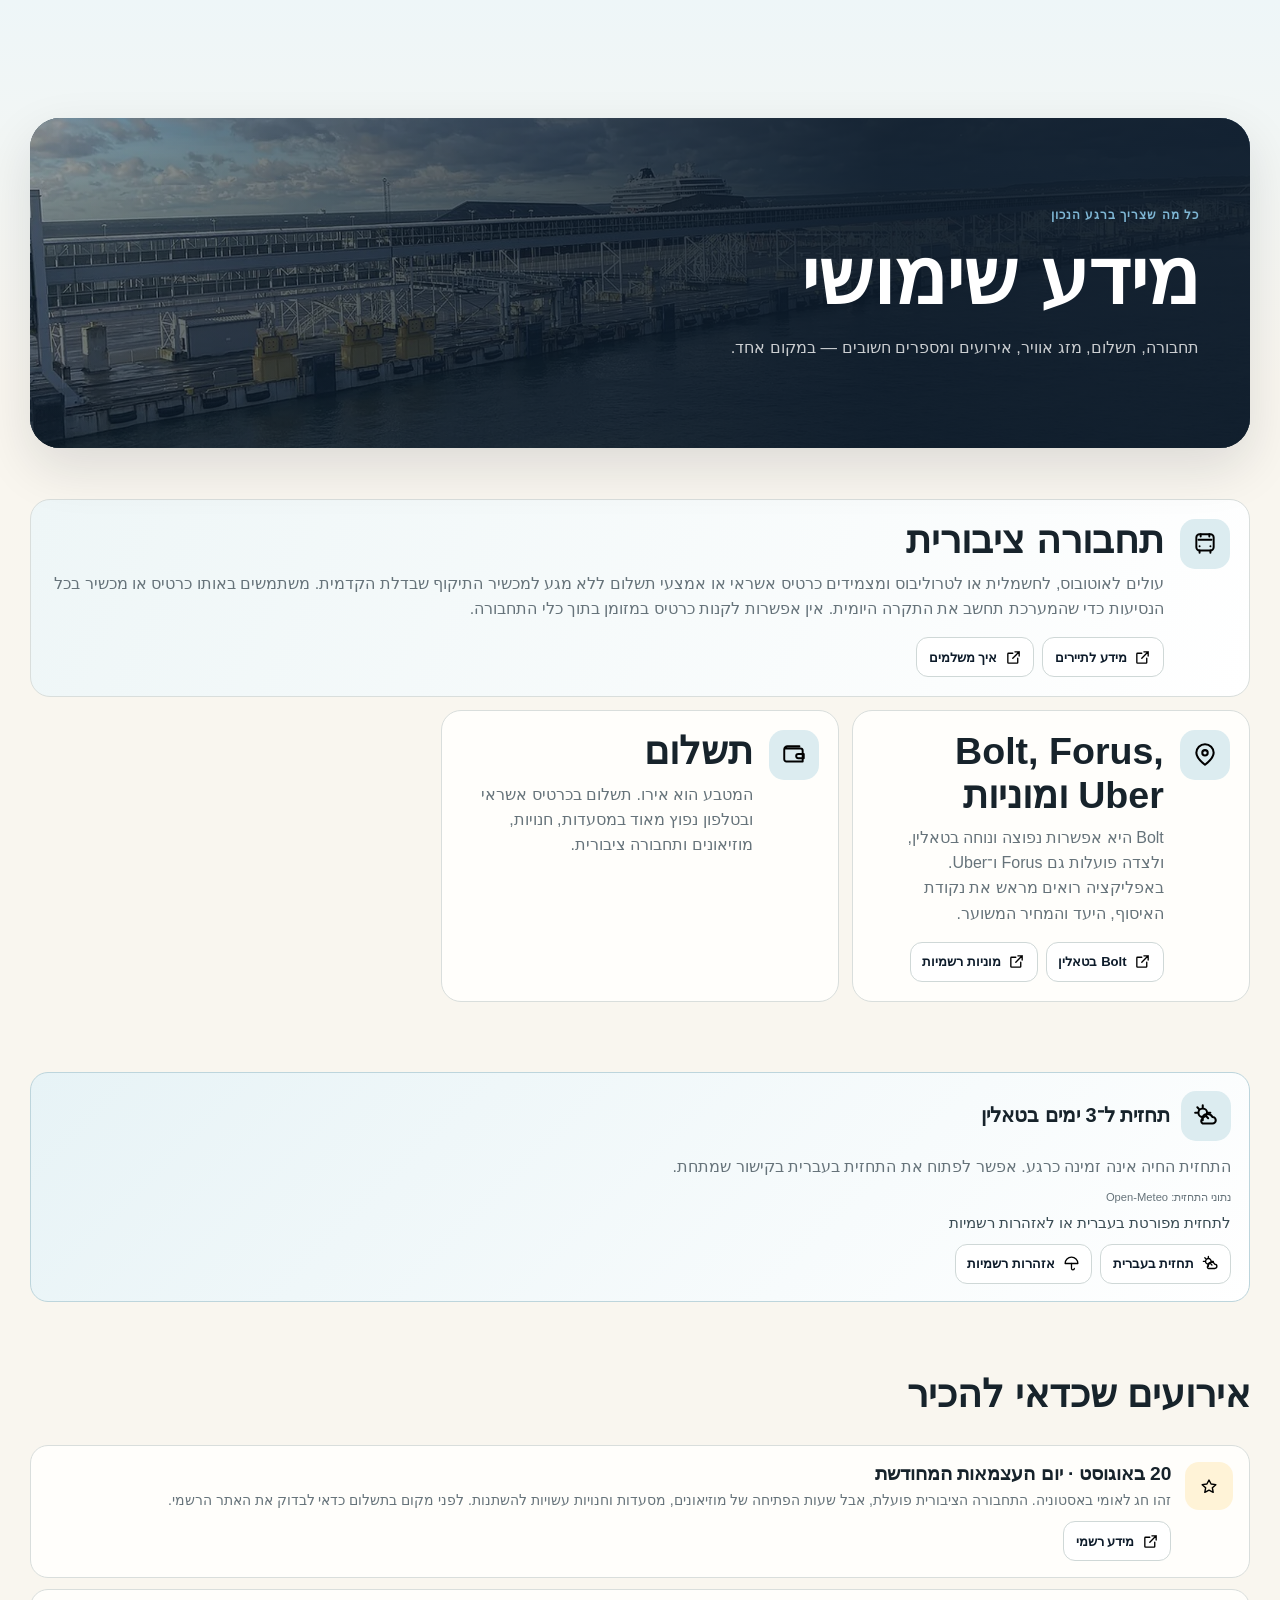
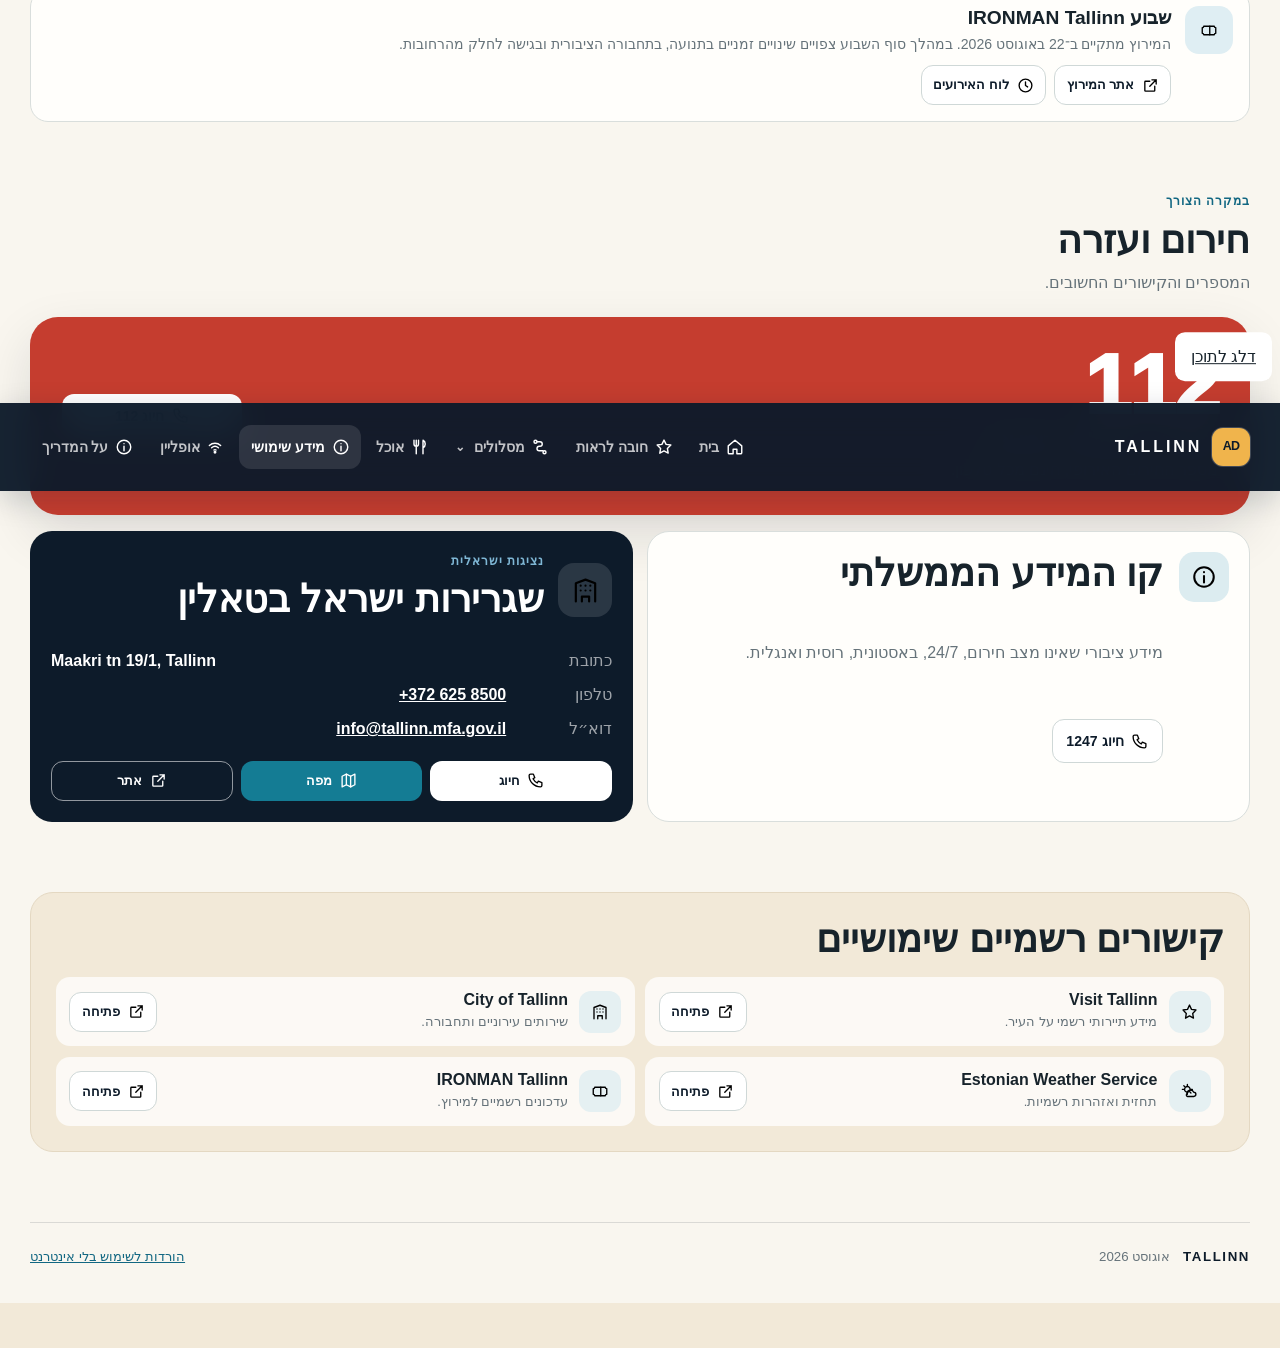
<file: sources.html>
<!doctype html><html lang="he" dir="rtl"><head><meta charset="utf-8"><meta name="viewport" content="width=device-width,initial-scale=1"><meta http-equiv="refresh" content="0; url=essentials.html#official-links"><title>קישורים רשמיים | טאלין</title><link rel="canonical" href="essentials.html#official-links"></head><body><p><a href="essentials.html#official-links">המשך לעמוד קישורים רשמיים</a></p>
<!-- Cloudflare Web Analytics --><script type='module' src='https://static.cloudflareinsights.com/beacon.min.js' data-cf-beacon='{"token": "f7202adf0ae546b29831c4b6bbd35217"}'></script><!-- End Cloudflare Web Analytics -->
</body></html>
</file>
<file: assets/css/styles.css>
:root{--navy:#0D1B2A;--blue:#126782;--sky:#7FB7D5;--sand:#F2E9D8;--paper:#FFFEFB;--stone:#E7E5E2;--coral:#E57373;--amber:#F0B44C;--sage:#7FAE8C;--green:#2E7D5B;--red:#C53D2F;--ink:#17232B;--muted:#66737A;--line:#D9DEDC;--shadow:0 20px 52px rgba(13,27,42,.12);--soft-shadow:0 10px 28px rgba(13,27,42,.08);--radius-xl:32px;--radius-lg:22px;--radius-md:15px;--header-h:88px;--bottom-h:70px}
*{box-sizing:border-box}html{scroll-behavior:smooth;background:var(--sand);scroll-padding-top:88px}body{margin:0;font-family:Arial,"Noto Sans Hebrew",sans-serif;color:var(--ink);background:linear-gradient(180deg,#eef6f8 0,#f9f6ef 380px,#f9f6ef 100%);line-height:1.58;padding-bottom:0}a{color:inherit}img{max-width:100%;display:block}button,input{font:inherit}h1,h2,h3,p{margin-top:0}h1,h2,h3{line-height:1.15}h2{font-size:clamp(1.6rem,3vw,2.35rem);margin-bottom:.5rem}h3{margin-bottom:.4rem}.icon{width:1.1em;height:1.1em;display:inline-block;flex:none}.skip-link{position:fixed;z-index:999;top:8px;right:8px;background:white;padding:.75rem 1rem;border-radius:10px;transform:translateY(-160%)}.skip-link:focus{transform:none}
.site-header{position:fixed;z-index:100;inset:0 0 auto;min-height:var(--header-h);display:flex;align-items:center;justify-content:space-between;gap:1rem;padding:calc(13px + env(safe-area-inset-top)) max(18px,calc((100vw - 1220px)/2)) 13px;color:#fff;background:rgba(13,27,42,.96);backdrop-filter:blur(16px);box-shadow:0 8px 28px rgba(13,27,42,.18);transition:.25s}.site-header.compact{min-height:64px;padding-top:calc(6px + env(safe-area-inset-top));padding-bottom:6px}.brand{display:flex;align-items:center;gap:.75rem;color:white;text-decoration:none}.brand-mark{display:grid;place-items:center;width:48px;height:48px;border-radius:15px;background:var(--amber);color:var(--navy);font-weight:900;letter-spacing:-.07em;transition:.25s}.compact .brand-mark{width:39px;height:39px;border-radius:12px}.brand-copy{display:grid;line-height:1.08}.brand-copy strong{font-family:Georgia,serif;letter-spacing:.16em;font-size:1.05rem}.brand-copy small{font-size:.73rem;opacity:.72;margin-top:.25rem}.compact .brand-copy small{display:none}.site-nav{display:flex;gap:.22rem;align-items:center}.nav-link{display:flex;align-items:center;gap:.42rem;color:rgba(255,255,255,.74);text-decoration:none;padding:.65rem .72rem;border-radius:12px;font-size:.88rem;font-weight:700}.nav-link:hover,.nav-link.active{color:#fff;background:rgba(255,255,255,.11)}.nav-icon{width:18px;height:18px;filter:brightness(0) invert(1)}.menu-button{display:none;width:44px;height:44px;border:0;border-radius:13px;background:rgba(255,255,255,.1);padding:11px;cursor:pointer}.menu-button span{display:block;height:2px;background:white;border-radius:2px;margin:5px 0;transition:.2s}.menu-button.open span:nth-child(1){transform:translateY(7px) rotate(45deg)}.menu-button.open span:nth-child(2){opacity:0}.menu-button.open span:nth-child(3){transform:translateY(-7px) rotate(-45deg)}.menu-backdrop{position:fixed;z-index:89;inset:0;background:rgba(13,27,42,.48);backdrop-filter:blur(2px)}
.page-shell{width:min(1220px,calc(100% - 32px));margin:auto;padding-top:calc(var(--header-h) + 30px)}.section{margin:3.2rem 0 4.4rem}.first-section{margin-top:2.2rem}.section-heading{display:flex;align-items:end;justify-content:space-between;gap:1rem;margin-bottom:1.35rem}.section-heading p{margin:0;color:var(--muted)}.section-kicker,.eyebrow{display:block;color:var(--blue);font-size:.76rem;font-weight:900;letter-spacing:.08em;text-transform:uppercase;margin-bottom:.45rem}.section-kicker.light{color:#cbe7f1}.text-link{color:var(--blue);font-weight:800;text-decoration:none;white-space:nowrap}.text-link:hover{text-decoration:underline}
.btn{display:inline-flex;align-items:center;justify-content:center;gap:.48rem;min-height:46px;padding:.74rem 1rem;border:1px solid transparent;border-radius:14px;text-decoration:none;font-weight:850;cursor:pointer;transition:transform .15s,box-shadow .15s,background .15s}.btn:hover{transform:translateY(-1px)}.btn-primary{background:var(--navy);color:#fff;box-shadow:0 8px 18px rgba(13,27,42,.18)}.btn-secondary{background:white;color:var(--navy);border-color:var(--line)}.btn-map{background:var(--blue);color:#fff}.btn-light{background:#fff;color:var(--navy)}.btn-glass{background:rgba(255,255,255,.13);border-color:rgba(255,255,255,.4);color:#fff;backdrop-filter:blur(8px)}.btn-ghost{background:transparent;color:var(--blue);border-color:#cbd8dc}.btn-outline-light{background:transparent;color:#fff;border-color:rgba(255,255,255,.55)}.btn-primary .icon,.btn-map .icon,.btn-glass .icon,.btn-outline-light .icon{filter:brightness(0) invert(1)}.route-card .meta-chip .icon,.route-cover .meta-chip .icon{filter:brightness(0) invert(1)}.btn-small{min-height:40px;padding:.58rem .85rem;font-size:.87rem}.button-row,.stop-actions{display:flex;flex-wrap:wrap;gap:.65rem}.button-stack{display:grid;gap:.65rem}.button-stack .btn{width:100%}
.home-hero{position:relative;min-height:min(680px,74vh);border-radius:0 0 36px 36px;overflow:hidden;margin-top:calc(-1 * (var(--header-h) + 30px));margin-inline:calc((min(1220px,calc(100vw - 32px)) - 100vw)/2);width:100vw;color:white;display:flex;align-items:flex-end}.home-hero-image{position:absolute;inset:0;width:100%;height:100%;object-fit:cover;object-position:center 72%}.home-hero-overlay{position:absolute;inset:0;background:linear-gradient(90deg,rgba(13,27,42,.12),rgba(13,27,42,.64) 58%,rgba(13,27,42,.92)),linear-gradient(0deg,rgba(13,27,42,.74),transparent 60%)}.home-hero-content{position:relative;z-index:2;width:min(1220px,calc(100% - 34px));margin:0 auto;padding:calc(var(--header-h) + 50px) 0 62px;max-width:700px;margin-right:max(17px,calc((100vw - 1220px)/2))}.personal-pill{display:inline-flex;background:rgba(255,255,255,.16);border:1px solid rgba(255,255,255,.35);border-radius:999px;padding:.38rem .7rem;font-size:.8rem;font-weight:800;backdrop-filter:blur(10px)}.tallinn-lockup{font-family:Georgia,serif;font-size:clamp(3.5rem,10vw,8.5rem);line-height:.88;letter-spacing:.08em;margin:1.2rem 0 .8rem;text-shadow:0 8px 30px rgba(0,0,0,.25)}.home-hero h1{font-size:clamp(2rem,4.4vw,3.4rem);margin:.3rem 0 .75rem}.home-hero p{font-size:clamp(1rem,1.8vw,1.25rem);max-width:620px;color:rgba(255,255,255,.88);margin-bottom:1.35rem}.home-hero .button-row{gap:.75rem}
.decision-grid{display:grid;grid-template-columns:repeat(2,minmax(0,1fr));gap:.85rem}.decision-card{display:grid;grid-template-columns:58px 1fr auto;align-items:center;gap:1rem;padding:1.05rem;background:var(--paper);border:1px solid var(--line);border-radius:19px;text-decoration:none;box-shadow:var(--soft-shadow);transition:.18s}.decision-card:hover{transform:translateY(-2px);box-shadow:var(--shadow)}.decision-card strong{display:block;color:var(--navy);font-size:1.04rem}.decision-card span span,.decision-card div>span{display:block;color:var(--muted);font-size:.9rem}.decision-card>b{background:#edf2f3;color:var(--blue);border-radius:999px;padding:.38rem .62rem;font-size:.78rem}.decision-icon{width:58px;height:58px;border-radius:18px;display:grid;place-items:center;background:var(--sand);color:var(--navy)}.decision-icon .icon{width:29px;height:29px}.decision-icon.castle{background:#f6e4df;color:#9e4a3b}.decision-icon.easy{background:#f9edcc;color:#8c6719}.decision-icon.sea{background:#dbeef4;color:var(--blue)}.decision-icon.rain{background:#e5e9f3;color:#52617e}
.route-card-grid{display:grid;grid-template-columns:repeat(4,minmax(0,1fr));gap:.9rem}.route-card{position:relative;min-height:390px;overflow:hidden;border-radius:24px;color:#fff;text-decoration:none;box-shadow:var(--shadow)}.route-card img{position:absolute;inset:0;width:100%;height:100%;object-fit:cover;transition:transform .45s}.route-card:hover img{transform:scale(1.035)}.route-card-shade{position:absolute;inset:0;background:linear-gradient(0deg,rgba(13,27,42,.94),rgba(13,27,42,.06) 72%)}.route-card-content{position:absolute;inset:auto 0 0;padding:1.2rem}.route-card-content>span{font-family:Georgia,serif;font-size:1.7rem;color:var(--amber)}.route-card-content h3{font-size:1.35rem;margin:.2rem 0}.route-card-content p{font-size:.88rem;color:rgba(255,255,255,.83);min-height:44px}.route-card-content>div{display:flex;flex-wrap:wrap;gap:.38rem}.route-card .meta-chip{background:rgba(255,255,255,.14);border-color:rgba(255,255,255,.25);color:white}.route-card.graphic img{object-fit:cover}
.meta-row{display:flex;flex-wrap:wrap;gap:.45rem;margin:.8rem 0}.meta-chip{display:inline-flex;align-items:center;gap:.33rem;padding:.35rem .56rem;border:1px solid #d7dedd;background:#f8faf9;border-radius:999px;color:#46565d;font-size:.78rem;font-weight:750}.meta-chip .icon{width:15px;height:15px}.feature-banner{display:flex;justify-content:space-between;align-items:center;gap:2rem;padding:2.1rem;border-radius:28px;background:linear-gradient(120deg,var(--navy),#174862);color:white}.feature-banner p{color:rgba(255,255,255,.78);max-width:720px;margin:0}.mini-grid{display:grid;grid-template-columns:repeat(3,1fr);gap:.85rem}.mini-card{display:flex;gap:1rem;align-items:center;padding:1.15rem;border-radius:20px;background:var(--paper);border:1px solid var(--line);text-decoration:none;box-shadow:var(--soft-shadow)}.mini-card p{margin:0;color:var(--muted);font-size:.9rem}.large-icon{width:40px;height:40px;color:var(--blue)}.mini-card.urgent .large-icon{color:var(--red)}
.page-hero{display:grid;grid-template-columns:minmax(0,1.15fr) minmax(300px,.85fr);align-items:stretch;overflow:hidden;border-radius:30px;background:var(--navy);color:white;box-shadow:var(--shadow)}.page-hero.compact{grid-template-columns:1fr}.page-hero-copy{padding:clamp(1.8rem,4vw,3.3rem);align-self:center}.page-hero h1{font-size:clamp(2.5rem,6vw,4.9rem);margin:.25rem 0 .8rem}.page-hero p{max-width:710px;color:rgba(255,255,255,.78);font-size:1.03rem;margin:0}.page-hero-photo{width:100%;height:100%;min-height:330px;object-fit:cover}.page-hero .eyebrow{color:var(--sky)}
.poi-list{display:grid;gap:.8rem}.poi-feature{display:grid;grid-template-columns:82px 1fr;gap:1.1rem;background:var(--paper);border:1px solid var(--line);border-radius:22px;padding:1.15rem;box-shadow:var(--soft-shadow)}.poi-number{display:grid;place-items:center;min-height:110px;border-radius:17px;background:var(--navy);color:var(--amber);font-family:Georgia,serif;font-size:1.65rem}.poi-title-line h2{margin:.3rem 0 .1rem;font-size:1.35rem}.latin-name{color:var(--blue);font-size:.82rem;font-weight:800}.label,.stop-tag{display:inline-flex;border-radius:999px;padding:.23rem .5rem;background:#e9eeee;color:#526066;font-size:.68rem;font-weight:900}.label.must-label,.stop-tag.core{background:#fde5df;color:#9b3f2f}.poi-lead{color:#45545b;margin:.85rem 0}.poi-main>.btn{margin-top:.2rem}.stop-tag.free{background:#e4f1e9;color:#286343}.stop-tag.paid{background:#faedcf;color:#795713}.stop-tag.indoor{background:#e6edf6;color:#3e5c81}.stop-tag.route,.stop-tag.way,.stop-tag.start{background:#dfeff3;color:#215f73}.stop-tag.bonus{background:#f3e8f6;color:#72507e}.stop-tag.finish{background:#e1eee4;color:#2d6840}.stop-tag.weather{background:#e8edf3;color:#52647a}.grid-3{display:grid;grid-template-columns:repeat(3,minmax(0,1fr));gap:.85rem}.info-card{padding:1.2rem;background:var(--paper);border:1px solid var(--line);border-radius:20px}.info-card p{color:var(--muted);margin:0}.card-symbol{display:grid;place-items:center;width:50px;height:50px;border-radius:15px;background:#e1eff2;color:var(--blue);margin-bottom:.8rem}.card-symbol .icon{width:26px;height:26px}.soft-panel{padding:1.55rem;background:var(--sand);border:1px solid #e4d8c2;border-radius:23px}.soft-panel>p{color:var(--muted);margin-bottom:0}.optional-list{display:grid;grid-template-columns:repeat(2,1fr);gap:.65rem;margin-top:1rem}.optional-list a{display:grid;text-decoration:none;background:rgba(255,255,255,.75);border-radius:14px;padding:.85rem}.optional-list strong{color:var(--navy)}.optional-list span{color:var(--muted);font-size:.85rem}
.route-jump{display:grid;grid-template-columns:repeat(4,1fr);gap:.7rem;margin:1.15rem 0 3.4rem}.route-jump a{display:flex;align-items:center;gap:.7rem;text-decoration:none;background:var(--paper);border:1px solid var(--line);border-radius:16px;padding:.8rem}.route-jump b{font-family:Georgia,serif;color:var(--blue);font-size:1.25rem}.route-jump span{font-weight:800}.route-section{margin:0 0 6rem;scroll-margin-top:85px}.route-cover{position:relative;min-height:440px;border-radius:30px;overflow:hidden;color:white;box-shadow:var(--shadow)}.route-cover>img{position:absolute;inset:0;width:100%;height:100%;object-fit:cover}.route-cover-overlay{position:absolute;inset:0;background:linear-gradient(90deg,rgba(13,27,42,.04),rgba(13,27,42,.9) 72%)}.route-cover-copy{position:relative;z-index:2;max-width:630px;padding:2.1rem;min-height:440px;display:flex;flex-direction:column;justify-content:end}.route-number{font-family:Georgia,serif;color:var(--amber);font-size:2.3rem}.route-kicker{font-size:.72rem;letter-spacing:.14em;color:var(--sky);font-weight:900}.route-cover h2{font-size:clamp(2.3rem,5vw,4rem);margin:.25rem 0 .7rem}.route-cover p{color:rgba(255,255,255,.82);font-size:1.02rem}.route-cover .meta-chip{background:rgba(255,255,255,.13);color:#fff;border-color:rgba(255,255,255,.25)}.route-content{display:grid;grid-template-columns:320px minmax(0,1fr);gap:1.1rem;margin-top:1.1rem}.route-summary{position:sticky;top:82px;align-self:start;padding:1.15rem;background:var(--paper);border:1px solid var(--line);border-radius:21px;box-shadow:var(--soft-shadow)}.start-note{display:flex;gap:.75rem;padding:.8rem;background:#eef5f6;border-radius:14px;margin:.8rem 0}.start-note>span{color:var(--blue)}.start-note p{margin:0;font-size:.89rem;color:#44565d}.route-motif{margin-top:1rem;opacity:.72}.route-subheading{display:flex;justify-content:space-between;align-items:center;padding:.6rem .2rem 1rem}.route-subheading>span{font-weight:900;color:var(--navy)}.route-subheading small{color:var(--muted)}.stop-card{background:var(--paper);border:1px solid var(--line);border-radius:18px;margin-bottom:.65rem;overflow:hidden;box-shadow:0 5px 14px rgba(13,27,42,.04)}.stop-card summary{display:grid;grid-template-columns:48px minmax(0,1fr) auto 22px;align-items:center;gap:.8rem;padding:.9rem;cursor:pointer;list-style:none}.stop-card summary::-webkit-details-marker{display:none}.stop-index{display:grid;place-items:center;width:48px;height:48px;border-radius:14px;background:var(--navy);color:var(--amber);font-family:Georgia,serif;font-weight:800}.stop-summary-copy h3{font-size:1.04rem;margin:.25rem 0 .05rem}.stop-summary-copy>span:not(.stop-tag){font-size:.76rem;color:var(--blue);font-weight:750}.stop-time{color:var(--muted);font-size:.75rem;font-weight:750;white-space:nowrap}.summary-chevron .icon{transition:.2s}.stop-card[open] .summary-chevron .icon{transform:rotate(180deg)}.stop-body{padding:0 1rem 1rem;border-top:1px solid #e4e8e6}.stop-lead{color:#45555c;margin:1rem 0}.notice-box{padding:.8rem .9rem;border-right:4px solid var(--amber);background:#fcf6e8;border-radius:10px}.notice-box p{margin:.25rem 0 0;color:#5e5a4a;font-size:.88rem}.next-leg{display:flex;gap:.75rem;padding:.85rem 0;margin-top:.4rem;border-bottom:1px dashed #d4dcda}.next-leg>span{color:var(--blue);padding-top:.2rem}.next-leg p{margin:.2rem 0 0;color:var(--muted);font-size:.87rem}.route-options{margin-top:1.35rem;padding:1rem;border-radius:20px;background:#edf1ef}.route-options>h3{margin-bottom:.8rem}.micro-accordion{background:rgba(255,255,255,.78);border:1px solid #d7dfdb;border-radius:13px;margin:.45rem 0;overflow:hidden}.micro-accordion summary{display:flex;justify-content:space-between;gap:1rem;cursor:pointer;padding:.75rem .85rem}.micro-accordion summary span{color:var(--muted);font-size:.78rem}.micro-accordion>div{padding:0 .85rem .85rem}.micro-accordion p{color:var(--muted);font-size:.88rem}.theme-blue .route-number{color:var(--sky)}.theme-green .route-number{color:#b8d8c0}.theme-charcoal .route-number{color:var(--coral)}
.food-grid{display:grid;grid-template-columns:repeat(2,minmax(0,1fr));gap:.85rem}.food-card{padding:1.25rem;background:var(--paper);border:1px solid var(--line);border-radius:22px;box-shadow:var(--soft-shadow)}.food-card-top{display:flex;justify-content:space-between}.food-number{font-family:Georgia,serif;font-size:1.5rem;color:var(--blue)}.area-pill{background:#edf2f1;border-radius:999px;padding:.3rem .55rem;font-size:.72rem;font-weight:800}.food-card h2{margin:.5rem 0 .05rem;font-size:1.4rem}.food-use{display:block;margin:.85rem 0 .35rem;color:var(--green)}.food-card>p{color:var(--muted)}
.utility-grid{display:grid;grid-template-columns:repeat(3,1fr);gap:.8rem}.utility-card{display:flex;gap:1rem;padding:1.2rem;background:var(--paper);border:1px solid var(--line);border-radius:21px}.utility-card.featured{grid-column:span 3;background:linear-gradient(115deg,#eef6f7,#fff)}.utility-icon{display:grid;place-items:center;flex:0 0 50px;width:50px;height:50px;border-radius:15px;background:#dcecf0;color:var(--blue)}.utility-icon .icon{width:26px;height:26px}.utility-card p{color:var(--muted)}.fact-strip{display:flex;flex-wrap:wrap;gap:.4rem;margin:.8rem 0}.fact-strip span{padding:.32rem .55rem;background:white;border:1px solid var(--line);border-radius:999px;font-size:.75rem;font-weight:750}.alert-panel{display:flex;gap:1rem;padding:1.3rem;border-radius:22px;background:#eef3f2;border:1px solid var(--line)}.alert-panel>span{display:grid;place-items:center;flex:0 0 52px;height:52px;border-radius:16px;background:white;color:var(--blue)}.alert-panel>span .icon{width:27px;height:27px}.alert-panel p{color:var(--muted);margin-bottom:.7rem}.alert-panel.holiday{background:#fff4db;border-color:#eddaa9}.alert-panel.holiday>span{color:#8b6514}.alert-panel.ironman{background:#e7f0f4;border-color:#bfd6e1}.prep-list{list-style:none;padding:0;margin:0;display:grid;gap:.75rem}.prep-list li{display:flex;gap:1rem;padding:1rem;background:var(--paper);border:1px solid var(--line);border-radius:17px}.prep-list li>span{display:grid;place-items:center;flex:0 0 42px;height:42px;border-radius:13px;background:var(--navy);color:var(--amber);font-family:Georgia,serif}.prep-list p{color:var(--muted);margin:.2rem 0 0}
.emergency-hero{display:flex;justify-content:space-between;align-items:center;gap:2rem;padding:2rem;border-radius:28px;background:var(--red);color:white;box-shadow:var(--shadow)}.emergency-hero>div:first-child>span{font-weight:800;opacity:.85}.emergency-hero strong{display:block;font-family:Georgia,serif;font-size:clamp(4rem,12vw,8rem);line-height:.9;margin:.5rem 0}.emergency-hero p{max-width:650px;margin:0;color:rgba(255,255,255,.84)}.emergency-actions{display:grid;gap:.6rem;min-width:180px}.emergency-grid{display:grid;grid-template-columns:repeat(2,1fr);gap:.85rem}.emergency-grid article{padding:1.25rem;border-radius:22px;background:var(--paper);border:1px solid var(--line)}.emergency-grid article>strong{display:block;font-family:Georgia,serif;font-size:2.5rem;color:var(--red);margin:.5rem 0}.emergency-grid p{color:var(--muted)}.embassy-card{padding:1.5rem;border-radius:24px;background:var(--navy);color:white}.emergency-grid article.embassy-card{background:var(--navy);color:white;border-color:transparent}.embassy-card a:not(.btn){color:white}.embassy-title{display:flex;align-items:center;gap:.9rem}.embassy-title>span{display:grid;place-items:center;width:54px;height:54px;border-radius:16px;background:rgba(255,255,255,.12)}.embassy-title .icon{width:29px;height:29px}.embassy-card .section-kicker{color:var(--sky)}.embassy-card dl{display:grid;grid-template-columns:90px 1fr;gap:.55rem 1rem;margin:1.2rem 0}.embassy-card dt{color:rgba(255,255,255,.6)}.embassy-card dd{margin:0;font-weight:800}.checklist{list-style:none;padding:0;margin:1rem 0 0;display:grid;gap:.6rem}.checklist li{display:flex;gap:.6rem}.checklist li:before{content:'✓';display:grid;place-items:center;flex:0 0 24px;height:24px;border-radius:50%;background:#dcece0;color:var(--green);font-weight:900}
.dedication{max-width:820px;margin:auto;text-align:center;padding:2rem;background:var(--paper);border:1px solid var(--line);border-radius:28px;box-shadow:var(--shadow)}.dedication img{max-width:440px;margin:0 auto 1rem}.dedication blockquote{font-family:Georgia,"Noto Serif Hebrew",serif;font-size:clamp(1.25rem,3vw,1.75rem);line-height:1.7;margin:0;color:var(--navy)}.dedication>span{display:block;margin-top:1rem;color:var(--blue);font-weight:800}.how-grid{display:grid;grid-template-columns:repeat(3,1fr);gap:.8rem}.how-grid article{padding:1.2rem;background:var(--paper);border:1px solid var(--line);border-radius:20px}.how-grid b{font-family:Georgia,serif;font-size:1.7rem;color:var(--amber)}.how-grid p{color:var(--muted);margin:0}.offline-steps{display:grid;grid-template-columns:repeat(2,1fr);gap:.8rem}.offline-steps article{display:flex;gap:1rem;padding:1.2rem;background:var(--paper);border:1px solid var(--line);border-radius:20px}.offline-steps article>span{display:grid;place-items:center;flex:0 0 50px;height:50px;border-radius:15px;background:var(--navy);color:var(--amber);font-family:Georgia,serif;font-size:1.35rem}.offline-steps p{color:var(--muted);margin:0}.sources-grid{display:grid;grid-template-columns:repeat(2,1fr);gap:.85rem}.sources-grid article{padding:1.3rem;background:var(--paper);border:1px solid var(--line);border-radius:22px}.sources-grid li{margin:.55rem 0;color:var(--muted)}.sources-grid a{color:var(--blue)}.credits strong{color:var(--ink)}.not-found{text-align:center;min-height:60vh;display:grid;place-items:center;align-content:center}.not-found .tallinn-lockup{color:var(--navy);text-shadow:none}.not-found p{color:var(--muted)}
.site-footer{width:min(1220px,calc(100% - 32px));margin:3rem auto 0;padding:1.5rem 0 2.2rem;border-top:1px solid rgba(13,27,42,.13);display:flex;justify-content:space-between;align-items:center;gap:1rem;color:var(--muted);font-size:.83rem}.site-footer>div:first-child{display:flex;gap:.7rem;align-items:center}.site-footer strong{font-family:Georgia,serif;letter-spacing:.12em;color:var(--navy)}.footer-links{display:flex;gap:1rem}.footer-links a{color:var(--blue)}.bottom-bar{display:none;position:fixed;z-index:95;inset:auto 0 0;height:calc(var(--bottom-h) + env(safe-area-inset-bottom));padding-bottom:env(safe-area-inset-bottom);background:rgba(255,254,251,.97);border-top:1px solid var(--line);box-shadow:0 -8px 26px rgba(13,27,42,.09)}.bottom-action{flex:1;border:0;background:transparent;color:var(--muted);text-decoration:none;display:grid;place-items:center;align-content:center;gap:2px;font-size:.69rem;cursor:pointer}.bottom-action.active{color:var(--blue);font-weight:900}.bottom-icon{width:22px;height:22px}.toast{position:fixed;z-index:160;left:50%;bottom:calc(var(--bottom-h) + 18px);transform:translate(-50%,28px);opacity:0;background:var(--navy);color:white;padding:.7rem 1rem;border-radius:12px;transition:.2s;pointer-events:none}.toast.show{opacity:1;transform:translate(-50%,0)}
@media(max-width:1050px){.menu-button{display:block}.site-nav{position:fixed;z-index:90;top:calc(72px + env(safe-area-inset-top));right:14px;left:14px;display:grid;gap:.25rem;padding:.65rem;background:var(--navy);border:1px solid rgba(255,255,255,.12);border-radius:18px;box-shadow:var(--shadow);transform:translateY(-15px) scale(.98);opacity:0;pointer-events:none;transition:.2s}.site-nav.open{transform:none;opacity:1;pointer-events:auto}.nav-link{padding:.82rem .9rem}.route-card-grid{grid-template-columns:repeat(2,1fr)}.route-card{min-height:360px}.utility-grid{grid-template-columns:repeat(2,1fr)}.utility-card.featured{grid-column:span 2}.route-content{grid-template-columns:1fr}.route-summary{position:static}.route-summary .button-stack{grid-template-columns:repeat(2,1fr)}.route-summary .button-stack>a:first-child{grid-column:span 2}.route-motif{max-width:500px}.bottom-bar{display:flex}body{padding-bottom:calc(var(--bottom-h) + env(safe-area-inset-bottom))}}
@media(max-width:720px){:root{--header-h:76px}.site-header{padding-inline:13px}.brand-mark{width:43px;height:43px}.brand-copy strong{font-size:.92rem}.page-shell{width:min(100% - 22px,1220px);padding-top:calc(var(--header-h) + 18px)}.home-hero{min-height:640px;margin-top:calc(-1 * (var(--header-h) + 18px));margin-inline:-11px;width:100vw;border-radius:0 0 28px 28px}.home-hero-overlay{background:linear-gradient(0deg,rgba(13,27,42,.95),rgba(13,27,42,.18) 82%)}.home-hero-content{padding-bottom:38px;margin:0 16px;align-self:end}.tallinn-lockup{font-size:3.65rem}.home-hero p{font-size:.98rem}.home-hero .button-row .btn{flex:1 1 145px}.section{margin:2.4rem 0 3.2rem}.section-heading{align-items:start;flex-direction:column}.decision-grid,.route-card-grid,.grid-3,.mini-grid,.food-grid,.utility-grid,.emergency-grid,.how-grid,.offline-steps,.sources-grid{grid-template-columns:1fr}.decision-card{grid-template-columns:52px 1fr}.decision-card>b{display:none}.decision-icon{width:52px;height:52px}.route-card{min-height:330px}.feature-banner{align-items:flex-start;flex-direction:column;padding:1.45rem}.page-hero{grid-template-columns:1fr;border-radius:23px}.page-hero-copy{padding:1.5rem}.page-hero h1{font-size:2.45rem}.page-hero-photo{min-height:210px}.poi-feature{grid-template-columns:56px 1fr;padding:.85rem}.poi-number{min-height:70px;font-size:1.2rem}.optional-list{grid-template-columns:1fr}.route-jump{display:flex;overflow:auto;gap:.5rem;margin-bottom:2.6rem}.route-jump a{white-space:nowrap;flex:0 0 auto}.route-cover{min-height:500px;border-radius:24px}.route-cover-overlay{background:linear-gradient(0deg,rgba(13,27,42,.96),rgba(13,27,42,.12) 78%)}.route-cover-copy{min-height:500px;padding:1.3rem}.route-cover h2{font-size:2.5rem}.route-summary .button-stack{grid-template-columns:1fr}.route-summary .button-stack>a:first-child{grid-column:auto}.stop-card summary{grid-template-columns:42px minmax(0,1fr) 20px;gap:.65rem;padding:.8rem}.stop-index{width:42px;height:42px}.stop-index{grid-column:1;grid-row:1 / span 2}.stop-summary-copy{grid-column:2;grid-row:1}.stop-time{display:block;grid-column:2;grid-row:2;justify-self:start;margin-top:.15rem}.summary-chevron{grid-column:3;grid-row:1 / span 2}.route-subheading{align-items:flex-start;flex-direction:column}.micro-accordion summary{align-items:flex-start;flex-direction:column;gap:.2rem}.utility-card.featured{grid-column:auto}.utility-card{align-items:flex-start}.alert-panel{flex-direction:column}.emergency-hero{align-items:stretch;flex-direction:column;padding:1.4rem}.emergency-actions{grid-template-columns:1fr 1fr}.embassy-card dl{grid-template-columns:1fr}.embassy-card dt{margin-top:.5rem}.site-footer{align-items:flex-start;flex-direction:column;padding-bottom:1.4rem}.footer-links{flex-wrap:wrap}.site-footer>div:first-child{align-items:flex-start;flex-direction:column}.bottom-action:nth-last-child(2){display:none}}
@media(max-width:390px){.brand-copy small{display:none}.home-hero-content{margin-inline:14px}.tallinn-lockup{font-size:3.1rem}.route-cover h2{font-size:2.2rem}.poi-feature{grid-template-columns:1fr}.poi-number{width:52px}.emergency-actions{grid-template-columns:1fr}}
@media(prefers-reduced-motion:reduce){html{scroll-behavior:auto}*,*:before,*:after{transition:none!important;animation:none!important}}
@media print{.site-header,.bottom-bar,.menu-backdrop,.site-footer,.button-row,.stop-actions,.button-stack,.route-jump{display:none!important}body{background:white;padding:0}.page-shell{width:100%;padding:0}.home-hero{margin:0;width:100%;min-height:400px}.route-section,.poi-feature,.food-card{break-inside:avoid}.stop-card:not([open]) .stop-body{display:block}}

/* Earlier refinements retained by the R4 system */
.brand{gap:0}.brand-copy strong{font-family:inherit;font-size:1.08rem;letter-spacing:.18em}.home-hero-content{max-width:690px}.home-hero-content .tallinn-lockup{margin-bottom:.8rem}.home-hero-content>p{font-size:clamp(1.08rem,2vw,1.35rem);max-width:620px}.home-hero .button-row .btn{min-width:180px}.route-card:not(.graphic)>img{transition:transform .45s}.route-card:hover>img{transform:scale(1.045)}
.route-jump a{align-items:flex-start}.route-jump-copy{display:grid}.route-jump-copy strong{font-weight:900}.route-jump-copy small{color:var(--muted);font-size:.74rem;margin-top:.18rem;white-space:normal}.sticky-route-label{position:sticky;top:72px;z-index:4;margin:-1rem -1rem 1rem;padding:.68rem 1rem;background:var(--navy);color:white;border-radius:20px 20px 0 0;font-weight:900}.route-toggle-controls{display:flex;flex-wrap:wrap;gap:.45rem}.route-toggle{border:1px solid var(--line);background:white;color:var(--blue);border-radius:999px;padding:.45rem .72rem;font:inherit;font-size:.78rem;font-weight:850;cursor:pointer}.route-toggle:hover{background:#eef5f6}.micro-accordion summary{position:relative;padding-left:2.5rem}.micro-accordion summary::after{content:'⌄';position:absolute;left:.85rem;top:.72rem;color:var(--blue);font-weight:900;transition:.2s}.micro-accordion[open] summary::after{transform:rotate(180deg)}
.route-label{background:#dfeff3;color:#215f73}.food-type{display:block;color:var(--green);font-size:.84rem;font-weight:850;margin-top:.35rem}.food-card .area-pill{max-width:58%;text-align:center}.food-card .button-row{margin-top:1rem}.clean-note{font-family:inherit}.clean-note p{font-family:inherit}.download-grid{display:grid;grid-template-columns:repeat(2,minmax(0,1fr));gap:.85rem}.download-card{position:relative;padding:1.3rem;background:var(--paper);border:1px solid var(--line);border-radius:22px;box-shadow:var(--soft-shadow)}.download-card>span{font-family:Georgia,serif;color:var(--blue);font-size:1.35rem}.download-card h2{margin:.4rem 0}.download-card p{color:var(--muted);min-height:2.8em}.error-page{min-height:calc(100vh - 220px);display:grid;place-content:center;justify-items:center;text-align:center;padding:3rem 1rem}.error-code{font-family:Georgia,serif;font-size:clamp(5rem,18vw,11rem);line-height:.9;color:var(--amber);text-shadow:0 8px 0 var(--navy)}.error-page h1{font-size:clamp(2rem,5vw,4rem);margin:1.2rem 0 .5rem}.error-page p{color:var(--muted);font-size:1.1rem}.error-page .button-row{justify-content:center;margin-top:1rem}.poi-main .button-row{margin-top:.9rem}.emergency-hero{margin-bottom:1rem}.site-footer strong{font-family:inherit}.site-footer>div:first-child{gap:.8rem}
@media(max-width:720px){.brand-copy strong{font-size:.96rem}.route-jump a{min-width:180px}.sticky-route-label{position:static;margin:-1rem -1rem 1rem}.route-toggle-controls{width:100%}.route-toggle{flex:1}.download-grid{grid-template-columns:1fr}.download-card p{min-height:0}.food-card .area-pill{max-width:64%}.home-hero .button-row .btn{min-width:0}}

/* R4 mobile-first design system */
:root{
  --control-h:44px;
  --control-radius:12px;
  --card-radius:20px;
  --space-1:.35rem;
  --space-2:.65rem;
  --space-3:1rem;
  --space-4:1.35rem;
  --map:#147c94;
  --focus:#f6c65e;
}

html{overflow-x:clip;scroll-padding-top:calc(var(--header-h) + 10px)}
body{overflow-x:clip}
:where(a,button,summary):focus-visible{outline:3px solid var(--focus);outline-offset:3px}
.brand{gap:.62rem}
.brand-mark{width:38px;height:38px;border-radius:11px;font-size:.78rem;letter-spacing:-.05em;box-shadow:0 0 0 1px rgba(255,255,255,.2)}
.compact .brand-mark{width:34px;height:34px;border-radius:10px}
.brand-copy strong{font-size:1rem}

.btn{
  min-height:var(--control-h);
  padding:.62rem .86rem;
  border-radius:var(--control-radius);
  font-size:.88rem;
  line-height:1.15;
  white-space:nowrap;
  box-shadow:none;
}
.btn-small{min-height:40px;padding:.54rem .72rem;font-size:.82rem}
.btn-primary{background:var(--navy);color:#fff;box-shadow:0 6px 14px rgba(13,27,42,.13)}
.btn-secondary{background:#fff;color:var(--navy);border-color:#cfd8d7}
.btn-map{background:var(--map);color:#fff}
.btn-ghost,.route-toggle{background:transparent;color:var(--blue);border:1px solid #bfd0d4}
.btn .icon{width:17px;height:17px}
.btn-map .icon,.btn-primary .icon{filter:brightness(0) invert(1)}
.button-row,.stop-actions{gap:.5rem}

.nav-menu-group{position:relative}
.nav-menu-group>summary{list-style:none;cursor:pointer}
.nav-menu-group>summary::-webkit-details-marker{display:none}
.nav-menu-group.active>summary{color:#fff;background:rgba(255,255,255,.11)}
.nav-menu-group>summary::after{content:'⌄';font-size:.75rem;margin-inline-start:.1rem;transition:transform .18s}
.nav-menu-group[open]>summary::after{transform:rotate(180deg)}
.nav-submenu{position:absolute;top:calc(100% + .45rem);right:0;min-width:220px;padding:.48rem;border:1px solid rgba(255,255,255,.13);border-radius:15px;background:var(--navy);box-shadow:var(--shadow)}
.nav-submenu a{display:flex;align-items:center;gap:.58rem;padding:.62rem .7rem;border-radius:10px;color:rgba(255,255,255,.78);text-decoration:none;font-size:.84rem;font-weight:750}
.nav-submenu a:hover{background:rgba(255,255,255,.1);color:#fff}
.nav-submenu b{display:grid;place-items:center;flex:0 0 28px;height:28px;border-radius:8px;background:rgba(240,180,76,.16);color:var(--amber);font-size:.75rem}

.home-hero{width:100%;margin-inline:0;min-height:min(610px,72vh);border-radius:0 0 30px 30px}
.home-hero-image{object-position:center 58%}
.home-hero-overlay{background:linear-gradient(90deg,rgba(13,27,42,.08),rgba(13,27,42,.55) 54%,rgba(13,27,42,.9)),linear-gradient(0deg,rgba(13,27,42,.68),transparent 62%)}
.home-hero-content{margin-right:clamp(18px,5vw,62px);padding-bottom:48px}
.home-hero .button-row{flex-wrap:nowrap}
.home-hero .button-row .btn{min-width:0}
.route-card-content>span{display:inline-grid;place-items:center;width:46px;height:38px;border-radius:11px;background:rgba(13,27,42,.78);color:var(--amber);font-size:1.25rem}

.visual-hero{position:relative;min-height:330px;grid-template-columns:1fr;isolation:isolate;background:#0d2737}
.visual-hero::before{content:'';position:absolute;inset:0;z-index:-2;background-position:center;background-size:cover}
.visual-hero::after{content:'';position:absolute;inset:0;z-index:-1;background:linear-gradient(90deg,rgba(13,27,42,.4),rgba(13,27,42,.92) 70%),linear-gradient(0deg,rgba(13,27,42,.42),transparent)}
.visual-hero .page-hero-copy{max-width:760px}
.visual-hero.hero-must::before{background-image:url('../images/old-town-1600.webp');background-position:center 54%}
.visual-hero.hero-food::before{background-image:url('../images/noblessner-1600.webp');background-position:center 58%}
.visual-hero.hero-useful::before{background-image:url('../images/cruise-terminal-1600.webp');background-position:center 54%}
.visual-hero.hero-offline::before{background-image:url('../images/seaplane-1600.webp');background-position:center 48%}
.visual-hero.hero-about::before{background-image:url('../images/kadriorg-1600.webp');background-position:center 55%}

.route-jump a{min-width:0;align-items:center;transition:transform .15s,border-color .15s}
.route-jump a:hover{transform:translateY(-1px);border-color:#adc4c9}
.route-jump b{display:grid;place-items:center;flex:0 0 40px;height:40px;border-radius:11px;background:var(--navy);color:var(--amber);font-size:1rem}
.route-section{scroll-margin-top:calc(var(--header-h) + 12px)}
.route-cover{min-height:400px}
.route-cover-copy{min-height:400px}
.route-number{display:grid;place-items:center;width:70px;height:58px;border-radius:15px;background:rgba(13,27,42,.78);color:var(--amber);font-size:1.85rem;line-height:1}
.theme-blue .route-number,.theme-green .route-number,.theme-charcoal .route-number{color:var(--amber)}
.route-context-label{
  position:sticky;
  top:calc(var(--header-h) + env(safe-area-inset-top));
  z-index:84;
  width:max-content;
  max-width:calc(100% - 24px);
  margin:-1px auto 0;
  padding:.58rem .9rem;
  border-radius:0 0 13px 13px;
  box-shadow:0 7px 18px rgba(13,27,42,.15);
  font-size:.83rem;
  text-align:center;
}
.route-content{margin-top:.75rem}
.route-summary{top:calc(var(--header-h) + 12px)}
.route-summary>.sticky-route-label{display:none}
.route-summary .button-stack{gap:.5rem}
.route-summary .button-stack .btn{justify-content:flex-start;text-align:right;white-space:normal}
.route-toggle-controls{gap:.35rem}
.route-toggle{min-height:36px;padding:.38rem .62rem;border-radius:10px;font-size:.75rem}
.route-toggle:hover{background:#eef5f6}
.stop-card{scroll-margin-top:calc(var(--header-h) + 58px);border-radius:16px}
.stop-card>summary{min-height:72px}
.stop-body{padding:0 .9rem .9rem}
.stop-actions{display:grid;grid-template-columns:repeat(2,minmax(0,1fr));margin-top:.8rem}
.stop-actions .btn{width:100%;min-width:0}
.stop-actions .btn:only-child{grid-column:1/-1}
.place-address{display:flex;align-items:flex-start;gap:.38rem;margin:.7rem 0;color:#4f6067;font-size:.8rem;font-weight:750;direction:ltr;text-align:left}
.place-address .icon{margin-top:.15rem;color:var(--blue)}
.place-more{margin:.75rem 0;border:1px solid #d7e0de;border-radius:12px;background:#f8faf9;overflow:hidden}
.stop-card .place-more>summary{display:flex;grid-template-columns:none;justify-content:space-between;min-height:0;padding:.68rem .78rem;color:var(--blue);font-size:.82rem;font-weight:850;cursor:pointer;list-style:none}
.stop-card .place-more>summary::after{content:'+';font-size:1rem;line-height:1}
.stop-card .place-more[open]>summary::after{content:'−'}
.place-more>p{margin:0;padding:0 .78rem .75rem;color:#4f5e64;font-size:.86rem}
.route-decision{display:grid;grid-template-columns:42px minmax(0,1fr);gap:.75rem;margin:.75rem 0;padding:.85rem;border:1px solid #cbdde1;border-radius:15px;background:#eef7f8}
.route-decision>span{display:grid;place-items:center;width:42px;height:42px;border-radius:12px;background:#fff;color:var(--blue)}
.route-decision h3{margin:.05rem 0 .2rem;font-size:1rem}
.route-decision p{margin:0 0 .55rem;color:var(--muted);font-size:.84rem}
.route-options{padding:.9rem}
.micro-accordion>div .button-row{margin-top:.6rem}

.poi-feature,.food-card,.utility-card,.info-card,.download-card{border-radius:var(--card-radius)}
.poi-number{position:relative;min-height:96px}
.poi-number::after{content:'עדיפות';position:absolute;bottom:.55rem;font-family:Arial,sans-serif;font-size:.57rem;letter-spacing:.04em;color:rgba(255,255,255,.7)}
.poi-address{display:flex;align-items:center;gap:.35rem;margin:.55rem 0;color:var(--muted);font-size:.8rem;font-weight:750;direction:ltr;text-align:left}
.poi-address .icon{width:15px;height:15px}
.poi-feature .button-row{display:grid;grid-template-columns:repeat(3,minmax(0,1fr));margin-top:.8rem}
.poi-feature .button-row .btn{min-width:0}
.more-place{padding:1rem;border:1px solid var(--line);border-radius:16px;background:rgba(255,255,255,.78)}
.more-place h3{margin:.1rem 0 .25rem}
.more-place p{margin:0;color:var(--muted);font-size:.88rem}
.more-place .button-row{margin-top:.65rem}

.food-section+.food-section{margin-top:3.2rem}
.food-card{display:flex;flex-direction:column;padding:1.1rem}
.food-card-top{justify-content:flex-start;min-height:28px}
.food-card h2{margin:.5rem 0 .05rem}
.food-card>p{margin-bottom:.5rem}
.food-card .place-address{margin:.35rem 0 .6rem}
.food-card .button-row{display:grid;grid-template-columns:repeat(3,minmax(0,1fr));margin-top:auto}
.food-card .button-row .btn{min-width:0;padding-inline:.45rem}
.food-card .area-pill{max-width:100%;text-align:right}

.weather-panel{padding:1.1rem;border:1px solid #bdd5dc;border-radius:18px;background:linear-gradient(135deg,#e7f3f6,#fff)}
.weather-panel-header{display:flex;align-items:center;gap:.7rem;margin-bottom:.8rem}
.weather-panel-header .utility-icon{margin:0}
.weather-panel-header h2{font-size:1.25rem;margin:0}
.weather-panel-header p{margin:0;color:var(--muted);font-size:.82rem}
.weather-forecast{display:grid;grid-template-columns:repeat(3,minmax(0,1fr));gap:.55rem}
.weather-forecast article{display:grid;gap:.15rem;padding:.7rem;border:1px solid rgba(18,103,130,.12);border-radius:13px;background:rgba(255,255,255,.82);text-align:center}
.weather-forecast article>span,.weather-forecast article>small{color:var(--muted);font-size:.72rem}
.weather-forecast article>b{font-size:1.05rem;color:var(--navy)}
.weather-fallback{grid-template-columns:1fr}
.weather-fallback p{margin:0;color:var(--muted)}
.weather-source{margin:.65rem 0 0;color:var(--muted);font-size:.7rem}
.event-card{display:grid;grid-template-columns:48px minmax(0,1fr);gap:.85rem;padding:1rem;border-radius:18px;border:1px solid var(--line);background:var(--paper)}
.event-card+.event-card{margin-top:.7rem}
.event-card>span{display:grid;place-items:center;width:48px;height:48px;border-radius:14px;background:#fff3d7;color:#8b6514}
.event-card.ironman>span{background:#dfeef3;color:var(--blue)}
.event-card h2{font-size:1.2rem;margin:.05rem 0 .25rem}
.event-card p{margin:0 0 .6rem;color:var(--muted);font-size:.88rem}
.emergency-card .utility-icon{margin-bottom:.6rem}
.embassy-card .button-row{display:grid;grid-template-columns:repeat(3,minmax(0,1fr))}
.embassy-card .button-row .btn{min-width:0;padding-inline:.42rem}
.official-link-list{display:grid;grid-template-columns:repeat(2,minmax(0,1fr));gap:.65rem;margin-top:1rem}
.official-link-item{display:grid;grid-template-columns:42px minmax(0,1fr) auto;align-items:center;gap:.7rem;padding:.85rem;border-radius:14px;background:rgba(255,255,255,.75)}
.official-link-item>span{display:grid;place-items:center;width:42px;height:42px;border-radius:12px;background:#e5f0f2;color:var(--blue)}
.official-link-item h3{margin:0 0 .15rem;font-size:1rem}
.official-link-item p{margin:0;color:var(--muted);font-size:.8rem}

.offline-map-card{display:grid;grid-template-columns:54px minmax(0,1fr);gap:1rem;align-items:center}
.offline-map-card>span{display:grid;place-items:center;width:54px;height:54px;border-radius:16px;background:#dcecf0;color:var(--blue)}
.about-card{max-width:820px;margin:auto;padding:clamp(1.4rem,4vw,2.4rem);border:1px solid var(--line);border-radius:26px;background:var(--paper);box-shadow:var(--soft-shadow);text-align:center}
.about-card p{font-size:clamp(1.05rem,2vw,1.28rem);color:#405158}
.about-card .about-signoff{display:block;margin-top:1.2rem;color:var(--blue);font-weight:850;letter-spacing:.08em}

@media(max-width:1050px){
  .site-nav{max-height:calc(100vh - 96px);overflow-y:auto}
  .nav-menu-group{display:grid}
  .nav-menu-group>summary{padding:.82rem .9rem}
  .nav-submenu{position:static;min-width:0;margin:.15rem .45rem .45rem;padding:.35rem;border-radius:12px;background:rgba(255,255,255,.06);box-shadow:none}
  .nav-submenu a{padding:.58rem .7rem}
}

@media(max-width:720px){
  .page-shell{width:min(100% - 24px,1220px)}
  .home-hero{width:100%;min-height:520px;margin-inline:0;margin-top:calc(-1 * (var(--header-h) + 18px));border-radius:0 0 24px 24px}
  .home-hero-image{object-position:44% 45%}
  .home-hero-overlay{background:linear-gradient(0deg,rgba(13,27,42,.96),rgba(13,27,42,.24) 75%)}
  .home-hero-content{width:calc(100% - 28px);margin:0 14px;padding:calc(var(--header-h) + 30px) 0 28px}
  .tallinn-lockup{font-size:3.35rem;margin-bottom:.45rem}
  .home-hero h1{font-size:1.85rem}
  .home-hero-content>p{font-size:.94rem;margin-bottom:1rem}
  .home-hero .button-row{gap:.45rem}
  .home-hero .button-row .btn{flex:1 1 0;padding-inline:.48rem;font-size:.78rem}
  .home-hero .button-row .btn .icon{width:15px;height:15px}
  .visual-hero{min-height:280px;border-radius:22px}
  .visual-hero::after{background:linear-gradient(0deg,rgba(13,27,42,.94),rgba(13,27,42,.3) 80%)}
  .visual-hero .page-hero-copy{align-self:end;padding:1.35rem}
  .visual-hero h1{font-size:2.35rem}
  .route-jump{display:grid;grid-template-columns:repeat(2,minmax(0,1fr));overflow:visible;gap:.55rem;margin-bottom:2.6rem}
  .route-jump a{min-width:0;padding:.65rem;white-space:normal}
  .route-jump b{flex-basis:34px;width:34px;height:34px}
  .route-jump-copy small{font-size:.68rem;line-height:1.25}
  .route-cover,.route-cover-copy{min-height:390px}
  .route-cover-copy{padding:1.15rem}
  .route-number{width:58px;height:48px;font-size:1.5rem}
  .route-cover h2{font-size:2.2rem}
  .route-context-label{position:sticky;margin:-1px auto 0}
  .route-summary .button-stack{grid-template-columns:1fr}
  .route-summary .button-stack>a:first-child{grid-column:auto}
  .stop-card>summary{grid-template-columns:42px minmax(0,1fr) 20px;padding:.72rem}
  .stop-body{padding-inline:.78rem}
  .notice-box{padding:.68rem .75rem}
  .next-leg{padding:.72rem 0}
  .route-toggle{flex:0 1 auto}
  .poi-feature{grid-template-columns:52px minmax(0,1fr)}
  .poi-number{width:52px;min-height:72px}
  .poi-feature .button-row{grid-column:1/-1}
  .food-card .button-row,.poi-feature .button-row{gap:.35rem}
  .food-card .button-row .btn,.poi-feature .button-row .btn{font-size:.75rem;padding-inline:.35rem}
  .weather-forecast{gap:.35rem}
  .weather-forecast article{padding:.55rem .3rem}
  .official-link-list{grid-template-columns:1fr}
  .official-link-item{grid-template-columns:38px minmax(0,1fr)}
  .official-link-item>span{width:38px;height:38px}
  .official-link-item .btn{grid-column:2;justify-self:start}
  .embassy-card .button-row{gap:.35rem}
  .embassy-card .button-row .btn{font-size:.75rem}
}

@media(max-width:390px){
  .brand-mark{width:34px;height:34px}
  .brand-copy strong{font-size:.9rem}
  .tallinn-lockup{font-size:3rem}
  .stop-actions{gap:.35rem}
  .stop-actions .btn{font-size:.77rem;padding-inline:.4rem}
  .poi-feature{grid-template-columns:1fr}
  .poi-number{width:50px}
  .poi-feature .button-row{grid-column:auto}
}

html,body{max-width:100%;overflow-x:hidden;overflow-x:clip}
.bottom-bar{display:none!important}
.toast{bottom:max(18px,calc(env(safe-area-inset-bottom) + 12px))}

.floating-control{
  position:fixed;
  z-index:94;
  left:max(14px,env(safe-area-inset-left));
  display:inline-flex;
  align-items:center;
  justify-content:center;
  min-width:46px;
  height:46px;
  padding:0;
  border:1px solid rgba(255,255,255,.28);
  border-radius:50%;
  background:rgba(13,27,42,.94);
  color:#fff;
  box-shadow:0 8px 22px rgba(13,27,42,.22);
  backdrop-filter:blur(12px);
  cursor:pointer;
}
.floating-control .icon{width:20px;height:20px;filter:brightness(0) invert(1)}
.back-to-top{
  bottom:max(16px,calc(env(safe-area-inset-bottom) + 12px));
  opacity:0;
  transform:translateY(10px);
  pointer-events:none;
  transition:opacity .18s,transform .18s;
}
.back-to-top.visible{opacity:1;transform:none;pointer-events:auto}
.route-orientation{
  bottom:max(72px,calc(env(safe-area-inset-bottom) + 68px));
  overflow:hidden;
  gap:.48rem;
  width:46px;
  max-width:min(250px,calc(100vw - 28px));
  transition:width .2s,border-radius .2s,padding .2s;
}
.route-orientation[hidden]{display:none}
.route-orientation-number{flex:0 0 auto;font-weight:950;letter-spacing:.02em}
.route-orientation-label{display:none;overflow:hidden;text-overflow:ellipsis;white-space:nowrap;font-size:.76rem;font-weight:850}
.route-orientation.expanded{width:auto;padding:0 .8rem;border-radius:15px}
.route-orientation.expanded .route-orientation-label{display:inline}

.home-hero-image{object-position:center 54%}
.home-hero-overlay{background:linear-gradient(90deg,rgba(13,27,42,.91),rgba(13,27,42,.37) 49%,rgba(13,27,42,.08) 72%),linear-gradient(0deg,rgba(13,27,42,.52),transparent 68%)}
.home-hero-content{margin-right:auto;margin-left:max(18px,calc((100vw - 1220px)/2));max-width:650px;text-align:right}
.hero-kicker{display:inline-flex;align-items:center;gap:.4rem;margin-bottom:1rem;padding:.36rem .68rem;border:1px solid rgba(255,255,255,.34);border-radius:999px;background:rgba(13,27,42,.28);font-size:.75rem;font-weight:900;letter-spacing:.05em;backdrop-filter:blur(8px)}

.route-context-label,.route-toggle-controls{display:none!important}
.route-section,.stop-card{scroll-margin-top:calc(var(--header-h) + 14px)}
.stop-card>summary{grid-template-columns:minmax(0,1fr) 42px;gap:.65rem;min-height:0;padding:.82rem .88rem}
.stop-summary-copy{min-width:0;display:grid;justify-items:start}
.stop-tag-row{display:flex;flex-wrap:wrap;gap:.32rem;margin-bottom:.48rem}
.stop-visit-line{display:flex;align-items:center;gap:.58rem;margin-bottom:.42rem;color:var(--muted)}
.stop-visit-line .stop-index{width:38px;height:32px;border-radius:10px;font-size:.83rem}
.stop-visit-line .stop-time{font-size:.76rem;white-space:normal}
.stop-summary-copy h3{margin:.04rem 0 .12rem;font-size:1.08rem}
.stop-summary-copy>span[dir="ltr"]{max-width:100%;font-size:.78rem;overflow-wrap:anywhere}
.stop-summary-address{max-width:100%;margin:.38rem 0 0;font-size:.76rem;overflow-wrap:anywhere}
.summary-chevron{display:grid;place-items:center;width:38px;height:38px;border:1px solid #cbd7d8;border-radius:12px;background:#eef5f6;color:var(--blue)}
.summary-chevron .icon{width:21px;height:21px}
.stop-card[open] .summary-chevron{background:#dfeef2}
.stop-body{padding-top:.88rem}
.stop-lead{margin:0 0 .75rem}
.practical-actions{margin:.65rem 0 .78rem}
.notice-box{margin:0}
.place-more{margin:.72rem 0}
.next-leg{display:block;margin:.15rem 0 0;padding:.78rem 0 0;border-top:1px dashed #d4dcda;border-bottom:0}
.next-leg p{margin:.2rem 0 0}

.poi-number::after{display:none}
.md-section{margin-top:1rem}
.md-heading{display:flex;align-items:center;gap:.65rem;margin-bottom:1rem}
.md-heading h2{margin:0}
.md-badge{display:inline-grid;place-items:center;min-width:42px;height:32px;padding:0 .55rem;border-radius:10px;background:#fff1cf;color:#71510f;font-size:.76rem;font-weight:950;letter-spacing:.08em}
.md-picks{display:grid;grid-template-columns:repeat(2,minmax(0,1fr));gap:.8rem}
.md-pick{position:relative;padding:1.15rem;border:1px solid #e0bd72;border-right:4px solid var(--amber);border-radius:18px;background:linear-gradient(135deg,#fffaf0,#fff);box-shadow:var(--soft-shadow)}
.md-pick h3{margin:.5rem 0 .1rem;font-size:1.25rem}
.md-pick .label{background:#f8e8c4;color:#745718}
.md-pick>p{margin:.7rem 0;color:var(--muted)}
.md-pick .place-address{margin:.5rem 0 .75rem}
.more-place .button-row{display:flex;align-items:center;gap:.45rem}
.more-place .btn{display:inline-flex;white-space:nowrap}

.food-card .button-row{grid-template-columns:repeat(auto-fit,minmax(112px,1fr))}
.weather-links-intro{margin:.28rem 0 .55rem;color:#394b53;font-size:.92rem}
.emergency-number{display:block!important;margin:0 0 .25rem;font-family:Georgia,serif;font-size:clamp(5.8rem,18vw,10rem);font-weight:950!important;line-height:.78;letter-spacing:-.04em;opacity:1!important;text-shadow:0 4px 0 rgba(0,0,0,.12)}
.emergency-card{display:grid;grid-template-columns:50px minmax(0,1fr);column-gap:1rem;align-items:start}
.emergency-card .utility-icon{grid-column:1;grid-row:1 / span 3;margin:0}
.emergency-card h2,.emergency-card p,.emergency-card>.btn{grid-column:2}
.emergency-card>.btn{justify-self:start}

@media(max-width:1050px){body{padding-bottom:0}}
@media(max-width:720px){
  .home-hero{min-height:560px}
  .home-hero-image{object-position:68% center}
  .home-hero-overlay{background:linear-gradient(0deg,rgba(13,27,42,.96),rgba(13,27,42,.22) 76%),linear-gradient(90deg,rgba(13,27,42,.42),transparent 70%)}
  .home-hero-content{margin:0 14px;padding-bottom:30px;max-width:none}
  .hero-kicker{margin-bottom:.65rem}
  .stop-card>summary{grid-template-columns:minmax(0,1fr) 40px;padding:.74rem}
  .summary-chevron{width:38px;height:38px}
  .md-picks{grid-template-columns:1fr}
  .more-place .button-row{display:grid;grid-template-columns:repeat(2,minmax(0,1fr))}
  .more-place .btn{min-width:0}
  .emergency-card{grid-template-columns:44px minmax(0,1fr);column-gap:.8rem}
  .emergency-card .utility-icon{width:44px;height:44px}
}
@media(max-width:390px){
  .floating-control{left:max(10px,env(safe-area-inset-left));min-width:44px;height:44px}
  .route-orientation{width:44px}
  .stop-card>summary{grid-template-columns:minmax(0,1fr) 38px;gap:.45rem}
}


/* Final mobile verification corrections — minimal overrides only */
.hero-kicker{display:none!important}

/* Route summary: neutralize legacy mobile grid placements that conflict with the approved hierarchy. */
.stop-card>summary>.stop-summary-copy,
.stop-card>summary>.summary-chevron{grid-column:auto!important;grid-row:auto!important}
.stop-card>summary>.stop-summary-copy{width:100%;min-width:0}
.stop-card>summary>.summary-chevron{justify-self:end;align-self:center}
.stop-card .place-more>summary:focus-visible{outline:2px solid var(--focus);outline-offset:-3px;border-radius:10px}

/* Food: 3 actions stay on one row; 2-action cards stay on two equal columns. */
.food-card .button-row{grid-template-columns:repeat(3,minmax(0,1fr))!important}
.food-card .button-row:has(> :nth-child(2):last-child){grid-template-columns:repeat(2,minmax(0,1fr))!important}
.food-card .button-row .btn{min-width:0;padding-inline:.28rem;font-size:.72rem;white-space:nowrap}
.food-card .button-row .icon{width:15px;height:15px}

/* Must-see numbers: compact mobile badge rather than a tall standalone block. */
@media(max-width:720px){
  .poi-feature{grid-template-columns:52px minmax(0,1fr)!important}
  .poi-number{width:52px!important;height:52px!important;min-height:52px!important;align-self:start;border-radius:14px}
  .poi-feature .button-row{grid-column:1/-1!important}
}
@media(max-width:390px){
  .poi-feature{grid-template-columns:52px minmax(0,1fr)!important}
  .poi-number{width:52px!important;height:52px!important;min-height:52px!important}
}

/* 112 stays prominent while using the site's normal sans-serif typography. */
.emergency-number{font-family:inherit!important;font-size:clamp(3.25rem,14vw,5.2rem)!important;line-height:.9!important;letter-spacing:-.02em!important;text-shadow:none!important;margin:0 0 .35rem!important}

@media(max-width:390px){
  .stop-card>summary{grid-template-columns:minmax(0,1fr) 38px!important}
  .stop-card>summary>.stop-summary-copy{grid-column:1!important;grid-row:1!important}
  .stop-card>summary>.summary-chevron{grid-column:2!important;grid-row:1!important}
}

/* Final verification patch: optional Must-see cards inherit a white anchor background from .optional-list a.
   Restore intentional button styling so Map is visible on mobile and desktop. */
.optional-list .more-place .button-row a.btn{
  display:inline-flex;
  align-items:center;
  justify-content:center;
  min-height:40px;
  padding:.54rem .72rem;
  border-radius:14px;
  text-decoration:none;
  font-weight:850;
}
.optional-list .more-place .button-row a.btn-map{
  background:var(--map)!important;
  color:#fff!important;
  border-color:transparent!important;
}
.optional-list .more-place .button-row a.btn-map .icon{
  filter:brightness(0) invert(1)!important;
}
.optional-list .more-place .button-row a.btn-secondary{
  background:#fff!important;
  color:var(--navy)!important;
  border-color:#cfd8d7!important;
}
</file>
